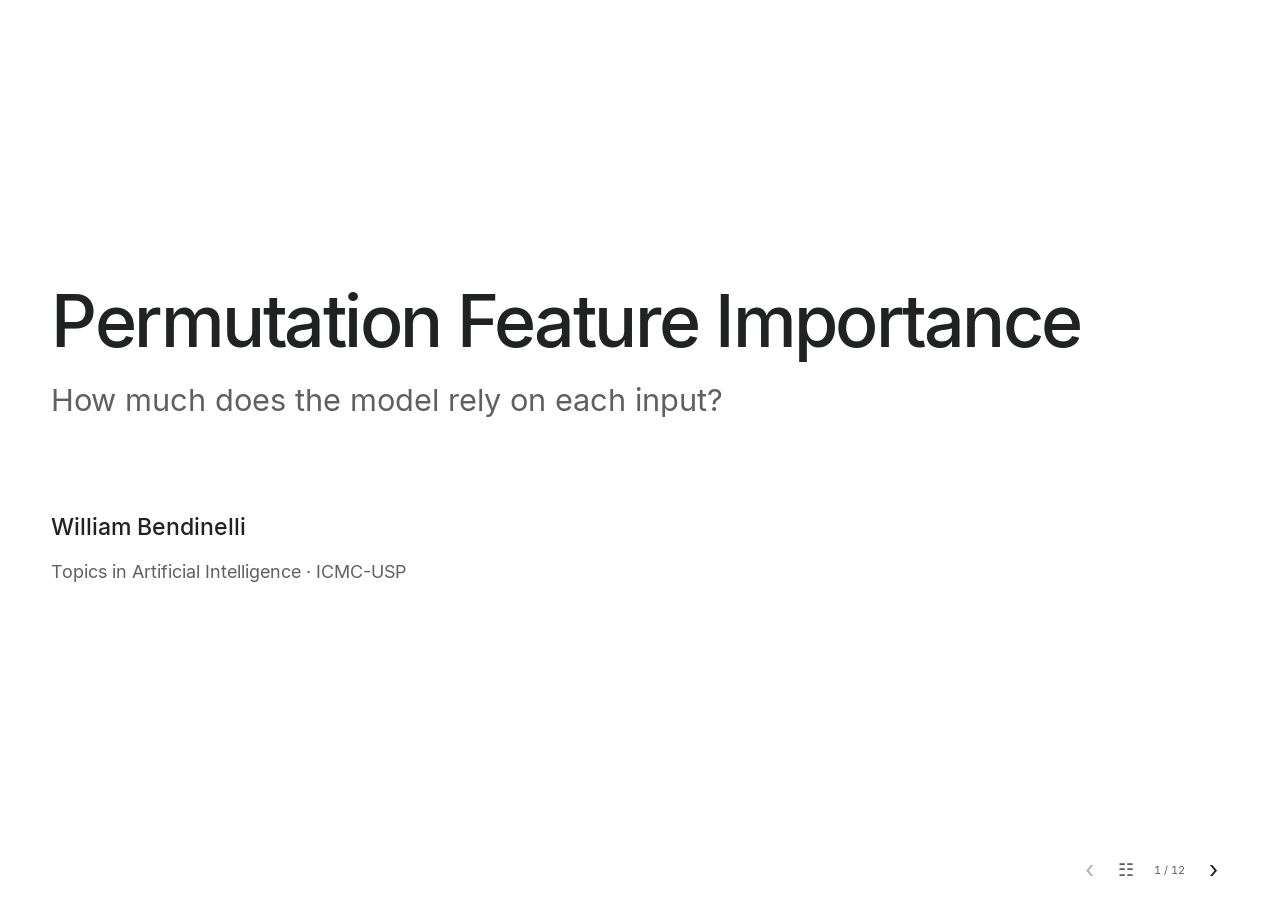
<file: modules/00-dataset/lecture/pfi-interactive/index.html>
<!doctype html>
<html lang="en"><head><meta charset="utf-8"><meta name="viewport" content="width=device-width,initial-scale=1"><title>PFI lesson has moved</title></head><body><p>The lesson now belongs to <a id="lesson" href="../../../10-pfi/lecture/pfi-interactive/index.html">module 10 · Permutation Feature Importance</a>.</p><script>const destination=new URL('../../../10-pfi/lecture/pfi-interactive/index.html',location.href);destination.hash=location.hash;document.getElementById('lesson').href=destination.href;location.replace(destination.href);</script></body></html>
</file>
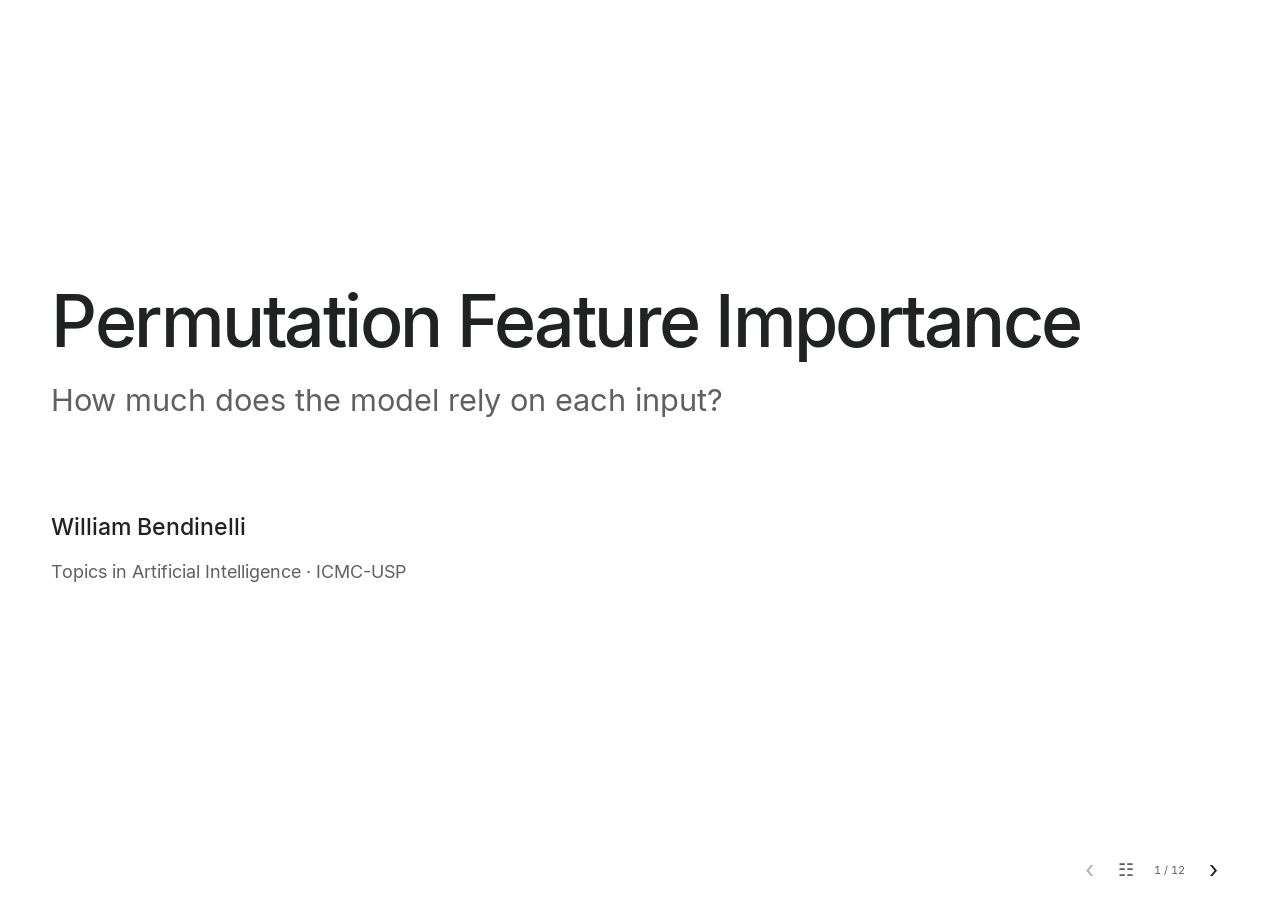
<file: modules/06-pfi/lecture/pfi-interactive/index.html>
<!doctype html>
<html lang="en">
<head><meta charset="utf-8"><meta name="viewport" content="width=device-width,initial-scale=1"><title>Permutation Feature Importance · A guided lecture</title><link rel="stylesheet" href="lecture.css?v=20261017-age-subgroups-v1"><link rel="stylesheet" href="pfi-example.css?v=20261017-final-review-v2"><script src="pfi-example.js?v=20261017-final-review-v2" defer></script><link rel="stylesheet" href="sequence.css?v=20261017-age-subgroups-v1"><script src="sequence.js?v=20261017-code-condensed-v1" defer></script><link rel="stylesheet" href="study.css?v=20261017-aligned-grid-v1"><script src="visual-aids.js?v=20261017-age-subgroups-v1" defer></script><script src="srag-compact.js?v=20261017-final-review-v2" defer></script><script src="theory-compact.js?v=20261017-final-review-v2" defer></script><script src="subgroup-pfi.js?v=20261017-age-subgroups-v1" defer></script><script src="age-subgroup-pfi.js?v=20261017-clean-closing-v1" defer></script><script src="study.js?v=20261017-readable-links-v1" defer></script><script src="lecture.js?v=20261017-readable-links-v1" defer></script><link rel="stylesheet" href="presentation-grid.css?v=20261017-footer-flow-v1"><link rel="stylesheet" href="visual-aids.css?v=20261017-age-subgroups-v1"><link rel="stylesheet" href="real-records.css?v=20261017-age-subgroups-v1"><link rel="stylesheet" href="navigation.css?v=20261017-stable-frame-v2"><link rel="stylesheet" href="subgroup-pfi.css?v=20261017-aligned-grid-v1"><link rel="stylesheet" href="age-subgroup-pfi.css?v=20261017-aligned-grid-v1"></head>
<body>
<main id="lecture">
<article id="context-slide" class="context-slide" aria-labelledby="lecture-title">
<div class="title-group"><h1 id="lecture-title">Permutation Feature Importance</h1><h2>Where does PFI fit?</h2></div>
<div id="map" class="molnar-map" role="group" aria-label="A route through Molnar’s classification of interpretation methods, not the steps of the PFI algorithm.">
<section class="molnar-taxonomy" aria-label="Interpretability categories">
<p class="molnar-eyebrow">Interpretability · our route</p>
<div class="molnar-route">
<button id="node-posthoc" class="molnar-node" data-concept="posthoc" type="button" aria-pressed="false"><span class="molnar-dot" aria-hidden="true"></span><span><strong>Post-hoc</strong><span class="molnar-description">After model training</span></span></button>
<button id="node-agnostic" class="molnar-node" data-concept="agnostic" type="button" aria-pressed="false"><span class="molnar-dot" aria-hidden="true"></span><span><strong>Model-agnostic</strong><span class="molnar-description">No model internals required</span></span></button>
<button id="node-global" class="molnar-node" data-concept="global" type="button" aria-pressed="false"><span class="molnar-dot" aria-hidden="true"></span><span><strong>Global</strong><span class="molnar-description">Across evaluation data</span></span></button>
<button id="node-importance" class="molnar-node" data-concept="importance" type="button" aria-pressed="false"><span class="molnar-dot" aria-hidden="true"></span><span><strong>Feature importance</strong><span class="molnar-description">Rank features by a stated definition</span></span></button>
</div>
</section>
<button id="node-pfi" class="molnar-node molnar-destination" data-concept="pfi" type="button" aria-pressed="false"><span class="molnar-eyebrow">Our focus</span><strong>Permutation<br>Feature Importance</strong><span class="molnar-description">Change in prediction error<br>after a shuffle.</span></button>
</div>
<div class="map-bottom"><p id="concept-caption" aria-live="polite">Molnar’s taxonomy locates the method; this is not the PFI algorithm.</p></div>
</article>
<article id="mechanism-slide" class="context-slide experiment-slide" hidden aria-labelledby="mechanism-title">
<div class="title-group"><h1 id="mechanism-title">The permutation experiment</h1><h2>Shuffle one input. Evaluate the same model.</h2></div>
<div class="experiment-layout">
<section class="column-scene" aria-labelledby="column-title">
<div class="scene-heading"><h3 id="column-title">Eight displayed SRAG rows</h3><div class="scene-motion"><p id="shuffle-state" class="sr-only" aria-live="polite">Original age column</p><label><span class="sr-only">Variable to shuffle</span><select id="mechanism-feature"><option value="0">Age</option><option value="1">Low oxygen</option></select></label><button id="motion-pause" aria-pressed="false">Pause</button><button id="motion-step">Next step ›</button></div></div>
<div class="patient-table-wrap"><div id="age-layer" class="age-layer" aria-hidden="true"></div><table class="patient-table"><caption class="sr-only">Eight receiver records from the first recorded full-test shuffle. Values can arrive from other test rows. Restore original inputs before each variable.</caption><thead><tr><th scope="col">Row</th><th scope="col" class="age-heading" title="Elapsed days from birth to symptom onset, converted to years">Age<br><small>years</small></th><th scope="col">Low oxygen</th><th scope="col">Observed<br>outcome</th><th scope="col">Original<br><small>p(death)</small></th><th scope="col">After shuffle<br><small>p(death)</small></th></tr></thead><tbody id="patient-rows"></tbody></table></div>
<p class="scene-note">Real receiver records; shuffled input combinations are artificial. ✓ / × at cutoff 0.50.</p>
</section>
<section class="experiment-reading" aria-labelledby="experiment-phase">
<p class="small-label">One column at a time</p><h3 id="experiment-phase" aria-live="polite">Evaluate the original inputs</h3>
<div class="model-flow"><span class="flow-label" id="model-input">Original inputs</span><span class="flow-line" aria-hidden="true"></span><div class="fixed-model"><strong>Same trained model</strong><span>XGBoost · parameters fixed</span></div><span class="flow-line" aria-hidden="true"></span><span class="flow-label">Compare predictions with the same outcomes</span></div>
<div class="error-comparison" id="error-comparison"><p class="small-label">Full temporal test · mean of 50 shuffles</p><div id="error-bars"></div><p id="error-impact" class="error-impact"></p><p class="error-caption">The original error is the reference. The second error follows the age permutation.</p></div>
<p id="demo-global-reading" class="demo-global-reading">The next slide uses the full temporal test.</p><button class="text-button" id="logloss-open" aria-haspopup="dialog">What is log loss? ↗</button>
</section>
</div>
<details class="experiment-details"><summary>Teaching subset and measured results</summary><div id="mechanism-scope-values"></div></details>
<div class="map-bottom"><p id="experiment-caption" aria-live="polite">The model, records and outcomes stay fixed. Only the age values move between rows.</p></div>
</article>
<article id="results-slide" class="context-slide results-slide" hidden aria-labelledby="results-title">
<div class="title-group"><h1 id="results-title">From error to importance</h1><h2>Permutation Feature Importance in our SRAG model</h2></div>
<div class="results-layout">
<section class="ranking-panel" aria-labelledby="ranking-title"><div class="ranking-heading"><div><h3 id="ranking-title">Most important inputs</h3></div><label class="scale-choice">Scale<select id="error-scale"><option value="difference">Difference</option><option value="ratio">Ratio</option></select></label></div>
<figure class="ranking-figure"><div class="chart-container"><div id="ranking-chart" aria-label="SRAG permutation importance chart"></div><div id="chart-tooltip" role="tooltip" hidden></div></div><p class="chart-motion-note"><span id="chart-state" aria-live="polite">Building the ranking…</span><button id="ranking-pause" class="text-button" aria-pressed="false">Pause</button><button id="ranking-replay" class="text-button">Replay ↻</button></p><figcaption id="ranking-caption">Same model and records in every permutation.</figcaption></figure>
</section>
<section class="theory-panel" aria-labelledby="theory-title"><p class="small-label">Molnar · the same experiment</p><h3 id="theory-title">How much did the error change?</h3>
<div class="formula-reading" data-scale="difference"><h4>Difference</h4><div class="formula" aria-label="Permutation importance equals permuted error minus original error"><img src="figures/equation-difference.svg" alt="FI sub j equals permuted error minus original error"></div><p>Extra error in the metric’s own units.<br><strong>0 means no change.</strong></p></div>
<div class="formula-reading" data-scale="ratio"><h4>Ratio</h4><div class="formula" aria-label="Permutation importance equals permuted error divided by original error"><img src="figures/equation-ratio.svg" alt="FI sub j equals permuted error divided by original error"></div><p>Error as a multiple of the original.<br><strong>1 means no change.</strong><br>Above 1: more error. Below 1: less error.</p></div>
<div class="age-result"><h4 id="feature-result-title">Age in the SRAG experiment</h4><dl class="error-values"><dt>Original log loss</dt><dd id="age-before"></dd><dt>After permutation, mean</dt><dd id="age-after"></dd></dl><p id="age-importance" class="age-importance"></p><p class="age-interpretation" id="age-interpretation"></p></div>
</section>
</div>
<div class="map-bottom"><p><span id="scale-explanation">Difference: the extra log loss error. Zero means no change.</span> The ranking stays the same because every feature shares the same original error.</p></div>
<details class="experiment-details"><summary>Study details and numerical evidence</summary><p id="study-details"></p><p>The whiskers show variation across column shuffles, conditional on this fitted model and evaluation set. They are not population confidence intervals. Log loss averages the negative natural logarithm of the probability assigned to the observed outcome.</p><p><a href="method.html#evidence" target="_blank" rel="noreferrer">Cross-slide aggregate evidence ↗</a></p><p>This is permutation importance for predictive performance. It does not establish a causal effect of a variable on death. Ratios below 1 are possible when shuffling reduces the error; 1 is a reference, not a lower bound. The top-ranked features shown here all increase mean error.</p><p><a href="method.html#protocol" target="_blank" rel="noreferrer">Technical sheet ↗</a> · <a href="method.html#evidence" target="_blank" rel="noreferrer">Aggregate evidence · PFI trace ↗</a> · <a href="https://christophm.github.io/interpretable-ml-book/feature-importance.html" target="_blank" rel="noreferrer">Molnar: difference and ratio ↗</a></p></details>
</article>
<article id="bridge-slide" class="context-slide sequence-slide" hidden aria-labelledby="bridge-title">
<div class="title-group"><h1 id="bridge-title"></h1><h2 id="bridge-subtitle"></h2></div>
<div id="bridge-content" class="bridge-content"></div>
<p id="bridge-takeaway" class="sequence-takeaway"></p>
<p class="molnar-note"><a href="https://christophm.github.io/interpretable-ml-book/feature-importance.html" target="_blank" rel="noreferrer">Molnar’s interpretation ↗</a><span id="bridge-molnar"></span></p>
<details class="sequence-notes"><summary>Why this slide is here</summary><div id="bridge-notes"></div></details>
</article>
<article id="walkthrough-slide" class="context-slide sequence-slide" hidden aria-labelledby="walkthrough-title">
<div class="title-group"><h1 id="walkthrough-title"></h1><h2 id="walkthrough-subtitle"></h2></div>
<div class="walkthrough-layout"><section class="code-panel" aria-label="Python walkthrough"><header><span>Python excerpt</span><span id="code-step-label"></span></header><div id="walkthrough-code"></div><a href="method.html#algorithm" target="_blank" rel="noreferrer">Algorithm and reproduction guide ↗</a></section><section id="code-reading" class="code-reading" aria-label="Recorded SRAG execution"></section></div>
<p id="walkthrough-caption" class="sequence-takeaway"></p>
<p class="molnar-note"><a href="https://christophm.github.io/interpretable-ml-book/feature-importance.html" target="_blank" rel="noreferrer">Molnar’s interpretation ↗</a><span id="code-molnar"></span></p>
<details class="sequence-notes"><summary>Connection to Raschka and numerical evidence</summary><p id="code-source-note"></p><p>The motion replays the recorded Python results. Each full-test shuffle uses the same fitted model, outcomes and evaluation rows. The table displays eight receiver rows from recorded full-test shuffle 1; the charts summarize all repeated full-test evaluations.</p><p><a href="method.html#evidence" target="_blank" rel="noreferrer">Aggregate evidence · PFI trace ↗</a> · <a href="method.html#protocol" target="_blank" rel="noreferrer">Technical sheet ↗</a></p></details>
</article>
<article id="study-slide" class="context-slide study-slide" hidden aria-labelledby="study-title">
<div class="title-group"><p id="study-kicker" class="study-kicker"></p><h1 id="study-title"></h1><h2 id="study-subtitle"></h2></div>
<div id="study-content" class="study-content"></div>
<p id="study-takeaway" class="sequence-takeaway"></p>
<details class="sequence-notes"><summary>Method, sources and teaching notes</summary><div id="study-notes"></div></details>
</article>
<footer class="lecture-footer"><nav class="slide-controls" aria-label="Slide navigation"><button id="previous" aria-label="Previous slide" disabled>‹</button><label><span class="sr-only">Choose slide</span><select id="select"></select></label><span id="position" aria-live="polite">1 / 12</span><button id="next" aria-label="Next slide">›</button></nav></footer>
</main>
<dialog id="logloss-dialog" aria-labelledby="logloss-title"><div class="dialog-heading"><p class="small-label">Reading the error</p><button id="logloss-close" aria-label="Close log loss explanation">Close ×</button></div><h2 id="logloss-title">A probability can be more or less wrong.</h2><p>Read the outcome: <strong>0 = survived; 1 = died.</strong> If the person died, use p(death). If the person survived, use 1 − p(death). This is the probability assigned to what happened. Its negative natural logarithm is the penalty; average the penalties across records.</p><img class="logloss-equation" src="figures/equation-logloss.svg" alt="Log loss equals minus the mean of y times the natural logarithm of p plus one minus y times the natural logarithm of one minus p"><div id="logloss-example"></div><p class="dialog-note">The example uses one displayed row from shuffle 1. The chart and ranking summarize the full temporal test across repeated shuffles. Log loss evaluates probability predictions; lower is better. ln denotes the natural logarithm. It is not a pure calibration statistic. Displayed values are rounded; calculations retain full precision.</p></dialog>
<span id="status" class="sr-only" role="status" aria-live="polite"></span>
</body>
</html>
</file>
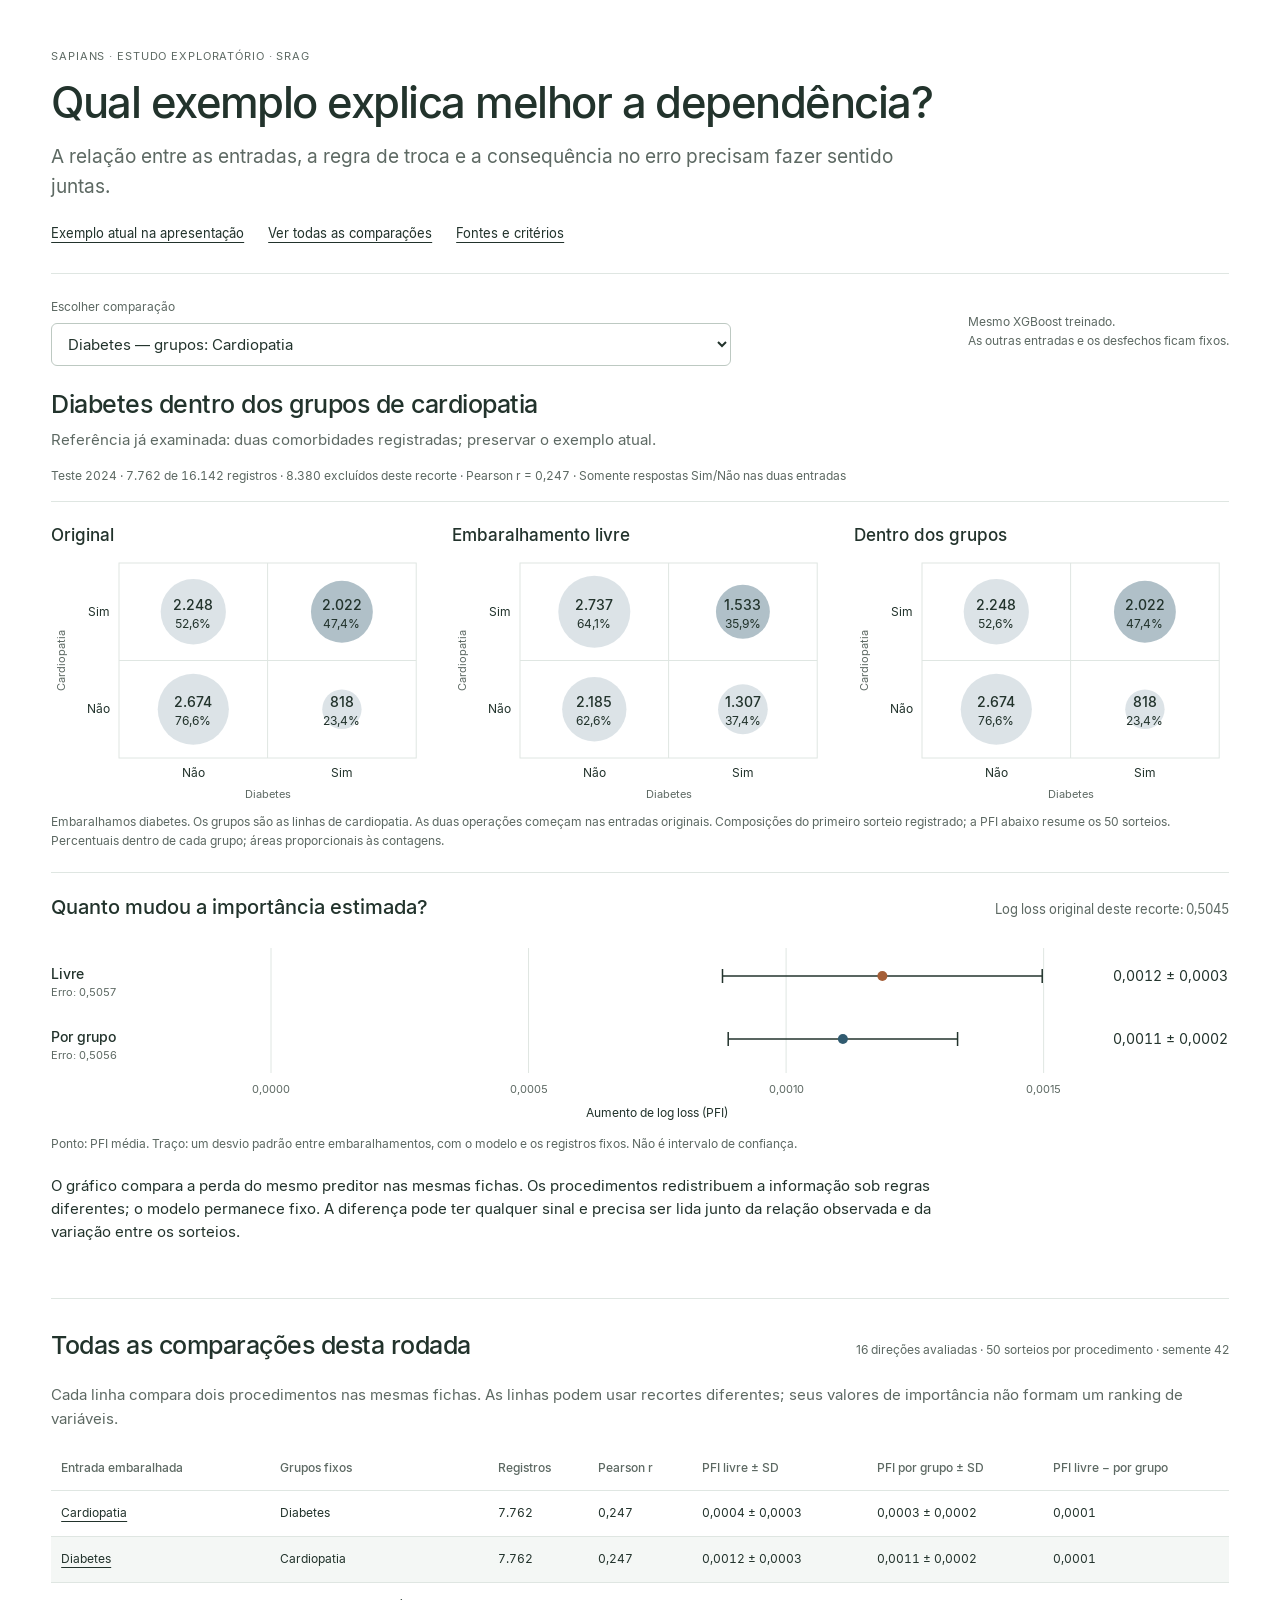
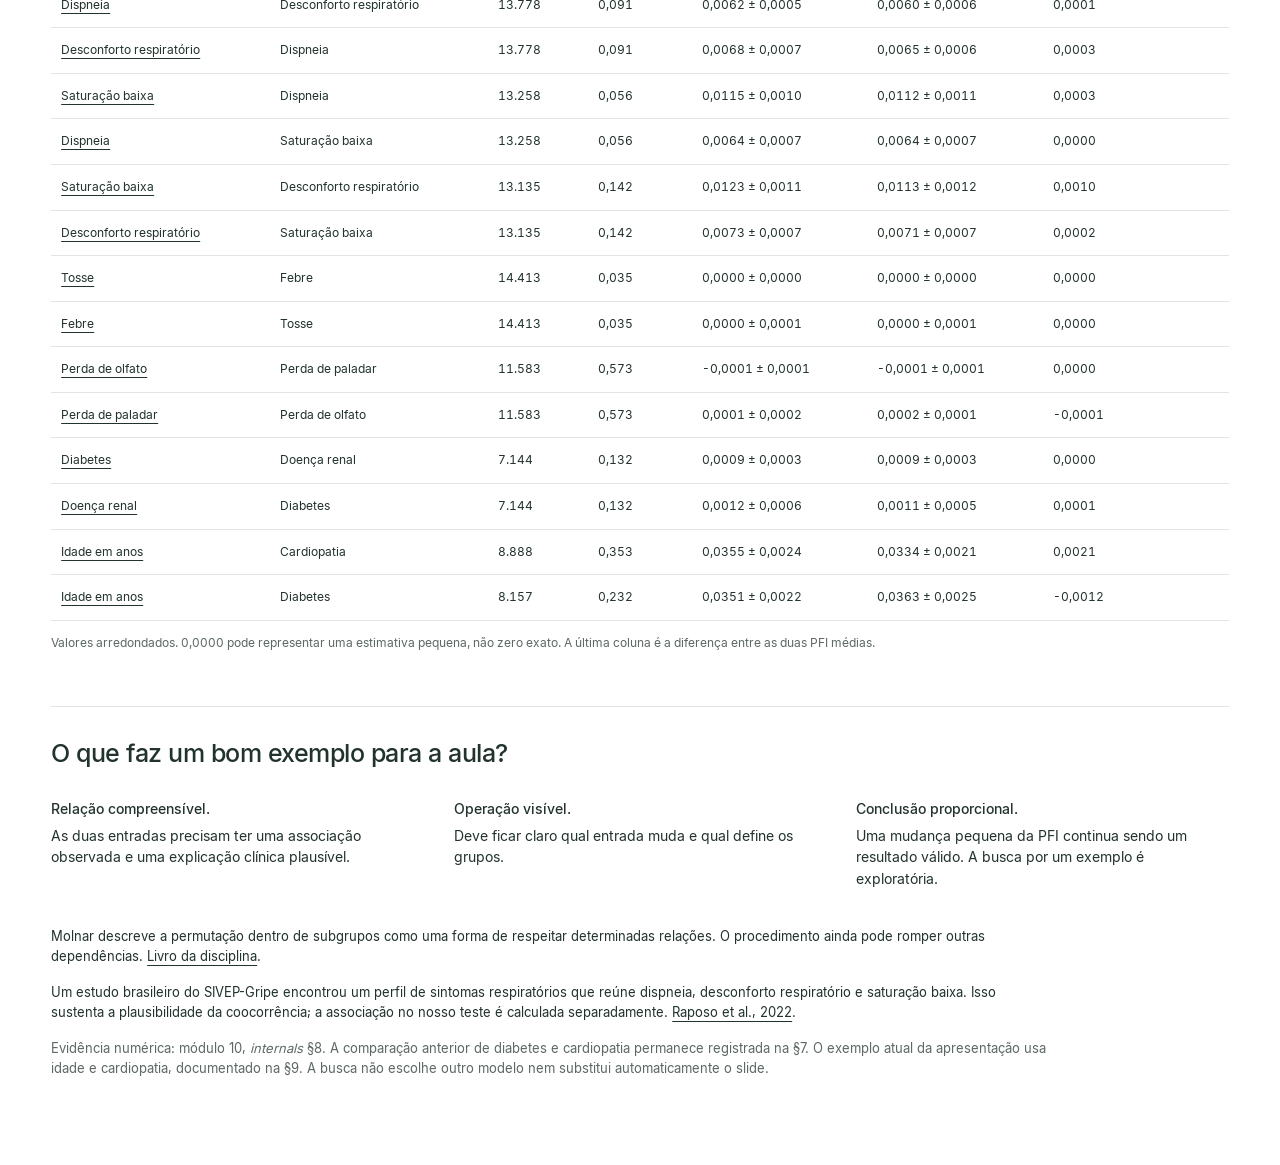
<file: modules/10-pfi/lecture/pair-comparison/index.html>
<!doctype html>
<html lang="pt-BR">
<head>
<meta charset="utf-8">
<meta name="viewport" content="width=device-width,initial-scale=1">
<title>Comparar exemplos de dependência · PFI e SRAG</title>
<link rel="stylesheet" href="comparison.css">
<script src="comparison.js" defer></script>
</head>
<body data-evidence="../../evidence/pfi_subgroup_candidates.json">
<main>
  <header class="page-header">
    <p class="eyebrow">SAPIANS · ESTUDO EXPLORATÓRIO · SRAG</p>
    <h1>Qual exemplo explica melhor a dependência?</h1>
    <p class="intro">A relação entre as entradas, a regra de troca e a consequência no erro precisam fazer sentido juntas.</p>
    <p class="page-links"><a href="../pfi-interactive/index.html#slide-dependence-results">Exemplo atual na apresentação</a><a href="#all-results">Ver todas as comparações</a><a href="#sources">Fontes e critérios</a></p>
  </header>
  <p id="load-status" role="status" aria-live="polite">Carregando a evidência registrada…</p>
  <section id="comparison" hidden aria-labelledby="comparison-title">
    <div class="selection-heading">
      <div><label for="candidate">Escolher comparação</label><select id="candidate"></select></div>
      <p class="fixed-model">Mesmo XGBoost treinado.<br>As outras entradas e os desfechos ficam fixos.</p>
    </div>
    <h2 id="comparison-title"></h2>
    <p id="candidate-purpose" class="secondary"></p>
    <p class="scope" id="scope"></p>
    <div class="chart-grid" id="compositions"></div>
    <p class="chart-note" id="composition-note"></p>
    <div class="error-heading"><h3>Quanto mudou a importância estimada?</h3><p id="baseline"></p></div>
    <div id="loss-chart"></div>
    <p class="chart-note">Ponto: PFI média. Traço: um desvio padrão entre embaralhamentos, com o modelo e os registros fixos. Não é intervalo de confiança.</p>
    <p id="reading" class="reading"></p>
  </section>
  <section id="all-results" hidden aria-labelledby="results-title">
    <div class="section-heading"><h2 id="results-title">Todas as comparações desta rodada</h2><p id="protocol-summary" class="secondary"></p></div>
    <p class="secondary">Cada linha compara dois procedimentos nas mesmas fichas. As linhas podem usar recortes diferentes; seus valores de importância não formam um ranking de variáveis.</p>
    <div class="table-scroll"><table><thead><tr><th>Entrada embaralhada</th><th>Grupos fixos</th><th>Registros</th><th>Pearson r</th><th>PFI livre ± SD</th><th>PFI por grupo ± SD</th><th>PFI livre − por grupo</th></tr></thead><tbody id="results-body"></tbody></table></div><p class="chart-note">Valores arredondados. 0,0000 pode representar uma estimativa pequena, não zero exato. A última coluna é a diferença entre as duas PFI médias.</p>
  </section>
  <section id="sources" aria-labelledby="sources-title">
    <h2 id="sources-title">O que faz um bom exemplo para a aula?</h2>
    <div class="criteria"><p><strong>Relação compreensível.</strong> As duas entradas precisam ter uma associação observada e uma explicação clínica plausível.</p><p><strong>Operação visível.</strong> Deve ficar claro qual entrada muda e qual define os grupos.</p><p><strong>Conclusão proporcional.</strong> Uma mudança pequena da PFI continua sendo um resultado válido. A busca por um exemplo é exploratória.</p></div>
    <p>Molnar descreve a permutação dentro de subgrupos como uma forma de respeitar determinadas relações. O procedimento ainda pode romper outras dependências. <a href="https://christophm.github.io/interpretable-ml-book/feature-importance.html#group-wise-pfi-example" target="_blank" rel="noopener">Livro da disciplina</a>.</p>
    <p>Um estudo brasileiro do SIVEP-Gripe encontrou um perfil de sintomas respiratórios que reúne dispneia, desconforto respiratório e saturação baixa. Isso sustenta a plausibilidade da coocorrência; a associação no nosso teste é calculada separadamente. <a href="https://pubmed.ncbi.nlm.nih.gov/35569253/" target="_blank" rel="noopener">Raposo et al., 2022</a>.</p>
    <p class="secondary">Evidência numérica: módulo 10, <em>internals</em> §8. A comparação anterior de diabetes e cardiopatia permanece registrada na §7. O exemplo atual da apresentação usa idade e cardiopatia, documentado na §9. A busca não escolhe outro modelo nem substitui automaticamente o slide.</p>
  </section>
</main>
</body>
</html>
</file>
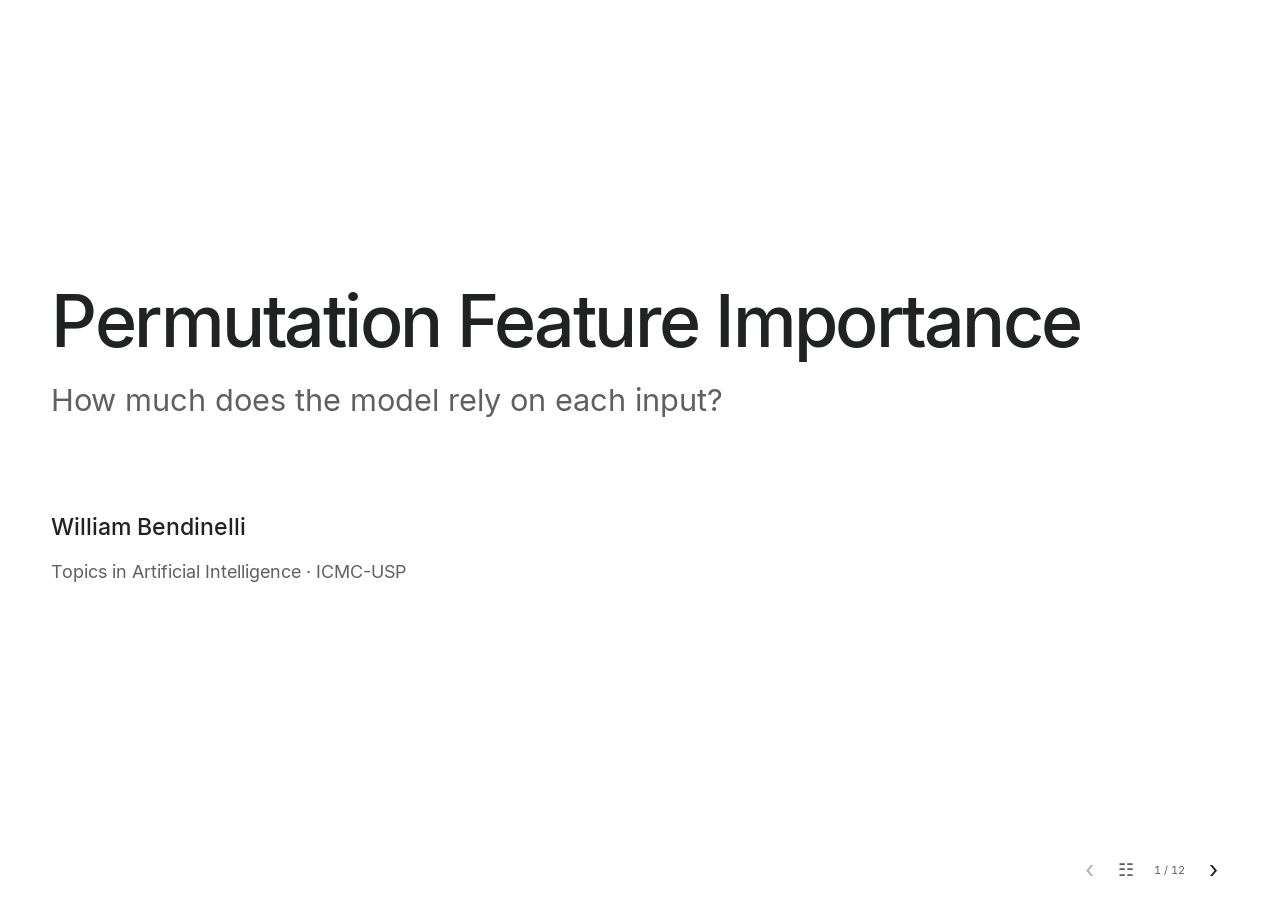
<file: modules/10-pfi/lecture/pfi-interactive/index.html>
<!doctype html>
<html lang="en">
<head><meta charset="utf-8"><meta name="viewport" content="width=device-width,initial-scale=1"><title>Permutation Feature Importance · A guided lecture</title><link rel="stylesheet" href="lecture.css?v=20261017-age-subgroups-v1"><link rel="stylesheet" href="pfi-example.css?v=20261017-final-review-v2"><script src="pfi-example.js?v=20261017-final-review-v2" defer></script><link rel="stylesheet" href="sequence.css?v=20261017-age-subgroups-v1"><script src="sequence.js?v=20261017-code-condensed-v1" defer></script><link rel="stylesheet" href="study.css?v=20261017-aligned-grid-v1"><script src="visual-aids.js?v=20261017-age-subgroups-v1" defer></script><script src="srag-compact.js?v=20261017-final-review-v2" defer></script><script src="theory-compact.js?v=20261017-final-review-v2" defer></script><script src="age-subgroup-pfi.js?v=20261017-clean-closing-v1" defer></script><script src="study.js?v=20261017-readable-links-v1" defer></script><script src="lecture.js?v=20261017-readable-links-v1" defer></script><link rel="stylesheet" href="presentation-grid.css?v=20261017-footer-flow-v1"><link rel="stylesheet" href="visual-aids.css?v=20261017-age-subgroups-v1"><link rel="stylesheet" href="real-records.css?v=20261017-age-subgroups-v1"><link rel="stylesheet" href="navigation.css?v=20261017-stable-frame-v2"><link rel="stylesheet" href="subgroup-pfi.css?v=20261017-aligned-grid-v1"><link rel="stylesheet" href="age-subgroup-pfi.css?v=20261017-aligned-grid-v1"></head>
<body>
<main id="lecture">
<article id="context-slide" class="context-slide" aria-labelledby="lecture-title">
<div class="title-group"><h1 id="lecture-title">Permutation Feature Importance</h1><h2>Where does PFI fit?</h2></div>
<div id="map" class="molnar-map" role="group" aria-label="A route through Molnar’s classification of interpretation methods, not the steps of the PFI algorithm.">
<section class="molnar-taxonomy" aria-label="Interpretability categories">
<p class="molnar-eyebrow">Interpretability · our route</p>
<div class="molnar-route">
<button id="node-posthoc" class="molnar-node" data-concept="posthoc" type="button" aria-pressed="false"><span class="molnar-dot" aria-hidden="true"></span><span><strong>Post-hoc</strong><span class="molnar-description">After model training</span></span></button>
<button id="node-agnostic" class="molnar-node" data-concept="agnostic" type="button" aria-pressed="false"><span class="molnar-dot" aria-hidden="true"></span><span><strong>Model-agnostic</strong><span class="molnar-description">No model internals required</span></span></button>
<button id="node-global" class="molnar-node" data-concept="global" type="button" aria-pressed="false"><span class="molnar-dot" aria-hidden="true"></span><span><strong>Global</strong><span class="molnar-description">Across evaluation data</span></span></button>
<button id="node-importance" class="molnar-node" data-concept="importance" type="button" aria-pressed="false"><span class="molnar-dot" aria-hidden="true"></span><span><strong>Feature importance</strong><span class="molnar-description">Rank features by a stated definition</span></span></button>
</div>
</section>
<button id="node-pfi" class="molnar-node molnar-destination" data-concept="pfi" type="button" aria-pressed="false"><span class="molnar-eyebrow">Our focus</span><strong>Permutation<br>Feature Importance</strong><span class="molnar-description">Change in prediction error<br>after a shuffle.</span></button>
</div>
<div class="map-bottom"><p id="concept-caption" aria-live="polite">Molnar’s taxonomy locates the method; this is not the PFI algorithm.</p></div>
</article>
<article id="mechanism-slide" class="context-slide experiment-slide" hidden aria-labelledby="mechanism-title">
<div class="title-group"><h1 id="mechanism-title">The permutation experiment</h1><h2>Shuffle one input. Evaluate the same model.</h2></div>
<div class="experiment-layout">
<section class="column-scene" aria-labelledby="column-title">
<div class="scene-heading"><h3 id="column-title">Eight displayed SRAG rows</h3><div class="scene-motion"><p id="shuffle-state" class="sr-only" aria-live="polite">Original age column</p><label><span class="sr-only">Variable to shuffle</span><select id="mechanism-feature"><option value="0">Age</option><option value="1">Low oxygen</option></select></label><button id="motion-pause" aria-pressed="false">Pause</button><button id="motion-step">Next step ›</button></div></div>
<div class="patient-table-wrap"><div id="age-layer" class="age-layer" aria-hidden="true"></div><table class="patient-table"><caption class="sr-only">Eight receiver records from the first recorded full-test shuffle. Values can arrive from other test rows. Restore original inputs before each variable.</caption><thead><tr><th scope="col">Row</th><th scope="col" class="age-heading" title="Elapsed days from birth to symptom onset, converted to years">Age<br><small>years</small></th><th scope="col">Low oxygen</th><th scope="col">Observed<br>outcome</th><th scope="col">Original<br><small>p(death)</small></th><th scope="col">After shuffle<br><small>p(death)</small></th></tr></thead><tbody id="patient-rows"></tbody></table></div>
<p class="scene-note">Real receiver records; shuffled input combinations are artificial. ✓ / × at cutoff 0.50.</p>
</section>
<section class="experiment-reading" aria-labelledby="experiment-phase">
<p class="small-label">One column at a time</p><h3 id="experiment-phase" aria-live="polite">Evaluate the original inputs</h3>
<div class="model-flow"><span class="flow-label" id="model-input">Original inputs</span><span class="flow-line" aria-hidden="true"></span><div class="fixed-model"><strong>Same trained model</strong><span>XGBoost · parameters fixed</span></div><span class="flow-line" aria-hidden="true"></span><span class="flow-label">Compare predictions with the same outcomes</span></div>
<div class="error-comparison" id="error-comparison"><p class="small-label">Full temporal test · mean of 50 shuffles</p><div id="error-bars"></div><p id="error-impact" class="error-impact"></p><p class="error-caption">The original error is the reference. The second error follows the age permutation.</p></div>
<p id="demo-global-reading" class="demo-global-reading">The next slide uses the full temporal test.</p><button class="text-button" id="logloss-open" aria-haspopup="dialog">What is log loss? ↗</button>
</section>
</div>
<details class="experiment-details"><summary>Teaching subset and measured results</summary><div id="mechanism-scope-values"></div></details>
<div class="map-bottom"><p id="experiment-caption" aria-live="polite">The model, records and outcomes stay fixed. Only the age values move between rows.</p></div>
</article>
<article id="results-slide" class="context-slide results-slide" hidden aria-labelledby="results-title">
<div class="title-group"><h1 id="results-title">From error to importance</h1><h2>Permutation Feature Importance in our SRAG model</h2></div>
<div class="results-layout">
<section class="ranking-panel" aria-labelledby="ranking-title"><div class="ranking-heading"><div><h3 id="ranking-title">Most important inputs</h3></div><label class="scale-choice">Scale<select id="error-scale"><option value="difference">Difference</option><option value="ratio">Ratio</option></select></label></div>
<figure class="ranking-figure"><div class="chart-container"><div id="ranking-chart" aria-label="SRAG permutation importance chart"></div><div id="chart-tooltip" role="tooltip" hidden></div></div><p class="chart-motion-note"><span id="chart-state" aria-live="polite">Building the ranking…</span><button id="ranking-pause" class="text-button" aria-pressed="false">Pause</button><button id="ranking-replay" class="text-button">Replay ↻</button></p><figcaption id="ranking-caption">Same model and records in every permutation.</figcaption></figure>
</section>
<section class="theory-panel" aria-labelledby="theory-title"><p class="small-label">Molnar · the same experiment</p><h3 id="theory-title">How much did the error change?</h3>
<div class="formula-reading" data-scale="difference"><h4>Difference</h4><div class="formula" aria-label="Permutation importance equals permuted error minus original error"><img src="figures/equation-difference.svg" alt="FI sub j equals permuted error minus original error"></div><p>Extra error in the metric’s own units.<br><strong>0 means no change.</strong></p></div>
<div class="formula-reading" data-scale="ratio"><h4>Ratio</h4><div class="formula" aria-label="Permutation importance equals permuted error divided by original error"><img src="figures/equation-ratio.svg" alt="FI sub j equals permuted error divided by original error"></div><p>Error as a multiple of the original.<br><strong>1 means no change.</strong><br>Above 1: more error. Below 1: less error.</p></div>
<div class="age-result"><h4 id="feature-result-title">Age in the SRAG experiment</h4><dl class="error-values"><dt>Original log loss</dt><dd id="age-before"></dd><dt>After permutation, mean</dt><dd id="age-after"></dd></dl><p id="age-importance" class="age-importance"></p><p class="age-interpretation" id="age-interpretation"></p></div>
</section>
</div>
<div class="map-bottom"><p><span id="scale-explanation">Difference: the extra log loss error. Zero means no change.</span> The ranking stays the same because every feature shares the same original error.</p></div>
<details class="experiment-details"><summary>Study details and numerical evidence</summary><p id="study-details"></p><p>The whiskers show variation across column shuffles, conditional on this fitted model and evaluation set. They are not population confidence intervals. Log loss averages the negative natural logarithm of the probability assigned to the observed outcome.</p><p><a href="method.html#evidence" target="_blank" rel="noreferrer">Cross-slide aggregate evidence ↗</a></p><p>This is permutation importance for predictive performance. It does not establish a causal effect of a variable on death. Ratios below 1 are possible when shuffling reduces the error; 1 is a reference, not a lower bound. The top-ranked features shown here all increase mean error.</p><p><a href="method.html#protocol" target="_blank" rel="noreferrer">Technical sheet ↗</a> · <a href="method.html#evidence" target="_blank" rel="noreferrer">Aggregate evidence · PFI trace ↗</a> · <a href="https://christophm.github.io/interpretable-ml-book/feature-importance.html" target="_blank" rel="noreferrer">Molnar: difference and ratio ↗</a></p></details>
</article>
<article id="bridge-slide" class="context-slide sequence-slide" hidden aria-labelledby="bridge-title">
<div class="title-group"><h1 id="bridge-title"></h1><h2 id="bridge-subtitle"></h2></div>
<div id="bridge-content" class="bridge-content"></div>
<p id="bridge-takeaway" class="sequence-takeaway"></p>
<p class="molnar-note"><a href="https://christophm.github.io/interpretable-ml-book/feature-importance.html" target="_blank" rel="noreferrer">Molnar’s interpretation ↗</a><span id="bridge-molnar"></span></p>
<details class="sequence-notes"><summary>Why this slide is here</summary><div id="bridge-notes"></div></details>
</article>
<article id="walkthrough-slide" class="context-slide sequence-slide" hidden aria-labelledby="walkthrough-title">
<div class="title-group"><h1 id="walkthrough-title"></h1><h2 id="walkthrough-subtitle"></h2></div>
<div class="walkthrough-layout"><section class="code-panel" aria-label="Python walkthrough"><header><span>Python excerpt</span><span id="code-step-label"></span></header><div id="walkthrough-code"></div><a href="method.html#algorithm" target="_blank" rel="noreferrer">Algorithm and reproduction guide ↗</a></section><section id="code-reading" class="code-reading" aria-label="Recorded SRAG execution"></section></div>
<p id="walkthrough-caption" class="sequence-takeaway"></p>
<p class="molnar-note"><a href="https://christophm.github.io/interpretable-ml-book/feature-importance.html" target="_blank" rel="noreferrer">Molnar’s interpretation ↗</a><span id="code-molnar"></span></p>
<details class="sequence-notes"><summary>Connection to Raschka and numerical evidence</summary><p id="code-source-note"></p><p>The motion replays the recorded Python results. Each full-test shuffle uses the same fitted model, outcomes and evaluation rows. The table displays eight receiver rows from recorded full-test shuffle 1; the charts summarize all repeated full-test evaluations.</p><p><a href="method.html#evidence" target="_blank" rel="noreferrer">Aggregate evidence · PFI trace ↗</a> · <a href="method.html#protocol" target="_blank" rel="noreferrer">Technical sheet ↗</a></p></details>
</article>
<article id="study-slide" class="context-slide study-slide" hidden aria-labelledby="study-title">
<div class="title-group"><p id="study-kicker" class="study-kicker"></p><h1 id="study-title"></h1><h2 id="study-subtitle"></h2></div>
<div id="study-content" class="study-content"></div>
<p id="study-takeaway" class="sequence-takeaway"></p>
<details class="sequence-notes"><summary>Method, sources and teaching notes</summary><div id="study-notes"></div></details>
</article>
<footer class="lecture-footer"><nav class="slide-controls" aria-label="Slide navigation"><button id="previous" aria-label="Previous slide" disabled>‹</button><label><span class="sr-only">Choose slide</span><select id="select"></select></label><span id="position" aria-live="polite">1 / 12</span><button id="next" aria-label="Next slide">›</button></nav></footer>
</main>
<dialog id="logloss-dialog" aria-labelledby="logloss-title"><div class="dialog-heading"><p class="small-label">Reading the error</p><button id="logloss-close" aria-label="Close log loss explanation">Close ×</button></div><h2 id="logloss-title">A probability can be more or less wrong.</h2><p>Read the outcome: <strong>0 = survived; 1 = died.</strong> If the person died, use p(death). If the person survived, use 1 − p(death). This is the probability assigned to what happened. Its negative natural logarithm is the penalty; average the penalties across records.</p><img class="logloss-equation" src="figures/equation-logloss.svg" alt="Log loss equals minus the mean of y times the natural logarithm of p plus one minus y times the natural logarithm of one minus p"><div id="logloss-example"></div><p class="dialog-note">The example uses one displayed row from shuffle 1. The chart and ranking summarize the full temporal test across repeated shuffles. Log loss evaluates probability predictions; lower is better. ln denotes the natural logarithm. It is not a pure calibration statistic. Displayed values are rounded; calculations retain full precision.</p></dialog>
<span id="status" class="sr-only" role="status" aria-live="polite"></span>
</body>
</html>
</file>
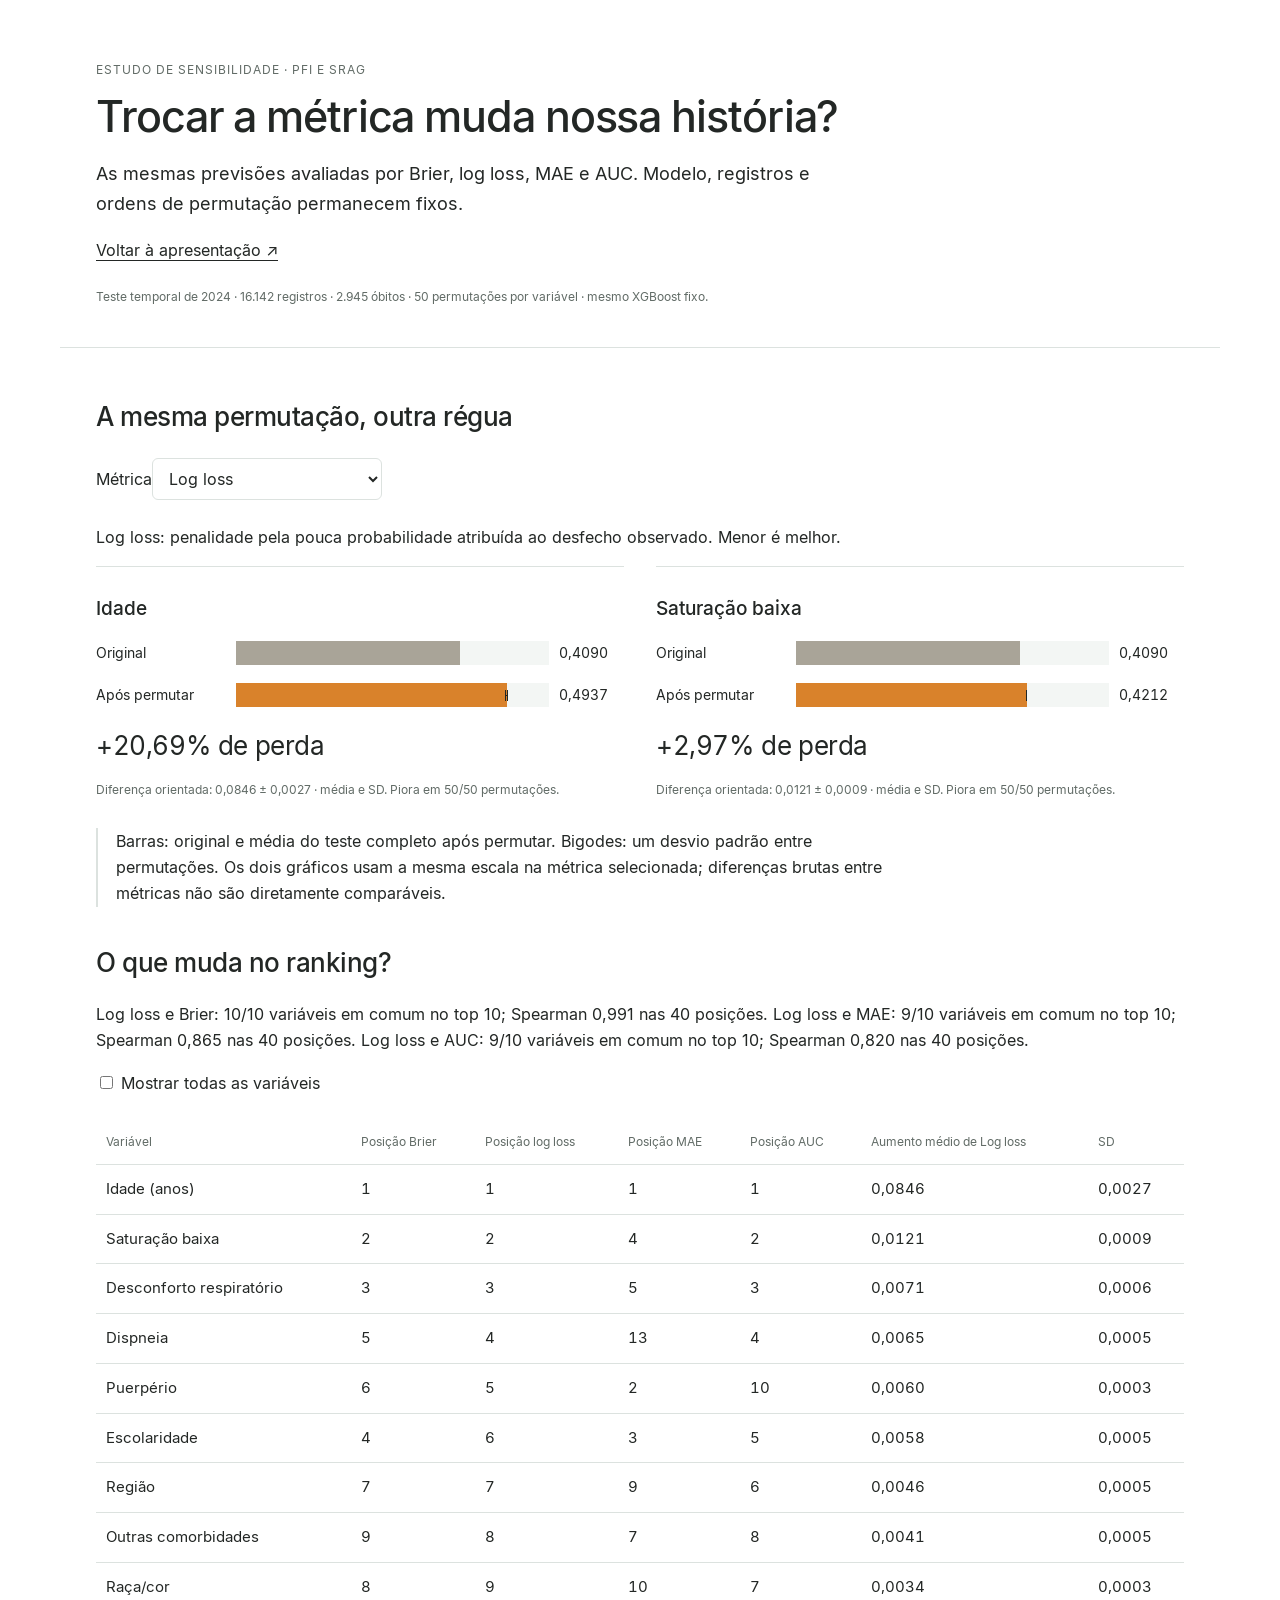
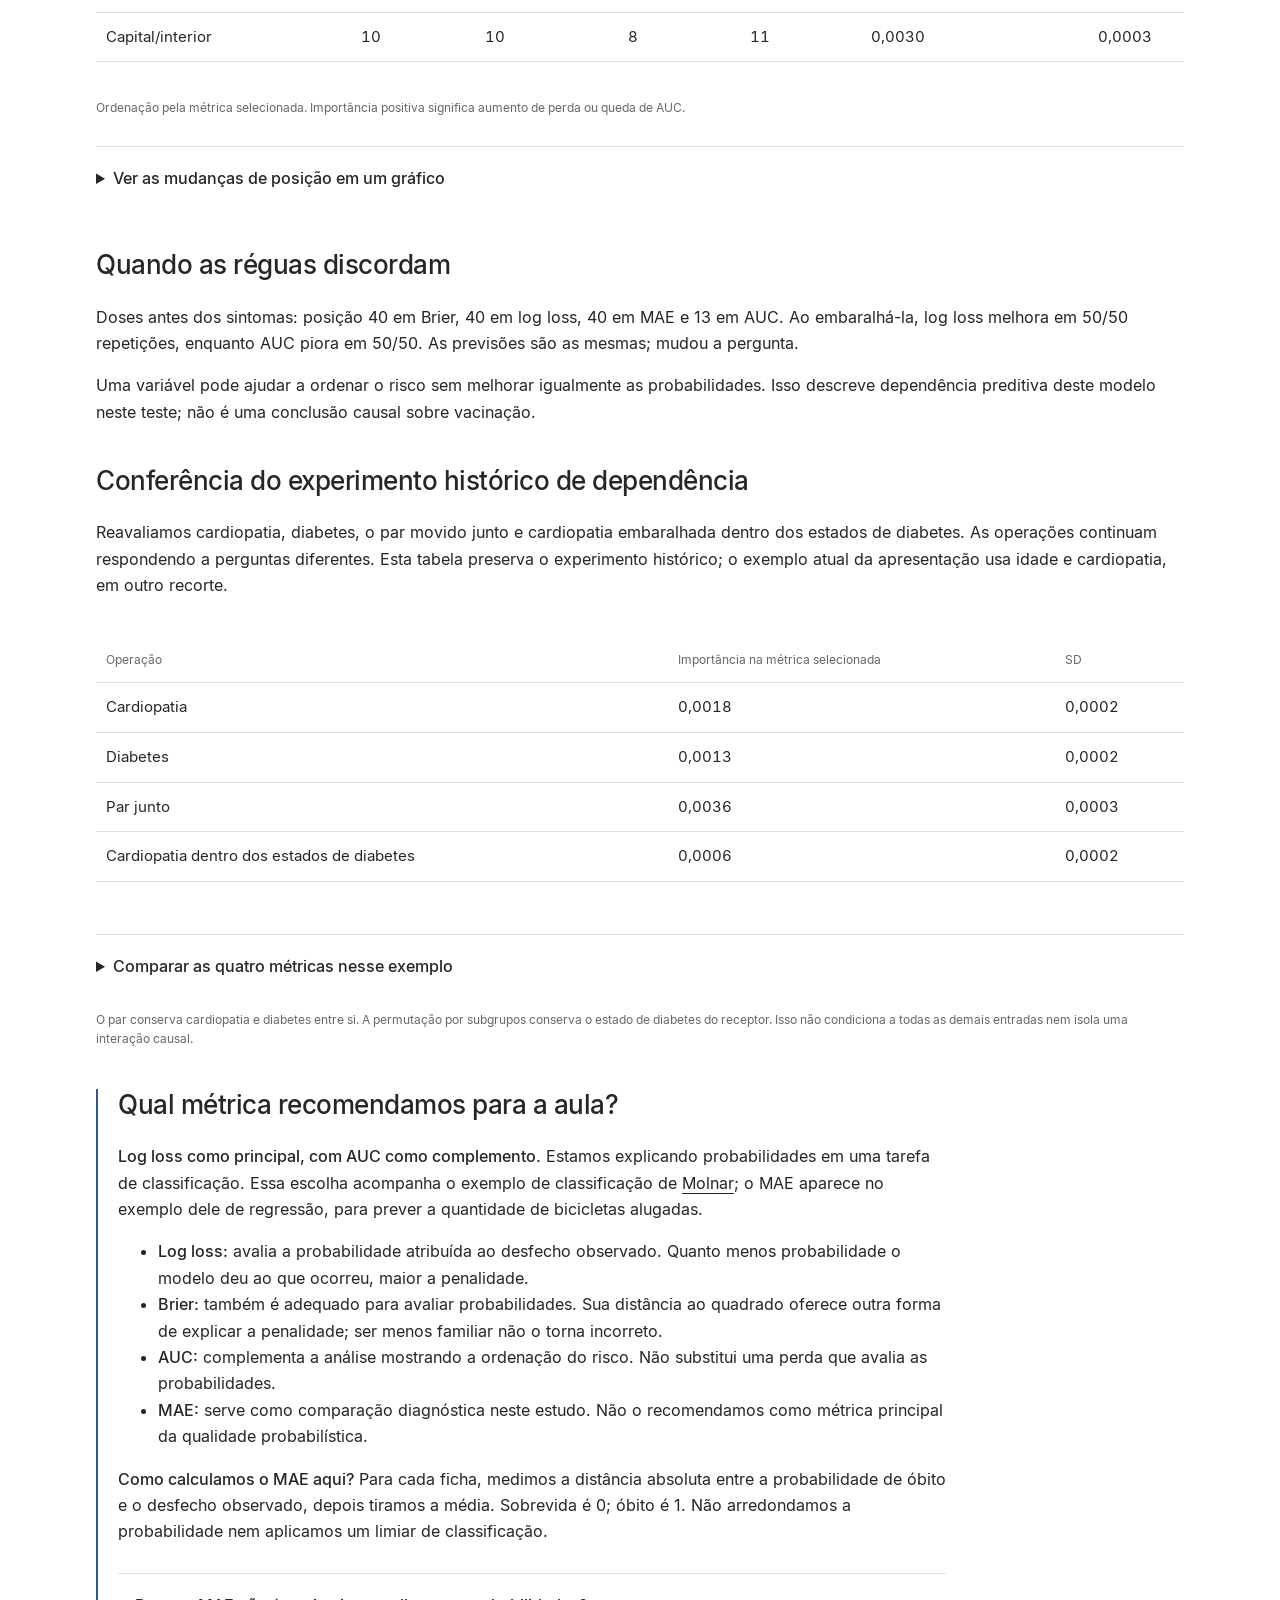
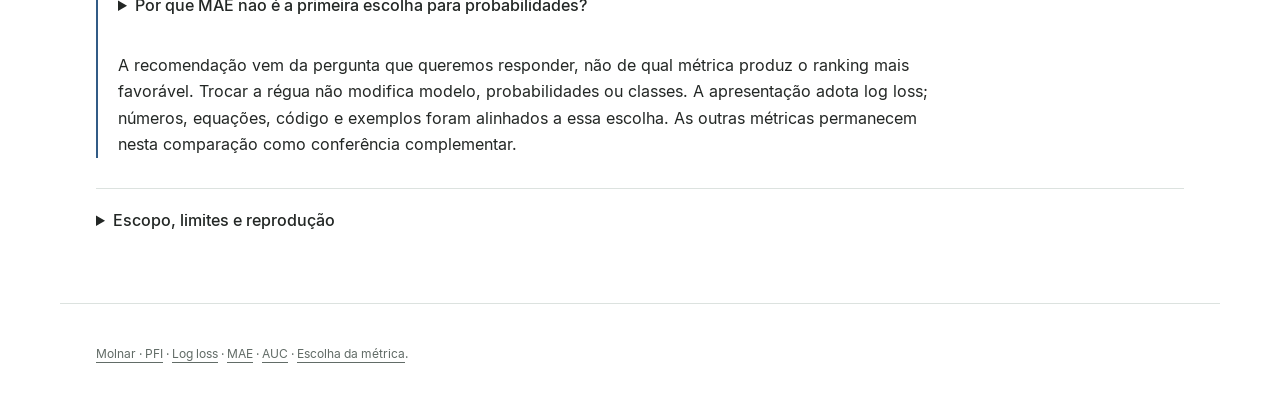
<file: modules/06-pfi/lecture/metric-comparison.html>
<!doctype html>
<html lang="pt-BR">
<head>
<meta charset="utf-8"><meta name="viewport" content="width=device-width,initial-scale=1">
<title>PFI · Brier, log loss, MAE ou AUC?</title>
<link rel="stylesheet" href="pfi-interactive/teacher-guide.css">
<style>
.controls{display:flex;gap:24px;align-items:end;flex-wrap:wrap;margin:24px 0}.charts{display:grid;grid-template-columns:1fr 1fr;gap:32px}.chart{border-top:1px solid var(--line);padding-top:10px}.bar-row{display:grid;grid-template-columns:130px minmax(80px,1fr) 65px;gap:10px;align-items:center;margin:18px 0;font-size:14px;font-variant-numeric:tabular-nums}.track{height:24px;position:relative;background:var(--soft)}.bar{height:100%;background:#d9822b}.bar.original{background:#a9a498}.whisker{position:absolute;top:12px;height:1px;background:var(--ink)}.whisker::before,.whisker::after{content:'';position:absolute;top:-5px;width:1px;height:11px;background:var(--ink)}.whisker::before{left:0}.whisker::after{right:0}.change{font-size:26px;letter-spacing:-.4px;font-variant-numeric:tabular-nums}.charts h3{margin-bottom:10px}.chart p{margin:12px 0}.recommended{border-left:2px solid #315b86;padding-left:20px;margin:30px 0;max-width:850px}main>section{margin-bottom:40px}img{width:100%;height:auto;display:block}figure{margin:24px 0}figcaption{font-size:13px;color:var(--muted)}#protocol{margin-top:24px}#error{color:var(--bad)}
.mae-diagnostic{border-left:2px solid #d9822b;background:var(--soft);padding:16px 20px;margin:24px 0}.mae-diagnostic h3{margin:0 0 10px}.mae-scores{display:flex;gap:28px;flex-wrap:wrap}.mae-scores p{margin:0 0 12px}.mae-scores strong{display:block;font-size:24px;font-variant-numeric:tabular-nums}.mae-diagnostic>p{margin:8px 0 0}
@media(max-width:760px){.charts{grid-template-columns:1fr}.bar-row{grid-template-columns:105px minmax(65px,1fr) 60px;gap:8px}}
</style>
</head>
<body>
<header><p class="eyebrow">Estudo de sensibilidade · PFI e SRAG</p><h1>Trocar a métrica muda nossa história?</h1><p class="lead">As mesmas previsões avaliadas por Brier, log loss, MAE e AUC. Modelo, registros e ordens de permutação permanecem fixos.</p><p><a href="pfi-interactive/index.html#slide-62">Voltar à apresentação ↗</a></p><p id="protocol" class="source-note">Carregando o protocolo registrado…</p></header>
<main>
<p id="error" hidden>Não foi possível carregar a evidência. Abra pelo servidor HTTP da aula.</p>
<section><h2>A mesma permutação, outra régua</h2><div class="controls"><label for="metric">Métrica<select id="metric"><option value="logloss">Log loss</option><option value="brier">Brier</option><option value="mae">MAE nas probabilidades</option><option value="auc">AUC</option></select></label></div><p id="metric-note"></p><aside id="mae-diagnostic" class="mae-diagnostic" hidden aria-live="polite"><h3>MAE menor significa melhores probabilidades?</h3><div class="mae-scores"><p>Probabilidades do XGBoost<strong id="mae-model-value"></strong></p><p>Probabilidade de óbito sempre zero<strong id="mae-zero-value"></strong></p></div><p id="mae-comparator-note"></p><p class="source-note">Se calculássemos MAE nas classes previstas, ele seria a taxa de erro de classificação. Aqui avaliamos as probabilidades contínuas.</p></aside><div class="charts" aria-live="polite"><article class="chart"><h3>Idade</h3><div id="age-chart"></div><p id="age-change" class="change"></p><p id="age-sd" class="source-note"></p></article><article class="chart"><h3>Saturação baixa</h3><div id="oxygen-chart"></div><p id="oxygen-change" class="change"></p><p id="oxygen-sd" class="source-note"></p></article></div><p class="scope">Barras: original e média do teste completo após permutar. Bigodes: um desvio padrão entre permutações. Os dois gráficos usam a mesma escala na métrica selecionada; diferenças brutas entre métricas não são diretamente comparáveis.</p></section>
<section><h2>O que muda no ranking?</h2><p id="agreement"></p><label><input id="all-features" type="checkbox"> Mostrar todas as variáveis</label><div class="table-wrap"><table><thead><tr><th>Variável</th><th>Posição Brier</th><th>Posição log loss</th><th>Posição MAE</th><th>Posição AUC</th><th id="importance-heading">Importância média</th><th>SD</th></tr></thead><tbody id="rank-rows"></tbody></table></div><p class="source-note">Ordenação pela métrica selecionada. Importância positiva significa aumento de perda ou queda de AUC.</p><details><summary>Ver as mudanças de posição em um gráfico</summary><figure><img src="../figures/metricas-ranking.png" alt="Matriz de posições: cada linha representa a mesma variável; as colunas mostram sua posição em Brier, log loss, MAE e AUC."><figcaption>Cada linha representa a mesma variável; as colunas mostram sua posição nas quatro métricas.</figcaption></figure></details></section>
<section><h2>Quando as réguas discordam</h2><p id="different"></p><p>Uma variável pode ajudar a ordenar o risco sem melhorar igualmente as probabilidades. Isso descreve dependência preditiva deste modelo neste teste; não é uma conclusão causal sobre vacinação.</p></section>
<section><h2>Conferência do experimento histórico de dependência</h2><p>Reavaliamos cardiopatia, diabetes, o par movido junto e cardiopatia embaralhada dentro dos estados de diabetes. As operações continuam respondendo a perguntas diferentes. Esta tabela preserva o experimento histórico; o exemplo atual da apresentação usa idade e cardiopatia, em outro recorte.</p><div class="table-wrap"><table><thead><tr><th>Operação</th><th>Importância na métrica selecionada</th><th>SD</th></tr></thead><tbody id="dependence-rows"></tbody></table></div><details><summary>Comparar as quatro métricas nesse exemplo</summary><figure><img src="../figures/metricas-dependencia.png" alt="Aumento de Brier, log loss e MAE e queda de AUC nas quatro operações de dependência, com desvio padrão."></figure></details><p class="source-note">O par conserva cardiopatia e diabetes entre si. A permutação por subgrupos conserva o estado de diabetes do receptor. Isso não condiciona a todas as demais entradas nem isola uma interação causal.</p></section>
<section class="recommended"><h2>Qual métrica recomendamos para a aula?</h2><p><strong>Log loss como principal, com AUC como complemento.</strong> Estamos explicando probabilidades em uma tarefa de classificação. Essa escolha acompanha o exemplo de classificação de <a href="https://christophm.github.io/interpretable-ml-book/feature-importance.html">Molnar</a>; o MAE aparece no exemplo dele de regressão, para prever a quantidade de bicicletas alugadas.</p><ul><li><strong>Log loss:</strong> avalia a probabilidade atribuída ao desfecho observado. Quanto menos probabilidade o modelo deu ao que ocorreu, maior a penalidade.</li><li><strong>Brier:</strong> também é adequado para avaliar probabilidades. Sua distância ao quadrado oferece outra forma de explicar a penalidade; ser menos familiar não o torna incorreto.</li><li><strong>AUC:</strong> complementa a análise mostrando a ordenação do risco. Não substitui uma perda que avalia as probabilidades.</li><li><strong>MAE:</strong> serve como comparação diagnóstica neste estudo. Não o recomendamos como métrica principal da qualidade probabilística.</li></ul><p><strong>Como calculamos o MAE aqui?</strong> Para cada ficha, medimos a distância absoluta entre a probabilidade de óbito e o desfecho observado, depois tiramos a média. Sobrevida é 0; óbito é 1. Não arredondamos a probabilidade nem aplicamos um limiar de classificação.</p><details><summary>Por que MAE não é a primeira escolha para probabilidades?</summary><p>Ele não é uma regra de pontuação própria para probabilidades: pode favorecer uma previsão extrema em vez da chance real. Brier e log loss incentivam a probabilidade correta em média. Essa distinção decorre da <a href="https://scikit-learn.org/stable/modules/model_evaluation.html#which-scoring-function-should-i-use">propriedade que cada perda procura estimar</a>.</p></details><p>A recomendação vem da pergunta que queremos responder, não de qual métrica produz o ranking mais favorável. Trocar a régua não modifica modelo, probabilidades ou classes. A apresentação adota log loss; números, equações, código e exemplos foram alinhados a essa escolha. As outras métricas permanecem nesta comparação como conferência complementar.</p></section>
<details><summary>Escopo, limites e reprodução</summary><p>Teste temporal já observado: análise exploratória. A escolha didática da métrica deve vir da pergunta, não da busca de um ranking mais favorável. Não selecionamos outro modelo com esta comparação.</p><p>A janela de fichas não estima PFI global. As três perdas podem melhorar em fichas isoladas; mudar de perda não garante que cada ficha piore. AUC não fornece uma perda por ficha.</p><p>SD varia as ordens com modelo e teste fixos. Não é um intervalo de confiança entre pacientes, entre modelos ou de transporte para outra população. As posições próximas ao limite do top dez podem variar entre sorteios.</p><p>Evidência: <a href="../notebooks/pfi_walkthrough.ipynb">walkthrough §8</a> e <a href="../evidence/pfi_metric_comparison.json">resultados completos</a>.</p></details>
</main>
<footer><p><a href="https://christophm.github.io/interpretable-ml-book/feature-importance.html">Molnar · PFI</a> · <a href="https://scikit-learn.org/stable/modules/generated/sklearn.metrics.log_loss.html">Log loss</a> · <a href="https://scikit-learn.org/stable/modules/generated/sklearn.metrics.mean_absolute_error.html">MAE</a> · <a href="https://scikit-learn.org/stable/modules/generated/sklearn.metrics.roc_auc_score.html">AUC</a> · <a href="https://scikit-learn.org/stable/modules/model_evaluation.html#which-scoring-function-should-i-use">Escolha da métrica</a>.</p></footer>
<script>
(() => {
 const el=id=>document.getElementById(id),labels={brier:'Brier',logloss:'Log loss',mae:'MAE',auc:'AUC'};
 const f=(x,n=4)=>Number(x).toLocaleString('pt-BR',{minimumFractionDigits:n,maximumFractionDigits:n});
 const descriptions={brier:'Brier: distância ao quadrado entre probabilidade e desfecho, seguida da média. Menor é melhor.',logloss:'Log loss: penalidade pela pouca probabilidade atribuída ao desfecho observado. Menor é melhor.',mae:'MAE: distância absoluta entre a probabilidade de óbito e o desfecho observado (0 ou 1), seguida da média. Usamos a probabilidade contínua, sem limiar. Menor é melhor.',auc:'AUC: ordenação de risco entre registros com óbito e sobrevida. Maior é melhor.'};
 let evidence;
 function bars(id,row,metric,limit){
  const r=row.metrics[metric];
  const mark=(label,value,sd,original)=>`<div class="bar-row"><span>${label}</span><div class="track"><div class="bar ${original?'original':''}" style="width:${value/limit*100}%"></div>${sd?`<span class="whisker" aria-hidden="true" style="left:${(value-sd)/limit*100}%;width:${2*sd/limit*100}%"></span>`:''}</div><span>${f(value)}</span></div>`;
  el(id+'-chart').innerHTML=mark('Original',r.before,0,true)+mark('Após permutar',r.after_mean,r.after_sd,false);
  el(id+'-change').textContent=metric==='auc'?`Queda de ${f(r.importance_mean)} AUC`:`${r.relative_increase_percent>=0?'+':''}${f(r.relative_increase_percent,2)}% de perda`;
  el(id+'-sd').textContent=`Diferença orientada: ${f(r.importance_mean)} ± ${f(r.importance_sd)} · média e SD. Piora em ${r.worse_repeats}/${evidence.protocol.repeats} permutações.`;
 }
 function render(){
  if(!evidence)return;
  const metric=el('metric').value,byFeature=Object.fromEntries(evidence.features.map(r=>[r.feature,r]));
  el('metric-note').textContent=descriptions[metric];
  el('mae-diagnostic').hidden=metric!=='mae';
  if(metric==='mae'){
   const c=evidence.mae_comparators;
   el('mae-model-value').textContent=f(c.model_probabilities);
   el('mae-zero-value').textContent=f(c.always_zero);
   el('mae-comparator-note').textContent=c.always_zero<c.model_probabilities?'Prever sempre sobrevivência vence nesta régua. A regra aproveita a maioria de sobreviventes e ignora o risco individual; isso não comprova melhores probabilidades nem um modelo clínico melhor.':'A comparação com uma previsão constante ajuda a interpretar o MAE. Sozinho, ele não comprova melhores probabilidades nem um modelo clínico melhor.';
  }
  const focus=[byFeature.idade_anos,byFeature.saturacao].map(row=>row.metrics[metric]);
  const limit=Math.max(...focus.flatMap(r=>[r.before,r.after_mean+r.after_sd]))*1.15;
  bars('age',byFeature.idade_anos,metric,limit);bars('oxygen',byFeature.saturacao,metric,limit);
  const selected=evidence.features.slice().sort((a,b)=>a.metrics[metric].rank-b.metrics[metric].rank).slice(0,el('all-features').checked?evidence.features.length:10);
  el('rank-rows').innerHTML=selected.map(r=>`<tr><td>${r.label}</td><td>${r.metrics.brier.rank}</td><td>${r.metrics.logloss.rank}</td><td>${r.metrics.mae.rank}</td><td>${r.metrics.auc.rank}</td><td>${f(r.metrics[metric].importance_mean)}</td><td>${f(r.metrics[metric].importance_sd)}</td></tr>`).join('');
  el('importance-heading').textContent=metric==='auc'?'Queda média de AUC':`Aumento médio de ${labels[metric]}`;
  el('dependence-rows').innerHTML=evidence.dependence.map(r=>`<tr><td>${({cardiopati:'Cardiopatia',diabetes:'Diabetes',joint:'Par junto',within:'Cardiopatia dentro dos estados de diabetes'})[r.key]}</td><td>${f(r.metrics[metric].importance_mean)}</td><td>${f(r.metrics[metric].importance_sd)}</td></tr>`).join('');
  const comparisons=evidence.agreement.filter(r=>r.left===metric||r.right===metric);
  el('agreement').textContent=comparisons.map(r=>{const other=r.left===metric?r.right:r.left;return `${labels[metric]} e ${labels[other]}: ${r.top10_common}/10 variáveis em comum no top 10; Spearman ${f(r.spearman,3)} nas ${evidence.features.length} posições.`;}).join(' ');
  const p=byFeature.n_doses_antes_do_sintoma.metrics;
  el('different').textContent=`Doses antes dos sintomas: posição ${p.brier.rank} em Brier, ${p.logloss.rank} em log loss, ${p.mae.rank} em MAE e ${p.auc.rank} em AUC. Ao embaralhá-la, log loss melhora em ${p.logloss.better_repeats}/${evidence.protocol.repeats} repetições, enquanto AUC piora em ${p.auc.worse_repeats}/${evidence.protocol.repeats}. As previsões são as mesmas; mudou a pergunta.`;
 }
 el('metric').addEventListener('change',render);el('all-features').addEventListener('change',render);
 fetch('../evidence/pfi_metric_comparison.json').then(r=>{if(!r.ok)throw Error('Unavailable evidence');return r.json();}).then(data=>{
  evidence=data;const p=data.protocol;
  el('protocol').textContent=`Teste temporal de ${p.period} · ${p.n_evaluation.toLocaleString('pt-BR')} registros · ${p.events.toLocaleString('pt-BR')} óbitos · ${p.repeats} permutações por variável · mesmo XGBoost fixo.`;
  render();
 }).catch(()=>{el('error').hidden=false;});
})();
</script>
</body>
</html>
</file>
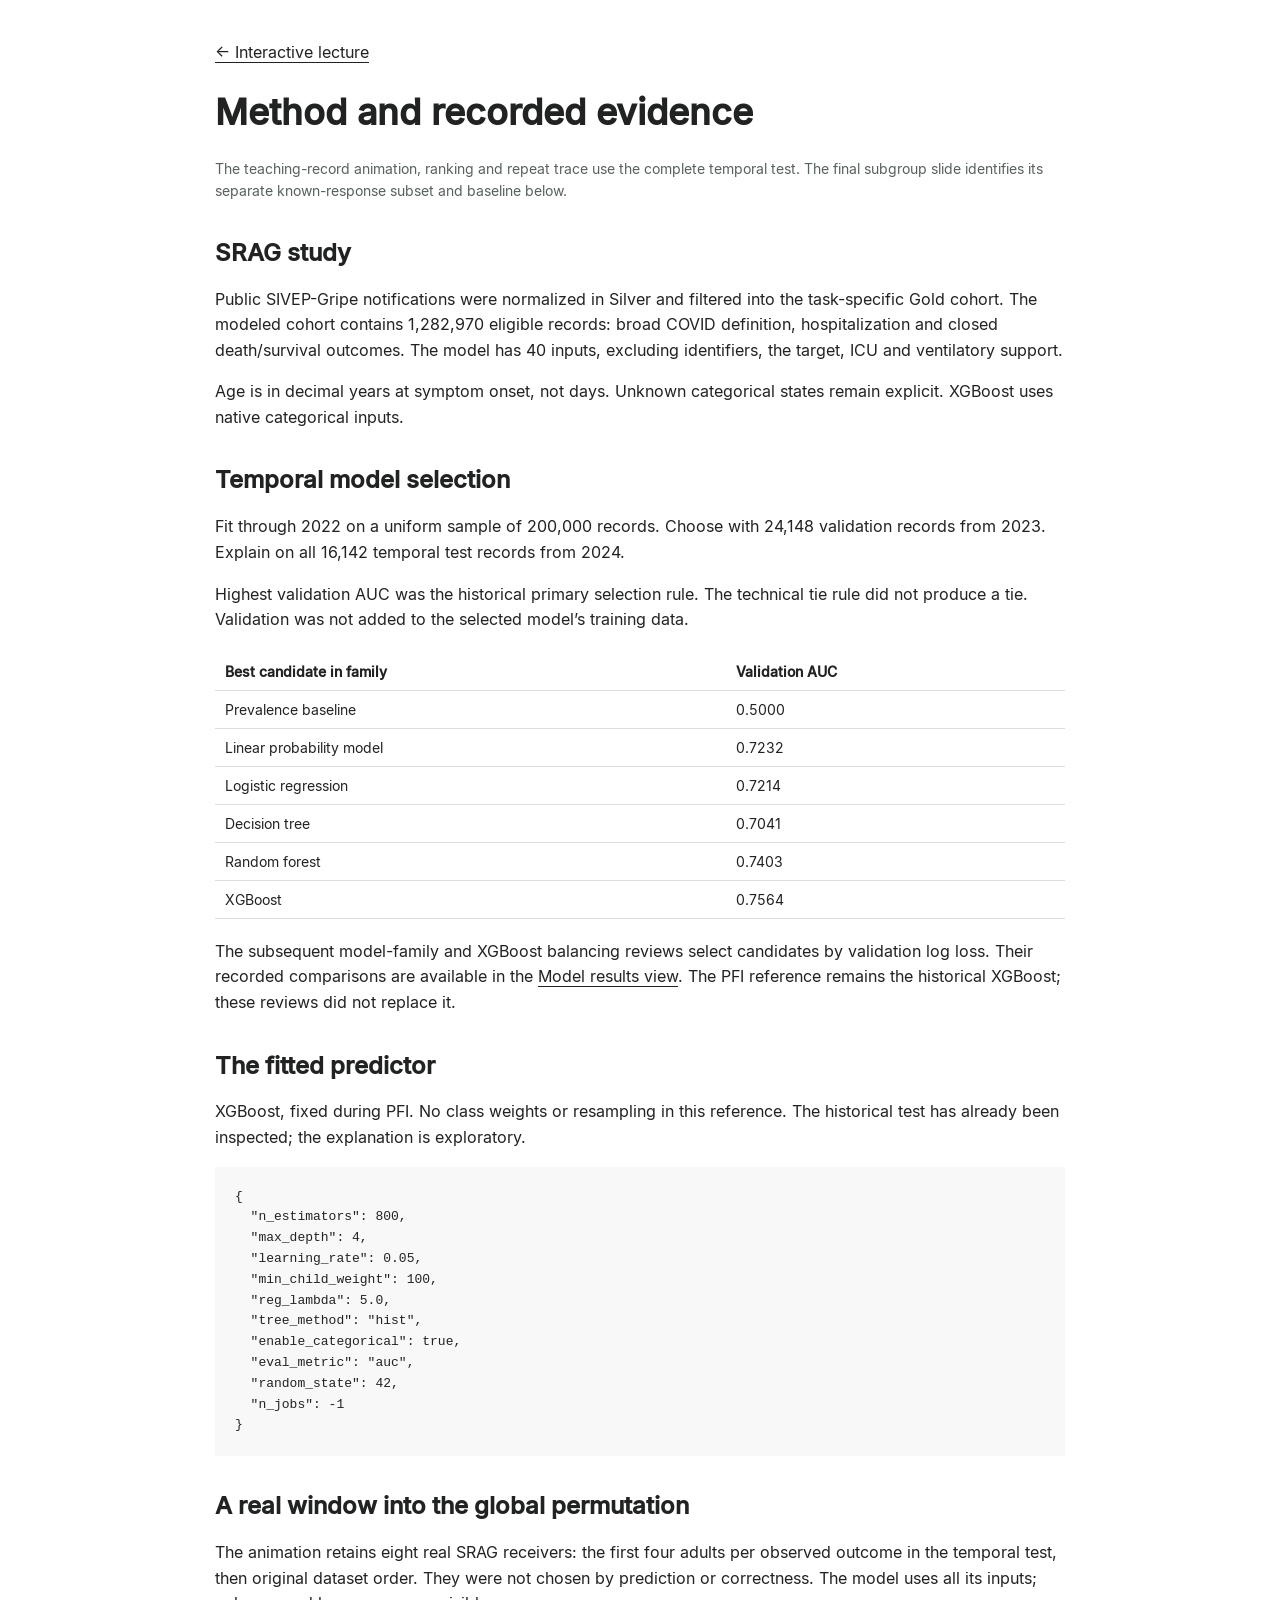
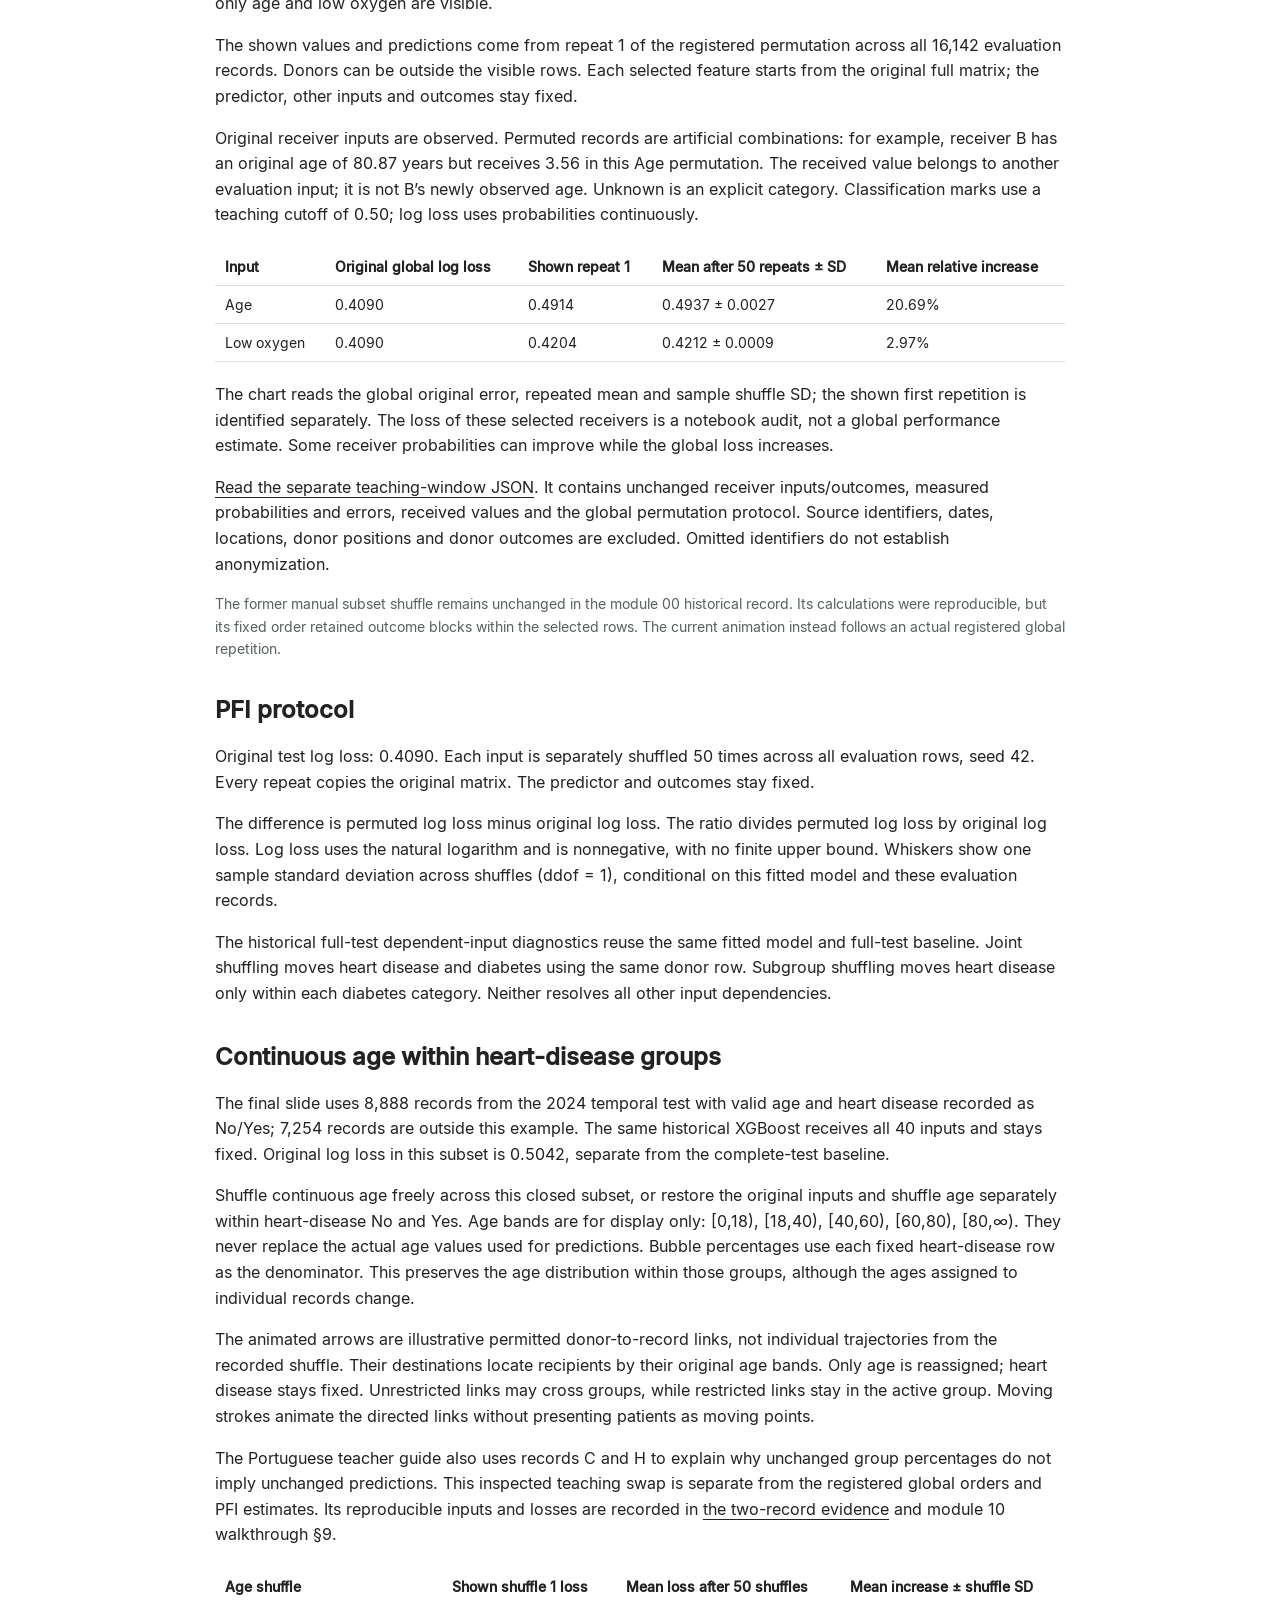
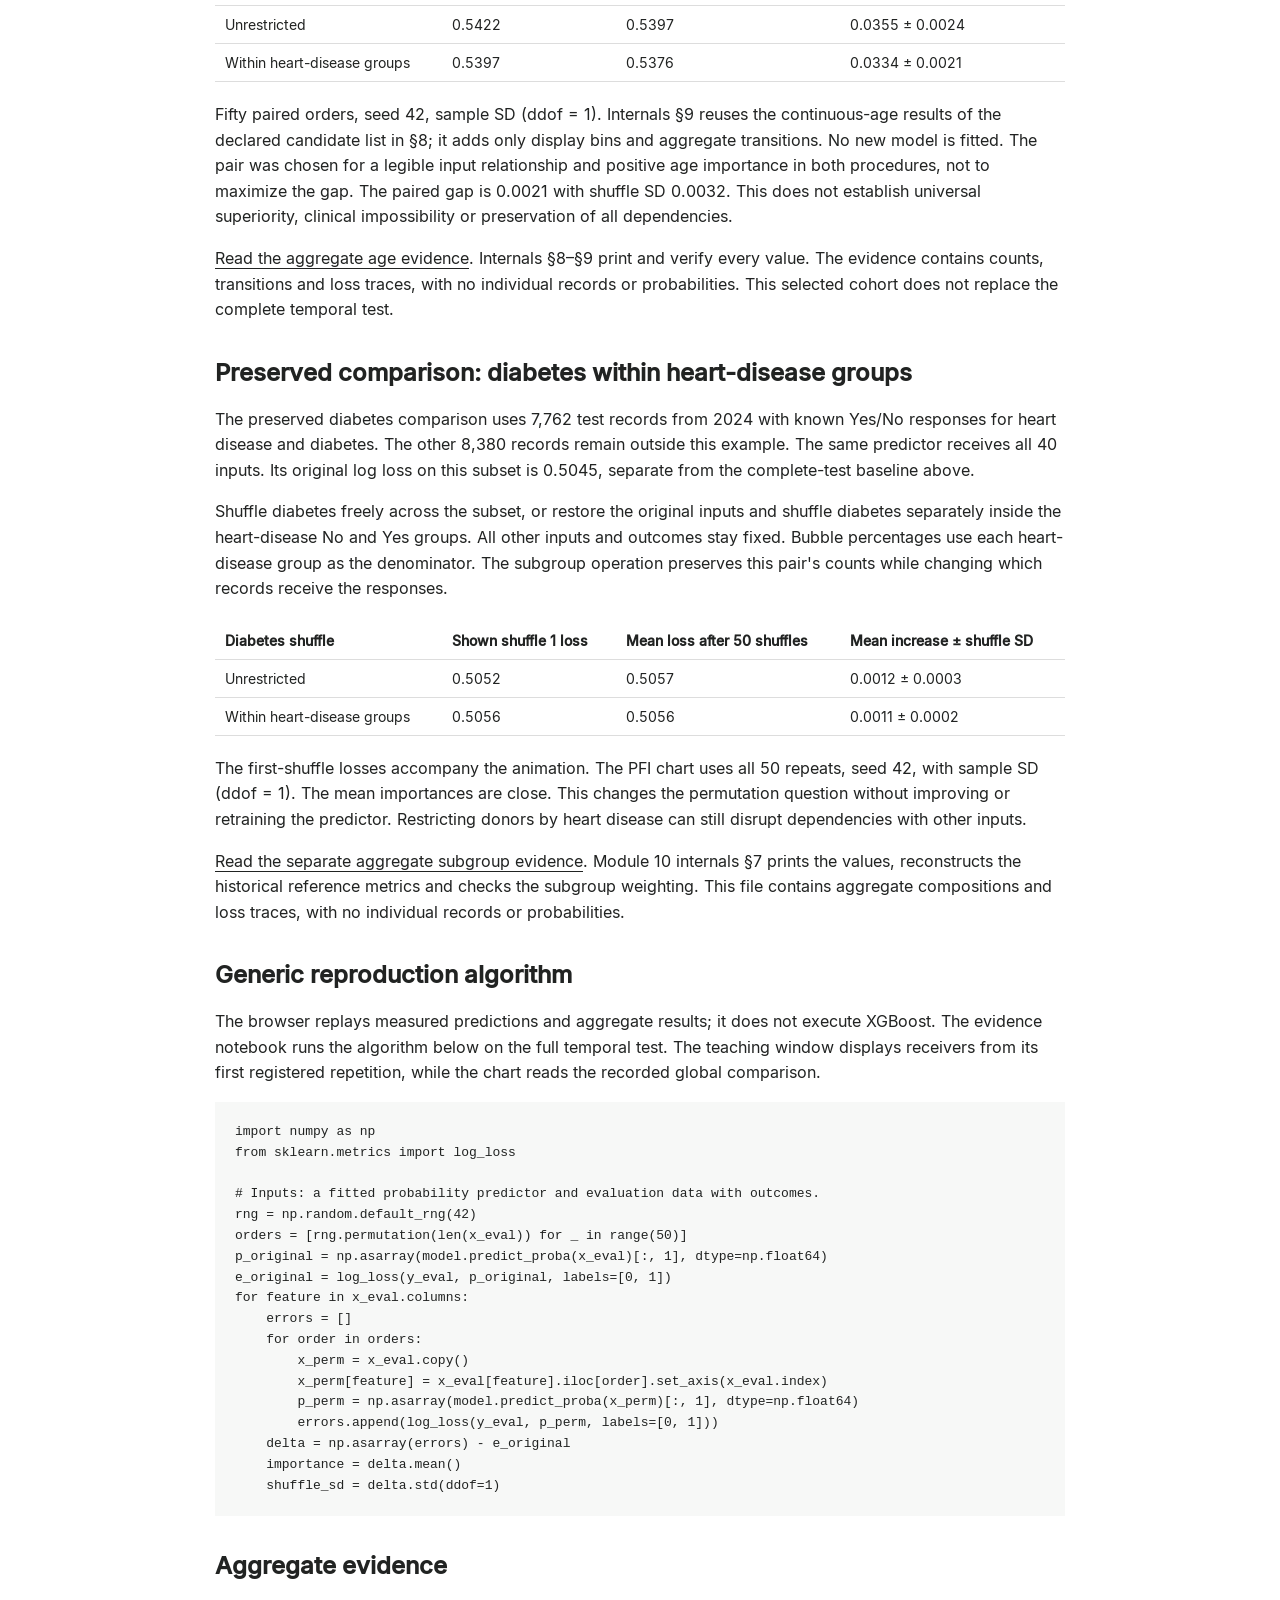
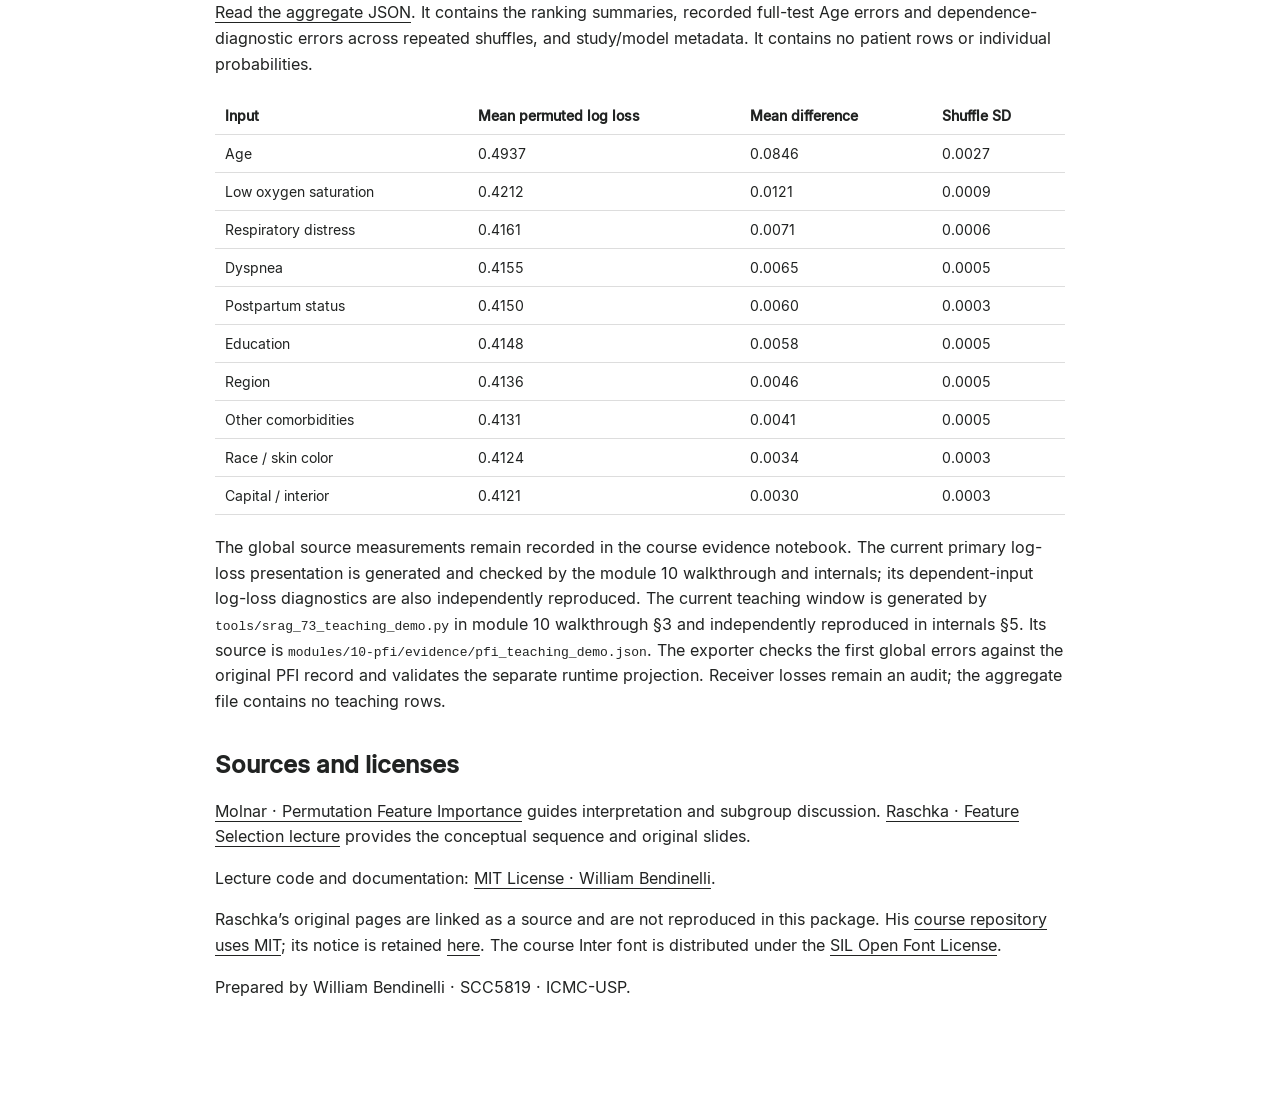
<file: modules/10-pfi/lecture/pfi-interactive/method.html>
<!doctype html><html lang="en"><head><meta charset="utf-8"><meta name="viewport" content="width=device-width,initial-scale=1"><title>PFI · method and recorded evidence</title><link rel="stylesheet" href="lecture.css"><style>body{background:#fff}main{max-width:900px;margin:40px auto;padding:0 25px 60px}h1{font-size:36px}h2{font-size:24px;margin-top:35px}p,li{line-height:1.6}table{width:100%;border-collapse:collapse;margin:20px 0}td,th{padding:10px;text-align:left;border-bottom:1px solid #ddd;font-size:14px}pre{padding:20px;background:#f7f8f7;overflow:auto;line-height:1.6;font-size:13px}.note{color:#58615d;font-size:14px}</style></head><body><main><p><a href="index.html#slide-cover">← Interactive lecture</a></p><h1>Method and recorded evidence</h1><p class="note">The teaching-record animation, ranking and repeat trace use the complete temporal test. The final subgroup slide identifies its separate known-response subset and baseline below.</p>
<section id="study"><h2>SRAG study</h2><p>Public SIVEP-Gripe notifications were normalized in Silver and filtered into the task-specific Gold cohort. The modeled cohort contains 1,282,970 eligible records: broad COVID definition, hospitalization and closed death/survival outcomes. The model has 40 inputs, excluding identifiers, the target, ICU and ventilatory support.</p><p>Age is in decimal years at symptom onset, not days. Unknown categorical states remain explicit. XGBoost uses native categorical inputs.</p></section>
<section id="selection"><h2>Temporal model selection</h2><p>Fit through 2022 on a uniform sample of 200,000 records. Choose with 24,148 validation records from 2023. Explain on all 16,142 temporal test records from 2024.</p><p>Highest validation AUC was the historical primary selection rule. The technical tie rule did not produce a tie. Validation was not added to the selected model’s training data.</p><table><thead><tr><th>Best candidate in family</th><th>Validation AUC</th></tr></thead><tbody><tr><td>Prevalence baseline</td><td>0.5000</td></tr><tr><td>Linear probability model</td><td>0.7232</td></tr><tr><td>Logistic regression</td><td>0.7214</td></tr><tr><td>Decision tree</td><td>0.7041</td></tr><tr><td>Random forest</td><td>0.7403</td></tr><tr><td>XGBoost</td><td>0.7564</td></tr></tbody></table><p>The subsequent model-family and XGBoost balancing reviews select candidates by validation log loss. Their recorded comparisons are available in the <a href="index.html?model-results=1#slide-66-selection">Model results view</a>. The PFI reference remains the historical XGBoost; these reviews did not replace it.</p></section>
<section id="model"><h2>The fitted predictor</h2><p>XGBoost, fixed during PFI. No class weights or resampling in this reference. The historical test has already been inspected; the explanation is exploratory.</p><pre>{
  &quot;n_estimators&quot;: 800,
  &quot;max_depth&quot;: 4,
  &quot;learning_rate&quot;: 0.05,
  &quot;min_child_weight&quot;: 100,
  &quot;reg_lambda&quot;: 5.0,
  &quot;tree_method&quot;: &quot;hist&quot;,
  &quot;enable_categorical&quot;: true,
  &quot;eval_metric&quot;: &quot;auc&quot;,
  &quot;random_state&quot;: 42,
  &quot;n_jobs&quot;: -1
}</pre></section>
<section id="teaching"><h2>A real window into the global permutation</h2><p>The animation retains eight real SRAG receivers: the first four adults per observed outcome in the temporal test, then original dataset order. They were not chosen by prediction or correctness. The model uses all its inputs; only age and low oxygen are visible.</p><p>The shown values and predictions come from repeat 1 of the registered permutation across all 16,142 evaluation records. Donors can be outside the visible rows. Each selected feature starts from the original full matrix; the predictor, other inputs and outcomes stay fixed.</p><p>Original receiver inputs are observed. Permuted records are artificial combinations: for example, receiver B has an original age of 80.87 years but receives 3.56 in this Age permutation. The received value belongs to another evaluation input; it is not B’s newly observed age. Unknown is an explicit category. Classification marks use a teaching cutoff of 0.50; log loss uses probabilities continuously.</p><table><thead><tr><th>Input</th><th>Original global log loss</th><th>Shown repeat 1</th><th>Mean after 50 repeats ± SD</th><th>Mean relative increase</th></tr></thead><tbody><tr><td>Age</td><td>0.4090</td><td>0.4914</td><td>0.4937 ± 0.0027</td><td>20.69%</td></tr><tr><td>Low oxygen</td><td>0.4090</td><td>0.4204</td><td>0.4212 ± 0.0009</td><td>2.97%</td></tr></tbody></table><p>The chart reads the global original error, repeated mean and sample shuffle SD; the shown first repetition is identified separately. The loss of these selected receivers is a notebook audit, not a global performance estimate. Some receiver probabilities can improve while the global loss increases.</p><p><a href="data/pfi-teaching-records.json">Read the separate teaching-window JSON</a>. It contains unchanged receiver inputs/outcomes, measured probabilities and errors, received values and the global permutation protocol. Source identifiers, dates, locations, donor positions and donor outcomes are excluded. Omitted identifiers do not establish anonymization.</p><p class="note">The former manual subset shuffle remains unchanged in the module 00 historical record. Its calculations were reproducible, but its fixed order retained outcome blocks within the selected rows. The current animation instead follows an actual registered global repetition.</p></section>
<section id="protocol"><h2>PFI protocol</h2><p>Original test log loss: 0.4090. Each input is separately shuffled 50 times across all evaluation rows, seed 42. Every repeat copies the original matrix. The predictor and outcomes stay fixed.</p><p>The difference is permuted log loss minus original log loss. The ratio divides permuted log loss by original log loss. Log loss uses the natural logarithm and is nonnegative, with no finite upper bound. Whiskers show one sample standard deviation across shuffles (ddof = 1), conditional on this fitted model and these evaluation records.</p><p>The historical full-test dependent-input diagnostics reuse the same fitted model and full-test baseline. Joint shuffling moves heart disease and diabetes using the same donor row. Subgroup shuffling moves heart disease only within each diabetes category. Neither resolves all other input dependencies.</p></section>
<section id="subgroups"><h2>Continuous age within heart-disease groups</h2><p>The final slide uses 8,888 records from the 2024 temporal test with valid age and heart disease recorded as No/Yes; 7,254 records are outside this example. The same historical XGBoost receives all 40 inputs and stays fixed. Original log loss in this subset is 0.5042, separate from the complete-test baseline.</p><p>Shuffle continuous age freely across this closed subset, or restore the original inputs and shuffle age separately within heart-disease No and Yes. Age bands are for display only: [0,18), [18,40), [40,60), [60,80), [80,∞). They never replace the actual age values used for predictions. Bubble percentages use each fixed heart-disease row as the denominator. This preserves the age distribution within those groups, although the ages assigned to individual records change.</p><p>The animated arrows are illustrative permitted donor-to-record links, not individual trajectories from the recorded shuffle. Their destinations locate recipients by their original age bands. Only age is reassigned; heart disease stays fixed. Unrestricted links may cross groups, while restricted links stay in the active group. Moving strokes animate the directed links without presenting patients as moving points.</p><p>The Portuguese teacher guide also uses records C and H to explain why unchanged group percentages do not imply unchanged predictions. This inspected teaching swap is separate from the registered global orders and PFI estimates. Its reproducible inputs and losses are recorded in <a href="https://github.com/wbendinelli/interpretable-ml-lectures/blob/main/modules/10-pfi/evidence/pfi_two_record_age_swap.json">the two-record evidence</a> and module 10 walkthrough §9.</p><table><thead><tr><th>Age shuffle</th><th>Shown shuffle 1 loss</th><th>Mean loss after 50 shuffles</th><th>Mean increase ± shuffle SD</th></tr></thead><tbody><tr><td>Unrestricted</td><td>0.5422</td><td>0.5397</td><td>0.0355 ± 0.0024</td></tr><tr><td>Within heart-disease groups</td><td>0.5397</td><td>0.5376</td><td>0.0334 ± 0.0021</td></tr></tbody></table><p>Fifty paired orders, seed 42, sample SD (ddof = 1). Internals §9 reuses the continuous-age results of the declared candidate list in §8; it adds only display bins and aggregate transitions. No new model is fitted. The pair was chosen for a legible input relationship and positive age importance in both procedures, not to maximize the gap. The paired gap is 0.0021 with shuffle SD 0.0032. This does not establish universal superiority, clinical impossibility or preservation of all dependencies.</p><p><a href="data/pfi-age-cardiopathy.json">Read the aggregate age evidence</a>. Internals §8–§9 print and verify every value. The evidence contains counts, transitions and loss traces, with no individual records or probabilities. This selected cohort does not replace the complete temporal test.</p></section><section id="diabetes-subgroups"><h2>Preserved comparison: diabetes within heart-disease groups</h2><p>The preserved diabetes comparison uses 7,762 test records from 2024 with known Yes/No responses for heart disease and diabetes. The other 8,380 records remain outside this example. The same predictor receives all 40 inputs. Its original log loss on this subset is 0.5045, separate from the complete-test baseline above.</p><p>Shuffle diabetes freely across the subset, or restore the original inputs and shuffle diabetes separately inside the heart-disease No and Yes groups. All other inputs and outcomes stay fixed. Bubble percentages use each heart-disease group as the denominator. The subgroup operation preserves this pair's counts while changing which records receive the responses.</p><table><thead><tr><th>Diabetes shuffle</th><th>Shown shuffle 1 loss</th><th>Mean loss after 50 shuffles</th><th>Mean increase ± shuffle SD</th></tr></thead><tbody><tr><td>Unrestricted</td><td>0.5052</td><td>0.5057</td><td>0.0012 ± 0.0003</td></tr><tr><td>Within heart-disease groups</td><td>0.5056</td><td>0.5056</td><td>0.0011 ± 0.0002</td></tr></tbody></table><p>The first-shuffle losses accompany the animation. The PFI chart uses all 50 repeats, seed 42, with sample SD (ddof = 1). The mean importances are close. This changes the permutation question without improving or retraining the predictor. Restricting donors by heart disease can still disrupt dependencies with other inputs.</p><p><a href="data/pfi-diabetes-subgroups.json">Read the separate aggregate subgroup evidence</a>. Module 10 internals §7 prints the values, reconstructs the historical reference metrics and checks the subgroup weighting. This file contains aggregate compositions and loss traces, with no individual records or probabilities.</p></section>
<section id="algorithm"><h2>Generic reproduction algorithm</h2><p>The browser replays measured predictions and aggregate results; it does not execute XGBoost. The evidence notebook runs the algorithm below on the full temporal test. The teaching window displays receivers from its first registered repetition, while the chart reads the recorded global comparison.</p><pre>import numpy as np
from sklearn.metrics import log_loss

# Inputs: a fitted probability predictor and evaluation data with outcomes.
rng = np.random.default_rng(42)
orders = [rng.permutation(len(x_eval)) for _ in range(50)]
p_original = np.asarray(model.predict_proba(x_eval)[:, 1], dtype=np.float64)
e_original = log_loss(y_eval, p_original, labels=[0, 1])
for feature in x_eval.columns:
    errors = []
    for order in orders:
        x_perm = x_eval.copy()
        x_perm[feature] = x_eval[feature].iloc[order].set_axis(x_eval.index)
        p_perm = np.asarray(model.predict_proba(x_perm)[:, 1], dtype=np.float64)
        errors.append(log_loss(y_eval, p_perm, labels=[0, 1]))
    delta = np.asarray(errors) - e_original
    importance = delta.mean()
    shuffle_sd = delta.std(ddof=1)
</pre></section>
<section id="evidence"><h2>Aggregate evidence</h2><p><a href="data/pfi-aggregates.json">Read the aggregate JSON</a>. It contains the ranking summaries, recorded full-test Age errors and dependence-diagnostic errors across repeated shuffles, and study/model metadata. It contains no patient rows or individual probabilities.</p><table><thead><tr><th>Input</th><th>Mean permuted log loss</th><th>Mean difference</th><th>Shuffle SD</th></tr></thead><tbody><tr><td>Age</td><td>0.4937</td><td>0.0846</td><td>0.0027</td></tr><tr><td>Low oxygen saturation</td><td>0.4212</td><td>0.0121</td><td>0.0009</td></tr><tr><td>Respiratory distress</td><td>0.4161</td><td>0.0071</td><td>0.0006</td></tr><tr><td>Dyspnea</td><td>0.4155</td><td>0.0065</td><td>0.0005</td></tr><tr><td>Postpartum status</td><td>0.4150</td><td>0.0060</td><td>0.0003</td></tr><tr><td>Education</td><td>0.4148</td><td>0.0058</td><td>0.0005</td></tr><tr><td>Region</td><td>0.4136</td><td>0.0046</td><td>0.0005</td></tr><tr><td>Other comorbidities</td><td>0.4131</td><td>0.0041</td><td>0.0005</td></tr><tr><td>Race / skin color</td><td>0.4124</td><td>0.0034</td><td>0.0003</td></tr><tr><td>Capital / interior</td><td>0.4121</td><td>0.0030</td><td>0.0003</td></tr></tbody></table><p>The global source measurements remain recorded in the course evidence notebook. The current primary log-loss presentation is generated and checked by the module 10 walkthrough and internals; its dependent-input log-loss diagnostics are also independently reproduced. The current teaching window is generated by <code>tools/srag_73_teaching_demo.py</code> in module 10 walkthrough §3 and independently reproduced in internals §5. Its source is <code>modules/10-pfi/evidence/pfi_teaching_demo.json</code>. The exporter checks the first global errors against the original PFI record and validates the separate runtime projection. Receiver losses remain an audit; the aggregate file contains no teaching rows.</p></section>
<section id="credits"><h2>Sources and licenses</h2><p><a href="https://christophm.github.io/interpretable-ml-book/feature-importance.html">Molnar · Permutation Feature Importance</a> guides interpretation and subgroup discussion. <a href="https://sebastianraschka.com/pdf/lecture-notes/stat451fs21/13_feat-sele__slides.pdf">Raschka · Feature Selection lecture</a> provides the conceptual sequence and original slides.</p><p>Lecture code and documentation: <a href="fontes/LICENSE-Lecture.txt">MIT License · William Bendinelli</a>.</p><p>Raschka’s original pages are linked as a source and are not reproduced in this package. His <a href="https://github.com/rasbt/stat451-machine-learning-fs21/blob/main/LICENSE">course repository uses MIT</a>; its notice is retained <a href="fontes/LICENSE-Raschka.txt">here</a>. The course Inter font is distributed under the <a href="../../../../tools/fonts/OFL-Inter.txt">SIL Open Font License</a>.</p><p>Prepared by William Bendinelli · SCC5819 · ICMC-USP.</p></section></main></body></html>
</file>
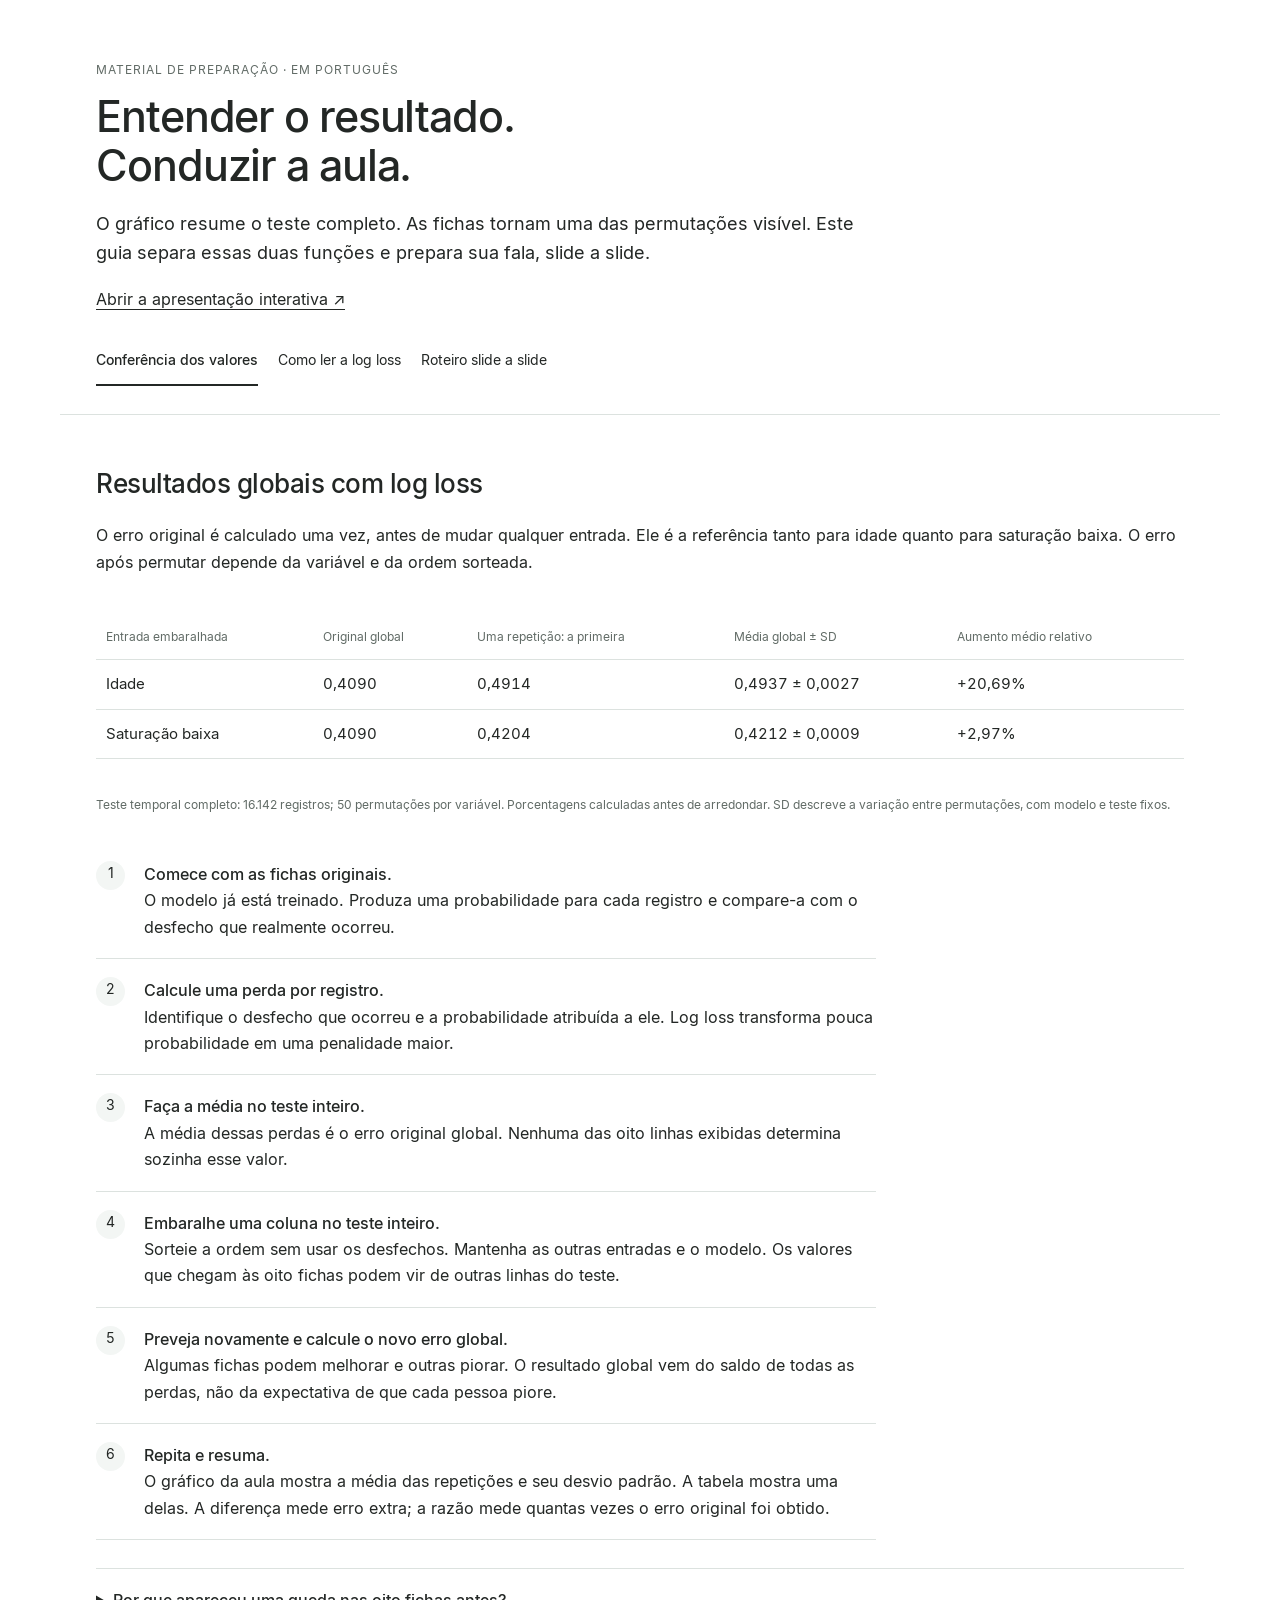
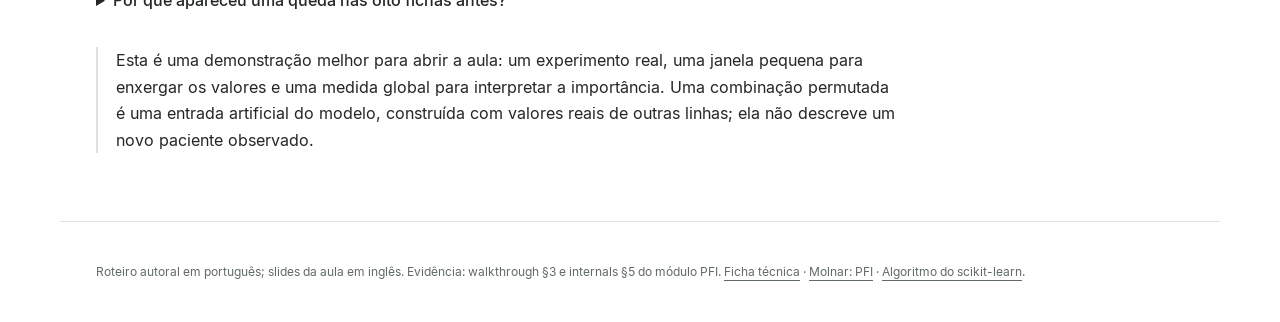
<file: modules/10-pfi/lecture/pfi-interactive/teacher-guide.html>
<!doctype html>
<html lang="pt-BR"><head><meta charset="utf-8"><meta name="viewport" content="width=device-width,initial-scale=1"><title>Guia do professor · PFI e SRAG</title><link rel="stylesheet" href="teacher-guide.css?v=20261014-logloss-v1"><script src="teacher-guide.js?v=20261017-direct-dependence-v1" defer></script></head>
<body><header><p class="eyebrow">Material de preparação · em português</p><h1>Entender o resultado.<br>Conduzir a aula.</h1><p class="lead">O gráfico resume o teste completo. As fichas tornam uma das permutações visível. Este guia separa essas duas funções e prepara sua fala, slide a slide.</p><p><a href="index.html#permutation">Abrir a apresentação interativa ↗</a></p><nav class="tabs" aria-label="Partes do guia"><button data-guide-tab="audit" aria-pressed="true">Conferência dos valores</button><button data-guide-tab="reading" aria-pressed="false">Como ler a log loss</button><button data-guide-tab="notes" aria-pressed="false">Roteiro slide a slide</button></nav></header>
<main><p id="guide-error" hidden>Os resultados não carregaram. Abra este guia pelo servidor da apresentação e recarregue.</p>
<section data-guide-panel="audit"><h2>Resultados globais com log loss</h2><p>O erro original é calculado uma vez, antes de mudar qualquer entrada. Ele é a referência tanto para idade quanto para saturação baixa. O erro após permutar depende da variável e da ordem sorteada.</p><div class="table-wrap"><table><thead><tr><th>Entrada embaralhada</th><th>Original global</th><th>Uma repetição: a primeira</th><th>Média global ± SD</th><th>Aumento médio relativo</th></tr></thead><tbody id="global-values"></tbody></table></div><p id="global-scope" class="source-note"></p>
<ol class="steps"><li><strong>Comece com as fichas originais.</strong>O modelo já está treinado. Produza uma probabilidade para cada registro e compare-a com o desfecho que realmente ocorreu.</li><li><strong>Calcule uma perda por registro.</strong>Identifique o desfecho que ocorreu e a probabilidade atribuída a ele. Log loss transforma pouca probabilidade em uma penalidade maior.</li><li><strong>Faça a média no teste inteiro.</strong>A média dessas perdas é o erro original global. Nenhuma das oito linhas exibidas determina sozinha esse valor.</li><li><strong>Embaralhe uma coluna no teste inteiro.</strong>Sorteie a ordem sem usar os desfechos. Mantenha as outras entradas e o modelo. Os valores que chegam às oito fichas podem vir de outras linhas do teste.</li><li><strong>Preveja novamente e calcule o novo erro global.</strong>Algumas fichas podem melhorar e outras piorar. O resultado global vem do saldo de todas as perdas, não da expectativa de que cada pessoa piore.</li><li><strong>Repita e resuma.</strong>O gráfico da aula mostra a média das repetições e seu desvio padrão. A tabela mostra uma delas. A diferença mede erro extra; a razão mede quantas vezes o erro original foi obtido.</li></ol>
<details><summary>Por que apareceu uma queda nas oito fichas antes?</summary><p>A conta daquele pequeno recorte era correta, mas foi colocada no centro de uma explicação sobre importância global. Essas fichas foram selecionadas por desfecho e não representam a composição do teste. Além disso, a ordem manual antiga só trocava valores entre fichas do mesmo desfecho, preservando informação que a permutação marginal busca desfazer.</p><p>Uma perda menor em poucas fichas não implica perda menor no teste inteiro. Mesmo na primeira permutação global correta, a média das oito receptoras pode cair. Por isso não escolhemos outras fichas ou outra semente para forçar uma piora: mantemos o experimento registrado e mostramos o erro global no gráfico.</p><p>O registro anterior foi preservado nos cadernos como histórico; a apresentação atual mostra as receptoras da primeira permutação real do teste completo. As previsões originais e o modelo continuam iguais. O gráfico atual usa log loss; as medições anteriores permanecem no estudo de sensibilidade.</p></details>
<p class="scope">Esta é uma demonstração melhor para abrir a aula: um experimento real, uma janela pequena para enxergar os valores e uma medida global para interpretar a importância. Uma combinação permutada é uma entrada artificial do modelo, construída com valores reais de outras linhas; ela não descreve um novo paciente observado.</p></section>
<section data-guide-panel="reading" hidden><h2>Uma ficha: previsão, desfecho e log loss</h2><p>O modelo prevê a probabilidade de óbito. Se houve óbito, usamos essa probabilidade; se houve sobrevida, usamos a probabilidade complementar. Quanto menos probabilidade o modelo deu ao resultado que aconteceu, maior a perda.</p><div class="reading-controls"><label>Ficha<select id="case-select"><option value="7">Ficha H</option></select></label><label>Coluna embaralhada<select id="reading-feature"><option value="0">Idade</option><option value="1">Saturação baixa</option></select></label></div><p id="case-input" class="case-input"></p><div class="reading-grid" aria-live="polite"><div><span>O que ocorreu</span><strong id="read-y">—</strong></div><div><span>Probabilidade de óbito</span><strong id="read-p">—</strong></div><div><span>Probabilidade do resultado ocorrido</span><strong id="read-observed">—</strong></div><div><span>Log loss desta ficha</span><strong id="read-loss">—</strong></div></div><svg id="probability-diagram" class="probability-diagram" viewBox="0 0 710 250" role="img" aria-label="Curva de log loss em função da probabilidade atribuída ao desfecho observado"></svg><p id="original-reading"></p><p id="case-reading"></p><p class="scope">A curva transforma a probabilidade do resultado ocorrido em uma penalidade: menos probabilidade, mais perda. A log loss global é a média das perdas de todos os registros do teste. A classe prevista pode ficar igual enquanto a perda muda.</p><details><summary>Ver a equação depois da intuição</summary><img src="figures/equation-logloss.svg" alt="Log loss é a média do negativo do logaritmo natural da probabilidade atribuída ao desfecho observado" style="width:100%;max-width:750px"><p>O logaritmo é natural. Uma probabilidade alta para o desfecho ocorrido recebe pouca penalidade. Uma previsão muito confiante no resultado errado recebe uma penalidade maior.</p></details><h3>Por que usamos log loss?</h3><p>Queremos medir quanto cada variável ajuda o modelo a prever probabilidades de óbito. Log loss é adequada à tarefa de classificação e acompanha a escolha do exemplo de classificação de <a href="https://christophm.github.io/interpretable-ml-book/feature-importance.html">Molnar</a>. Ele usa MAE no exemplo de regressão de bicicletas e log loss no exemplo de pinguins.</p><p>Log loss não mede apenas calibração nem garante detecção de óbitos. A curva de calibração e a sensibilidade continuam necessárias para essas perguntas. Um desfecho isolado não revela a probabilidade verdadeira daquele paciente; avaliamos a qualidade probabilística no conjunto de previsões.</p><p><a href="https://scikit-learn.org/stable/modules/generated/sklearn.metrics.log_loss.html">Definição de log loss</a> · <a href="https://scikit-learn.org/stable/modules/calibration.html">Calibração e perdas probabilísticas</a>.</p></section>
<section data-guide-panel="notes" hidden><div class="note-layout"><aside><label for="teacher-slide">Escolher a tela da aula</label><select id="teacher-slide"><option value="cover">1. Capa — Permutation Feature Importance</option><option value="61">2. O mapa — Where does PFI fit?</option><option value="62">3. A experiência — The permutation experiment</option><option value="63">4. O resultado global — From error to importance</option><option value="65">5. Conclusões do ranking — What can we conclude from the ranking?</option><option value="66">6. Nossa coorte — Our study cohort</option><option value="66-selection">7. Treinamento, seleção e avaliação — Training, selection and evaluation</option><option value="67">8. A entrada do algoritmo — A model fitted before PFI</option><option value="68">9. A referência — The original error</option><option value="71">10. As repetições — Repeat the same experiment</option><option value="dependence-results">11. Entradas dependentes — Idade e cardiopatia</option><option value="thanks">12. Encerramento — Thank you!</option></select><ol class="note-menu"><li><a href="#note-cover" data-note-link="cover">1. Capa — Permutation Feature Importance</a></li><li><a href="#note-61" data-note-link="61">2. O mapa — Where does PFI fit?</a></li><li><a href="#note-62" data-note-link="62">3. A experiência — The permutation experiment</a></li><li><a href="#note-63" data-note-link="63">4. O resultado global — From error to importance</a></li><li><a href="#note-65" data-note-link="65">5. Conclusões do ranking — What can we conclude from the ranking?</a></li><li><a href="#note-66" data-note-link="66">6. Nossa coorte — Our study cohort</a></li><li><a href="#note-66-selection" data-note-link="66-selection">7. Treinamento, seleção e avaliação — Training, selection and evaluation</a></li><li><a href="#note-67" data-note-link="67">8. A entrada do algoritmo — A model fitted before PFI</a></li><li><a href="#note-68" data-note-link="68">9. A referência — The original error</a></li><li><a href="#note-71" data-note-link="71">10. As repetições — Repeat the same experiment</a></li><li><a href="#note-dependence-results" data-note-link="dependence-results">11. Entradas dependentes — Idade e cardiopatia</a></li><li><a href="#note-thanks" data-note-link="thanks">12. Encerramento — Thank you!</a></li></ol></aside><div><article class="note-article" data-note="cover" hidden><a class="open-slide" href="index.html#introduction" target="_blank" rel="noopener">Abrir este slide em inglês ↗</a><h2>1. Capa — Permutation Feature Importance</h2><p><strong>Tela <code>cover</code>. Objetivo:</strong> apresentar o tema e a pergunta que conduz a aula,
com título, subtítulo, nome e disciplina, seguindo a hierarquia da capa do LIME.</p>
<p><strong>Fala sugerida:</strong> “Já temos um modelo treinado. Agora queremos entender
de quais informações seu desempenho depende. Para isso, vamos embaralhar
uma variável por vez, manter o modelo fixo e observar quanto muda seu erro
nos dados de teste.”</p>
<p><strong>O que apontar:</strong> o título. Pronunciar <em>Permutation Feature Importance</em>
e traduzir como importância de uma variável por permutação. Usar <strong>PFI</strong>
a partir daqui. Não começar pelo ranking ou pela lista de parâmetros.</p>
<p><strong>Conclusão e ponte:</strong> “A ideia é simples; precisamos entender bem o que
mudamos e o que mantemos fixo. Primeiro, onde esse método se encaixa?”</p>
</article><article class="note-article" data-note="61" hidden><a class="open-slide" href="index.html#where-pfi-fits" target="_blank" rel="noopener">Abrir este slide em inglês ↗</a><h2>2. O mapa — Where does PFI fit?</h2><p><strong>Tela <code>61</code>. Objetivo:</strong> localizar a PFI pelas categorias de interpretação
apresentadas por Molnar, antes de mostrar o experimento.</p>
<p><strong>Por que este mapa?</strong> Uma medida de importância pode apoiar a seleção de variáveis, que pode reduzir o número de entradas do modelo. Nesta aula, porém, queremos interpretar um modelo já treinado. Por isso usamos o mapa de interpretação do Molnar para situar a PFI. Essa ligação basta como contexto; a comparação com seleção será discutida no slide 5.</p>
<p><strong>Fala sugerida:</strong> “Já temos um modelo e queremos entender como ele usa
as informações. No livro de Molnar, podemos localizar a PFI por estas
categorias. Ela é post-hoc: a explicação acontece depois do treinamento.
É model-agnostic: não precisamos examinar a estrutura interna do modelo;
usamos suas previsões. É global: avaliamos o comportamento no conjunto
de dados, em vez de explicar uma única previsão. E mede feature
importance: a importância de uma variável segundo uma definição explícita.
Na PFI, essa definição é a mudança no erro de previsão quando embaralhamos
a variável, mantendo o modelo fixo.”</p>
<h3>O que cada bloco representa</h3>
<p>Leia cada bloco como resposta a uma pergunta.</p>
<ol>
<li>
<p><strong>Post-hoc — Quando fazemos a explicação?</strong></p>
<p><strong>Depois do treinamento.</strong> Primeiro construímos o modelo; depois investigamos seu comportamento.</p>
<p>No nosso caso, o XGBoost já está treinado. Durante a PFI, ele permanece fixo: não aprende novamente quando embaralhamos uma variável. <a href="https://christophm.github.io/interpretable-ml-book/feature-importance.html#theory">Molnar — teoria da PFI</a></p>
</li>
<li>
<p><strong>Model-agnostic — Precisamos examinar o interior do modelo?</strong></p>
<p><strong>Não precisamos conhecer suas árvores, coeficientes ou pesos internos.</strong> Podemos fornecer entradas e observar suas previsões.</p>
<p>Isso permite aplicar a PFI a diferentes tipos de modelo. Mas atenção: <em>agnostic</em> descreve como acessamos o modelo. <strong>A importância obtida continua sendo específica daquele modelo, dos dados e da métrica escolhida.</strong> Outro modelo pode produzir outro ranking. <a href="https://scikit-learn.org/stable/modules/permutation_importance.html">Documentação do scikit-learn</a></p>
</li>
<li>
<p><strong>Global — Estamos explicando uma pessoa ou o conjunto?</strong></p>
<p><strong>O resultado resume o comportamento no conjunto avaliado.</strong></p>
<p>A pergunta é: “Quanto o desempenho muda quando alteramos essa informação nas fichas avaliadas?”. Isso ajuda a fazer a ponte com o LIME: lá, o foco era explicar uma previsão individual; aqui, é avaliar a importância das variáveis no conjunto. <a href="https://christophm.github.io/interpretable-ml-book/overview.html">Molnar — métodos locais e globais</a></p>
</li>
<li>
<p><strong>Feature importance — Que aspecto queremos entender?</strong></p>
<p>Queremos avaliar <strong>quais variáveis são importantes segundo um critério definido</strong>. Diferentes métodos podem definir importância de maneiras diferentes.</p>
<p>Isso também é diferente de perguntar se aumentar a idade aumenta a previsão de óbito. Uma pergunta trata de <strong>importância</strong>; a outra, do <strong>efeito da variável sobre a previsão</strong>. <a href="https://christophm.github.io/interpretable-ml-book/overview.html">Molnar — importância e efeitos</a></p>
</li>
<li>
<p><strong>Permutation Feature Importance — Qual é o nosso critério?</strong></p>
<p>Comparamos o erro antes e depois de embaralhar uma variável.</p>
<p>Por exemplo: redistribuímos as idades entre as fichas, mantemos as demais informações e os desfechos, fazemos novas previsões com o mesmo modelo e recalculamos o erro. <strong>O aumento do erro mede a importância por permutação.</strong> Molnar recomenda avaliar isso em dados que não participaram do treinamento; na nossa apresentação, usamos o teste. <a href="https://christophm.github.io/interpretable-ml-book/feature-importance.html#theory">Molnar — procedimento da PFI</a></p>
</li>
</ol>
<p><strong>O que fica para o slide 5:</strong> No slide 2, explicar o significado dos blocos e o propósito do percurso. Reservar para o slide 5 a diferença entre interpretar o modelo e selecionar suas entradas. Não abrir aqui uma revisão dos métodos de redução de dimensionalidade nem de LOFO.</p>
<p><strong>O que apontar:</strong> acompanhar o percurso <strong>Interpretability → Post-hoc →
Model-agnostic → Global → Feature importance → PFI</strong>. Traduzir os termos
conforme eles aparecem: interpretação; depois do treinamento; independente
da estrutura interna do modelo; visão do conjunto; importância das
variáveis; importância por permutação. O percurso é uma seleção didática
das categorias do livro, não a reprodução de todo o seu mapa de métodos.</p>
<p><strong>Cuidado de leitura:</strong> estes blocos situam o método; não são as etapas
do algoritmo. Global significa resumir o modelo nos dados avaliados, não
uma conclusão universal sobre pacientes ou sobre o mundo. Model-agnostic
não significa que a importância seja igual para qualquer modelo. A PFI
explica um modelo já treinado e não seleciona nem remove colunas
automaticamente. Não estamos apresentando redução de dimensionalidade
como objetivo desta análise.</p>
<p><strong>Referência para preparar a fala:</strong> <a href="https://christophm.github.io/interpretable-ml-book/overview.html">visão geral dos métodos de Molnar</a>
e seu <a href="https://github.com/christophM/interpretable-ml-book/blob/master/manuscript/overview.qmd">manuscrito no GitHub</a>
para as categorias; <a href="https://christophm.github.io/interpretable-ml-book/feature-importance.html">capítulo de PFI</a>
para a operação e o significado da importância. Raschka continua como
inspiração para os exemplos seguintes; este enquadramento segue Molnar.</p>
<p><strong>Conclusão e ponte:</strong> “Agora sabemos onde a PFI se encaixa. Vamos ver
como esse embaralhamento funciona, mantendo o mesmo modelo e os mesmos
desfechos.”</p>
</article><article class="note-article" data-note="62" hidden><a class="open-slide" href="index.html#permutation" target="_blank" rel="noopener">Abrir este slide em inglês ↗</a><h2>3. A experiência — The permutation experiment</h2><p><strong>Tela <code>62</code>. Objetivo:</strong> acompanhar uma ficha, uma previsão e seu erro;
depois distinguir a janela de fichas do resultado global da operação.</p>
<p><strong>Fala sugerida:</strong> “Esta linha representa uma ficha real. Temos a idade
em anos, o estado registrado de saturação baixa e o desfecho observado.
O modelo recebeu essas informações e as demais entradas do estudo, e
produziu uma probabilidade de óbito. O desfecho é o que aconteceu; a
probabilidade é o que o modelo estimou.”</p>
<p><strong>O que apontar e acionar:</strong> pausar a animação e ler uma linha inteira.
A coluna <em>Original</em> conserva a previsão inicial. Avançar com <em>Next step</em>:
os novos valores de idade chegam de linhas do teste completo; o desfecho
e as outras entradas permanecem. A permutação ocorre no teste inteiro,
não somente entre as fichas visíveis. Só depois surgem as novas previsões
dessas fichas. O modelo não foi treinado novamente. Restaurar a tabela e
escolher <em>Low oxygen</em>; idade deve voltar ao original antes da nova
experiência.</p>
<p>Apontar o gráfico e dizer: “As barras resumem o teste completo: erro
original e média após permutação, com SD entre as <strong>50</strong> repetições.
A tabela permite acompanhar algumas fichas na primeira dessas
repetições; não é dela que calculamos a barra” (walkthrough §3–§5).
Conferir idade, <strong>0,4090 → 0,4937</strong>, e depois saturação baixa,
<strong>0,4090 → 0,4212</strong> (walkthrough §2, §4). Esses resultados globais são
os mesmos usados no próximo slide.</p>
<p>Abrir <em>What is log loss?</em> e dizer: “O modelo fornece uma probabilidade de
óbito. Olhamos qual desfecho aconteceu. Se houve óbito, usamos a
probabilidade de óbito; se houve sobrevida, usamos a probabilidade de
sobrevida. Quanto menos probabilidade o modelo deu ao que ocorreu,
maior a penalidade.” O logaritmo natural transforma essa probabilidade
em uma perda; a média das perdas no teste é o erro global.</p>
<p><strong>Por que escolhemos log loss?</strong> Nossa pergunta é quanto cada variável
ajuda este modelo a prever probabilidades de óbito. A log loss usa a
probabilidade inteira e dispensa um corte de classificação. Previsões
erradas muito confiantes recebem perdas maiores. A perda individual pode
mudar mesmo que a classe prevista permaneça igual.</p>
<p>Molnar não determina uma perda única. Nos exemplos do
<a href="https://christophm.github.io/interpretable-ml-book/feature-importance.html">capítulo de PFI</a>,
ele usa erro absoluto médio (MAE) para a quantidade de bicicletas alugadas
e log loss para a classificação do sexo dos pinguins. Nossa escolha
acompanha esse exemplo de classificação. O estudo de sensibilidade
conserva as outras métricas como diagnósticos complementares
(walkthrough §8).</p>
<p>Se a pergunta fosse ordenar pacientes por risco, poderíamos usar AUC; se
fosse acertar classes após um corte, acurácia. A métrica define a pergunta
e pode mudar o ranking de PFI. Dizer “importância para a log loss deste
modelo neste teste”.</p>
<p>Log loss não mede exclusivamente calibração. Para discutir calibração,
olhar também a curva de probabilidades previstas versus frequências
observadas, como explica a
<a href="https://scikit-learn.org/stable/modules/calibration.html">documentação de calibração</a>.
Essa média também não corrige o desbalanceamento: cada registro tem o
mesmo peso, e a classe mais frequente contribui com mais registros.
Um desfecho isolado não revela a probabilidade verdadeira daquele paciente.
A perda individual ajuda a entender a conta; a qualidade probabilística
é avaliada no conjunto de previsões e desfechos.</p>
<p>Os sinais ✓ e × usam o corte <strong>0,50</strong>; o log loss usa toda a probabilidade
(walkthrough §3). Portanto, a contagem de erros de classe pode permanecer
igual enquanto o log loss muda. Em saturação baixa, a troca pode trazer o
mesmo estado que uma ficha já tinha. Se nenhuma entrada daquela ficha
mudou, sua previsão também não precisa mudar.</p>
<p><strong>Cuidado de leitura:</strong> estas <strong>oito fichas</strong> foram escolhidas por
desfecho para tornar a tabela legível, não para representar a frequência
de óbitos do teste (walkthrough §3). São uma janela da primeira permutação
real do teste completo. Seus doadores podem estar fora da janela; por
isso, não precisamos encontrar na tela a origem de todo valor que chega.
Uma ficha pode receber uma idade muito diferente da sua. A idade original
é um dado real; a combinação após a troca é uma entrada artificial criada
para o diagnóstico, não uma correção da ficha clínica.</p>
<p><strong>Conclusão e ponte:</strong> “A tabela mostrou o mecanismo e o gráfico mostrou
seu saldo global em várias repetições. Agora vamos transformar esse saldo
em importância e comparar as variáveis.”</p>
</article><article class="note-article" data-note="63" hidden><a class="open-slide" href="index.html#feature-importance" target="_blank" rel="noopener">Abrir este slide em inglês ↗</a><h2>4. O resultado global — From error to importance</h2><p><strong>Tela <code>63</code>. Objetivo:</strong> ler o ranking como mudança de desempenho, com
referência, unidade e variação explícitas.</p>
<p><strong>Fala sugerida:</strong> “O gráfico anterior já usou o teste temporal completo.
Agora comparamos as variáveis nesse mesmo teste. Seu log loss original é
<strong>0,4090</strong>. Depois de embaralhar idade, a média das repetições é
<strong>0,4937</strong>. O aumento absoluto é
<strong>0,0846</strong>; em relação ao erro inicial, o aumento é aproximadamente
<strong>20,7%</strong>” (walkthrough §2, §4–§5).</p>
<p><strong>O que apontar e acionar:</strong> começar em <em>Difference</em>. Ler original →
média após permutação → diferença. Mudar para <em>Ratio</em>: a divisão produz
aproximadamente <strong>1,2069</strong> vezes o erro inicial. A referência é <strong>1</strong>, que
significa nenhum aumento; abaixo dela houve redução, acima houve aumento
(walkthrough §5). Não há um mínimo matemático de um para a razão. Ela
exige um erro original positivo.</p>
<p>Selecionar saturação baixa e conferir o contraste: erro médio após
permutação <strong>0,4212</strong>, diferença <strong>0,0121</strong>, aumento relativo de
aproximadamente <strong>3,0%</strong> (walkthrough §4–§5). Esses resultados pertencem ao
mesmo teste e ao mesmo modelo. Não são os erros da pequena tabela anterior.</p>
<p>Apontar a haste: a idade tem SD <strong>0,0027</strong> e saturação baixa, <strong>0,0009</strong>
(walkthrough §4). Explicar: “Embaralhamentos diferentes dão resultados
um pouco diferentes. O SD resume essa dispersão.” Não chamá-lo de intervalo
de confiança para futuros pacientes. O treino e o conjunto avaliado
continuaram os mesmos.</p>
<p><strong>Conclusão e ponte:</strong> “As escalas mostram a mesma mudança de formas
diferentes. Como todas as variáveis compartilham o mesmo erro original,
a ordem do ranking se conserva. Um aumento no erro não é um aumento
na mortalidade; agora vamos separar o que podemos e o que não podemos concluir do ranking.”</p>
</article><article class="note-article" data-note="65" hidden><a class="open-slide" href="index.html#interpreting-the-ranking" target="_blank" rel="noopener">Abrir este slide em inglês ↗</a><h2>5. Conclusões do ranking — What can we conclude from the ranking?</h2>
<p><strong>Tela <code>65</code>. Objetivo:</strong> distinguir o que aprendemos com o ranking e o
que ele não permite concluir sozinho. O slide apresenta as conclusões
em pares; as explicações abaixo servem de apoio para a fala.</p>
<p><strong>Como apresentar o quadro:</strong> “Vamos ler por temas. À esquerda, o que o
experimento sustenta. À direita, exemplos de afirmações que essa medida,
sozinha, não autoriza.” As frases entre aspas na coluna da direita são
exemplos de conclusões indevidas, não citações de Molnar. Usar o ícone e
o título de cada grupo como ponto de apoio; não ler uma coluna inteira
antes de passar à outra.</p>
<p><strong>Fala para impacto preditivo e causalidade:</strong> “Mais acima neste ranking
significa que o erro piorou mais quando embaralhamos aquela variável.
Isso descreve o desempenho deste modelo. Não demonstra uma causa do
óbito.”</p>
<p><strong>Fala para perda e risco:</strong> “O valor da importância mede uma mudança na
perda de previsão. Ele não mede uma mudança no risco de morrer e não
mostra se aumentar a variável faz a previsão subir ou descer.”</p>
<p><strong>Fala para pouca mudança no erro:</strong> “Quando a diferença de perdas é
próxima de zero, o erro médio quase não mudou após o embaralhamento.
Isso, sozinho, não torna a variável cientificamente irrelevante nem
decide sua retirada.” Neste grupo, próximo de zero se refere à
<strong>diferença</strong> entre perdas; na <strong>razão</strong>, a referência de nenhuma mudança
é um. O significado é o mesmo: comparar a perda após a permutação com
a perda original.</p>
<p><strong>Posição no ranking e causalidade.</strong> Podemos comparar o aumento de erro
produzido pelas permutações, neste modelo, nos dados avaliados e com a
perda escolhida. Essa é uma conclusão sobre desempenho preditivo. A
permutação altera a informação fornecida ao modelo; não é um experimento
que muda a idade real de pacientes e observa o que acontece com sua
saúde. Esse procedimento, sozinho, não identifica um efeito causal da
variável sobre o desfecho. Uma variável no topo não é, por isso, a
principal causa do óbito nem a mais importante em qualquer contexto.</p>
<p><strong>Magnitude da perda e direção do efeito.</strong> A PFI informa quanto a perda
de previsão mudou após o embaralhamento. Ela não informa se valores
maiores da variável aumentam ou diminuem a previsão de óbito. Um aumento
percentual da perda também não representa um aumento percentual do risco
de morrer. Na nossa aula, a interpretação é sempre sobre log loss.
O método pode incluir efeitos e interações diferentes em um único
resumo; não descrevemos essas relações apenas pelo ranking.</p>
<p><strong>Pouca mudança no erro e relevância da variável.</strong> O embaralhamento pouco
mudou o erro médio neste experimento. Isso não prova ausência de
informação útil, irrelevância científica ou clínica, nem ausência de
efeitos em todas as fichas. Também não mede com que frequência o modelo
usa internamente a variável: ele pode usá-la sem melhorar suas previsões.
Conhecimento científico deve ser considerado conforme o objetivo do
estudo. O ranking, sozinho, não impõe a inclusão nem a exclusão da
variável no preditor.</p>
<p>Se quisermos estudar remoção, precisamos avaliar os conjuntos candidatos
e o desempenho dos modelos resultantes sob um protocolo de seleção.
Esse é um estudo adicional; o ranking não valida automaticamente um
modelo reduzido. Como já inspecionamos o teste temporal, reutilizá-lo
para escolher entradas o tornaria parte da seleção, não uma nova
confirmação independente.</p>
<p><strong>O que apontar:</strong> ler os pares de conclusões, uma linha por vez.
Primeiro, desempenho e causalidade; depois, magnitude e direção; por
fim, importância próxima de zero e relevância ou remoção. Evitar traduzir
PFI baixa como “o modelo quase não usa essa variável”.</p>
<p><strong>O que fica para o exemplo de dependência:</strong> como a relação entre entradas muda a interpretação da permutação. As fortalezas e os cuidados gerais do método ficam no apoio para a fala, sem uma tela de revisão. Aqui delimitamos a leitura do ranking.</p>
<p><strong>Referências:</strong> <a href="https://christophm.github.io/interpretable-ml-book/feature-importance.html#strengths">Molnar, interpretação e vantagens da PFI</a>
e <a href="https://christophm.github.io/interpretable-ml-book/feature-importance.html#limitations">limitações de interpretação</a>
fundamentam a leitura do ranking. A distinção com seleção é explicitada
em <a href="https://christophm.github.io/interpretable-ml-book/lofo.html#strengths">Molnar, LOFO: relação com seleção</a>.</p>
<p><strong>Conclusão e ponte:</strong> “Essas conclusões se referem ao modelo e aos dados
que avaliamos. Vamos conhecer agora de onde vieram esses dados e como
chegamos ao modelo explicado.”</p>
</article><article class="note-article" data-note="66" hidden><a class="open-slide" href="index.html#study-cohort" target="_blank" rel="noopener">Abrir este slide em inglês ↗</a><h2>6. Nossa coorte — Our study cohort</h2>
<p><strong>Tela <code>66</code>. Objetivo:</strong> explicar o que estamos prevendo e para qual população, acompanhando o subtítulo <em>What are we predicting, and for whom?</em>.</p>
<p><strong>Fala sugerida:</strong> “Antes de explicar o modelo, precisamos conhecer a população em que ele foi estudado. Bronze preserva as fontes brutas da extração. Silver padroniza campos, interpreta datas e calcula a idade. Gold aplica as regras da coorte, define o desfecho e prepara as entradas do modelo. Chegamos a <strong>1.282.970 registros de hospitalização</strong> e <strong>40 entradas</strong>; esse total da coorte ainda não é o tamanho usado no treinamento” (módulo 00, walkthrough do modelo §1 e walkthrough de balanceamento §1).</p>
<p><strong>Pergunta do modelo:</strong> “Nos registros dessa coorte, quão bem estimamos a probabilidade do óbito registrado usando as informações da ficha, em períodos posteriores?” O alvo compara <strong>óbito registrado, <code>EVOLUCAO = 2</code>, com cura registrada, <code>EVOLUCAO = 1</code></strong>. Não estamos medindo a qualidade da assistência.</p>
<p><strong>O que apontar:</strong> percorrer a faixa <strong>Bronze → Silver → Gold</strong> e parar na coorte. Depois, ler os dois rótulos: <em>Predictors: 40 recorded features</em> identifica as informações fornecidas ao modelo; <em>Target: recorded death vs recovery</em> identifica o desfecho registrado. O modelo estima uma probabilidade; ele não produz o desfecho que aconteceu. São funções diferentes, apresentadas sem seta entre elas. O percurso de preparação também não garante que todos os problemas clínicos dos registros tenham sido corrigidos.</p>
<details><summary>Quem entrou na coorte? Apoio para responder a perguntas</summary>
<ul>
<li><strong>Hospitalização e sintomas:</strong> <code>HOSPITAL = 1</code>, com tosse ou dor de garganta, e também dispneia, saturação baixa ou desconforto respiratório. Na regra: <code>(TOSSE = 1 OU GARGANTA = 1) E (DISPNEIA = 1 OU SATURACAO = 1 OU DESC_RESP = 1)</code>.</li>
<li><strong>COVID pela definição ampla:</strong> <code>PCR_SARS2_marcado</code> ou <code>AN_SARS2_marcado</code> ou <code>CLASSI_FIN = 5</code>. Não é um recorte composto apenas por confirmação de PCR.</li>
<li><strong>Evolução admitida e data:</strong> somente cura ou óbito nos códigos incluídos; <code>EVOLUCAO = 3</code>, óbito por outras causas, é excluído, assim como ignorados e vazios. O início dos sintomas deve ser em <strong>26/02/2020 ou depois</strong>.</li>
<li><strong>Idade calculada das datas:</strong> <code>(DT_SIN_PRI − DT_NASC) / 365,25</code>, presente e entre <strong>0 e 120 anos</strong>. Diferenças negativas viram idade ausente na Silver. A idade decimal está em anos; vacinação não é requisito de inclusão.</li>
</ul>
<p>Esses critérios estão impressos no módulo 00, walkthrough de balanceamento §1; o funil e seu total estão no walkthrough do modelo §1.</p>
</details>
<details><summary>Apoio: o que foi mantido sobre as entradas?</summary><p>Identificadores e desfecho não entram como preditores. UTI e ventilação foram excluídas conforme o protocolo da referência. Nas variáveis categóricas, <em>Unknown</em> permanece separado de <em>No</em>: desconhecido não significa ausência da condição. A idade está em anos, calculada das datas. Esses detalhes de preparação ficam disponíveis no guia sem competir com a pergunta principal do slide (módulo 00, contrato de entradas e walkthrough do modelo §1).</p></details>
<p><strong>Limite da população:</strong> contamos registros, não pessoas comprovadamente distintas. A avaliação deste recorte não sustenta uma generalização automática a não hospitalizados ou a todos os casos de COVID. Ela também não é uma comparação causal da qualidade de serviços de saúde.</p>
<p><strong>Conclusão e ponte:</strong> “Definimos quem entra e qual desfecho vamos prever. Agora vamos separar os períodos e entender por que o treinamento usa uma amostra da coorte.”</p>
</article><article class="note-article" data-note="66-selection" hidden><a class="open-slide" href="index.html#model-evaluation" target="_blank" rel="noopener">Abrir este slide em inglês ↗</a><h2>7. Treinamento, seleção e avaliação — Training, selection and evaluation</h2>
<p><strong>Objetivo:</strong> mostrar a origem do treino, o critério que escolheu os parâmetros e as perdas dos modelos. <em>Model results</em> abre com as comparações; <em>Data split</em> retoma a amostra e os períodos, no mesmo slide.</p>
<p><strong>Fala sugerida — dados:</strong> “Primeiro separamos por ano de início dos sintomas. O treino elegível de <strong>2020–2022</strong> tem <strong>1.242.680 registros</strong>; dele, sorteamos <strong>200.000</strong> para ajustar os modelos. Usamos todos os <strong>24.148 registros elegíveis de 2023</strong> na validação e os <strong>16.142 de 2024</strong> no teste. A amostragem reduz somente o treino” (walkthrough §1; módulo 00, walkthrough de famílias §1).</p>
<p><strong>Primeira tabela — escolha por log loss:</strong> “Aqui as famílias receberam a mesma amostra, os mesmos períodos de avaliação e o mesmo critério: menor log loss de validação. Os parâmetros foram ajustados dentro das grades declaradas. A preparação dos dados aprendeu somente no treino. Depois de congelar os finalistas, calculamos o erro no teste. Não usamos o teste para escolher.”</p>
<table aria-label="Famílias selecionadas por log loss"><thead><tr><th scope="col">Modelo / estratégia</th><th scope="col">Log loss — validação</th><th scope="col">Log loss — teste</th></tr></thead><tbody><tr><th scope="row">XGBoost</th><td>0,4209</td><td>0,4090</td></tr><tr><th scope="row">Floresta aleatória</th><td>0,4366</td><td>0,4256</td></tr><tr><th scope="row">Árvore de decisão</th><td>0,4459</td><td>0,4332</td></tr><tr><th scope="row">Regressão logística</th><td>0,4644</td><td>0,4420</td></tr><tr><th scope="row">Modelo linear de probabilidade (OLS)</th><td>0,5091</td><td>0,4978</td></tr><tr><th scope="row">Referência constante</th><td>0,5246</td><td>0,5192</td></tr></tbody></table>
<p><strong>Quanto foi buscado:</strong> 73 configurações registradas, sendo 43 ajustes novos e 30 resultados de XGBoost reaproveitados após auditoria de dados, fontes, parâmetros e previsões. O reuso não é chamado de novo treinamento. Orçamentos: Referência constante: 1; Modelo linear de probabilidade (OLS): 1; Regressão logística: 7; Árvore de decisão: 24; Floresta aleatória: 10; XGBoost: 30 (walkthrough §1; módulo 00, walkthrough de famílias §2–§3).</p>
<p><strong>Por que o orçamento varia?</strong> As famílias têm espaços de parâmetros diferentes, declarados antes da execução. Constante e OLS são referências sem tuning. A floresta usa <strong>300 árvores</strong> como orçamento fixo; não otimizamos esse número. A busca compara os candidatos registrados; não iguala a capacidade de otimização de cada algoritmo nem demonstra o melhor modelo possível (módulo 00, walkthrough de famílias §2).</p>
<p><strong>Parâmetros do vencedor:</strong> <code>learning_rate=0.05</code>; <code>max_depth=4</code>; <code>min_child_weight=100</code>; <code>n_estimators=800</code>; <code>reg_lambda=5.0</code>. A escolha foi feita com os valores completos, antes do arredondamento mostrado na tela.</p>
<p><strong>Conclusão para falar:</strong> “Mantivemos o XGBoost: ele voltou a apresentar o menor log loss de validação entre os candidatos declarados. Esta conclusão depende da amostra, dos períodos e das configurações avaliadas.” O teste já foi observado e continua exploratório (walkthrough §1).</p>
<p><strong>O cuidado com OLS:</strong> ele pode produzir valores fora do intervalo de probabilidades. Seus resultados foram limitados ao intervalo declarado antes de calcular log loss. O modelo continua sendo uma regressão ajustada por mínimos quadrados, não um modelo treinado minimizando log loss. Essa linha é uma referência didática; os diagnósticos estão no módulo 00, walkthrough de famílias §7 e internals §6.</p>
<p><strong>Segunda tabela — uma pergunta separada:</strong> “Dentro do XGBoost, também comparamos original, pesos, redução e SMOTENC restrito. Cada estratégia recebeu <strong>30 configurações</strong>, com escolha pelo menor log loss de validação. A configuração original sem balanceamento foi retida.” Esta tabela não significa que essas estratégias foram comparadas dentro de todas as famílias.</p>
<table aria-label="Revisão de balanceamento do XGBoost"><thead><tr><th scope="col">Modelo / estratégia</th><th scope="col">Log loss — validação</th><th scope="col">Log loss — teste</th></tr></thead><tbody><tr><th scope="row">Original, sem balanceamento</th><td>0,4209</td><td>0,4090</td></tr><tr><th scope="row">Pesos de classe</th><td>0,4813</td><td>0,4668</td></tr><tr><th scope="row">Redução da classe majoritária</th><td>0,4989</td><td>0,4841</td></tr><tr><th scope="row">SMOTENC restrito</th><td>0,4675</td><td>0,4498</td></tr></tbody></table>
<p>As alterações de pesos e amostragem ficam no treino; validação e teste mantêm os registros reais e a distribuição observada. Não houve recalibração posterior. Ganhar detecção de óbitos em um limiar não implica melhorar log loss ou calibração (walkthrough §1; módulo 00, walkthrough de balanceamento §3–§6).</p>
<details><summary>Apoio: o que mudou frente à seleção histórica por AUC?</summary>
<p>A seleção histórica escolhia os parâmetros pelo maior ROC-AUC de validação. Os valores abaixo continuam preservados como resultados daqueles finalistas, sem substituir seus números pelos da nova rodada.</p>
<table aria-label="Finalistas históricos selecionados por AUC"><thead><tr><th scope="col">Modelo / estratégia</th><th scope="col">Log loss — validação</th><th scope="col">Log loss — teste</th></tr></thead><tbody><tr><th scope="row">Referência constante</th><td>0,5246</td><td>0,5192</td></tr><tr><th scope="row">Modelo linear de probabilidade (OLS)</th><td>0,5091</td><td>0,4978</td></tr><tr><th scope="row">Regressão logística</th><td>0,4646</td><td>0,4422</td></tr><tr><th scope="row">Árvore de decisão</th><td>0,4481</td><td>0,4476</td></tr><tr><th scope="row">Floresta aleatória</th><td>0,4563</td><td>0,4464</td></tr><tr><th scope="row">XGBoost</th><td>0,4209</td><td>0,4090</td></tr></tbody></table>
<p>A nova rodada mudou o critério de seleção e usa preparação aprendida somente no treino. A construção histórica de vocabulário era diferente. Portanto, toda diferença entre as tabelas não pode ser atribuída apenas à troca de AUC por log loss. Os parâmetros antigos e novos são impressos no walkthrough §1 e no módulo 00, walkthrough de famílias §5.</p>
</details>
<p><strong>Como explicar o sorteio em Data split:</strong> uniforme e sem reposição, somente entre os registros do treino, com <strong>semente 42</strong>. Cada registro elegível tinha a mesma chance de entrar e não podia ser sorteado novamente. Não houve cotas iguais por ano ou por classe. O restante do treino não virou validação ou teste.</p>
<p><strong>Por que esses tamanhos?</strong> A amostra de treino é uma decisão computacional para a execução e reprodução das aulas; não foi apresentada como tamanho estatisticamente ótimo. Validação e teste resultam dos registros que passaram pelos filtros da coorte em cada ano. Não fixamos uma proporção entre as partições.</p>
<p><strong>O que apontar:</strong> em <em>Model results</em>, mostrar primeiro a coluna de validação, que escolheu os finalistas, e depois a de teste, que os avaliou. Ler as comparações entre famílias e entre estratégias do XGBoost separadamente. Em <em>Data split</em>, seguir os períodos e a passagem do treino elegível para a amostra; destacar <em>all eligible records</em> na avaliação e <em>PFI reference</em> no preditor que continua fixo.</p>
<p><strong>Limite:</strong> separação temporal não transforma um teste já observado em confirmação independente nem demonstra que todos os campos estariam disponíveis numa decisão clínica prospectiva. O objeto explicado pela PFI permanece identificado com a sua versão.</p>
<p><strong>Conclusão e ponte:</strong> “Agora sabemos quais modelos foram comparados e como a referência foi escolhida. A PFI começa depois: recebe o preditor pronto, mantém esse objeto fixo e mede a mudança do erro quando embaralhamos as entradas do teste.”</p>
</article><article class="note-article" data-note="67" hidden><a class="open-slide" href="index.html#code-model" target="_blank" rel="noopener">Abrir este slide em inglês ↗</a><h2>8. A entrada do algoritmo — A model fitted before PFI</h2><p><strong>Tela <code>67</code>. Objetivo:</strong> reconhecer que o treinamento terminou antes do
experimento.</p>
<p><strong>Fala sugerida:</strong> “Esta linha entrega ao algoritmo um modelo já
ajustado. Esta outra escolhe a variável que vamos testar. Nada aqui
manda aprender novos parâmetros. Vamos usar a mesma regra de previsão
antes e depois da mudança.”</p>
<p><strong>O que apontar:</strong> <code>fitted_reference</code>, a escolha <code>idade_anos</code> e o cadeado.
Explicar <em>fixed predictor</em> como modelo mantido fixo. Raschka ilustra com
outro tipo de modelo; nossa aplicação usa XGBoost. O mecanismo da PFI
não depende de serem os mesmos algoritmos.</p>
<p><strong>Pré-requisitos do exemplo:</strong> o modelo treinado, <code>x_eval</code> com todas as entradas do teste e <code>y_eval</code> com os desfechos na mesma ordem vêm do estudo registrado. <code>feature</code> é o nome da coluna que será embaralhada, não uma idade, peso ou hiperparâmetro. O modelo continua recebendo todas as entradas. Os imports aparecem primeiro; o exemplo completo confere a ordem das classes, os tamanhos e os índices, quando disponíveis. Garantir a correspondência de cada registro com seu desfecho faz parte da preparação. O código mostra a PFI de uma entrada escolhida; para montar o ranking, aplicamos o procedimento separadamente às demais entradas, sempre a partir do teste original.</p>
<p><strong>Conclusão e ponte:</strong> “Antes de mudar uma entrada, precisamos medir
como o modelo já estava errando.”</p>
</article><article class="note-article" data-note="68" hidden><a class="open-slide" href="index.html#code-baseline" target="_blank" rel="noopener">Abrir este slide em inglês ↗</a><h2>9. A referência — The original error</h2><p><strong>Tela <code>68</code>. Objetivo:</strong> ligar a previsão probabilística ao erro original
que acompanha toda a análise.</p>
<p><strong>Fala sugerida:</strong> “Pedimos a probabilidade de óbito para cada registro
original do teste. Depois comparamos essas probabilidades aos desfechos
observados e calculamos o log loss. Guardamos esse resultado como
referência. Não recalculamos uma referência diferente para favorecer
cada variável.”</p>
<p><strong>O que apontar:</strong> <code>predict_proba</code>, a coluna da classe óbito e
<code>log_loss</code>. Mostrar que o valor do teste é <strong>0,4090</strong>, o mesmo do
ranking (walkthrough §2). Não confundir <code>.score()</code> de um classificador,
que costuma devolver acurácia, com o log loss usado aqui.</p>
<p><code>[:, 1]</code> seleciona a probabilidade da classe na segunda posição; o exemplo confere que <code>model.classes_</code> é <code>[0, 1]</code> e a definição do alvo estabelece que a classe positiva representa óbito registrado. A conversão para <code>float64</code> mantém a precisão usada no cálculo da perda do estudo.</p>
<p><strong>Conclusão e ponte:</strong> “Conhecemos o erro com as informações originais.
Agora vamos romper a correspondência de uma coluna com as fichas.”</p>
</article><article class="note-article" data-note="71" hidden><a class="open-slide" href="index.html#code-repetitions" target="_blank" rel="noopener">Abrir este slide em inglês ↗</a><h2>10. As repetições — Repeat the same experiment</h2><p><strong>Tela <code>71</code>. Objetivo:</strong> ver de onde vêm a média e o SD do gráfico.</p>
<p><strong>Ponte a partir da referência:</strong> “Uma repetição copia o teste original, embaralha a idade, pede novas previsões e guarda o log loss usando os mesmos desfechos. O laço reúne essas etapas; vamos acompanhá-lo repetidamente.”</p>
<p><strong>Fala sugerida:</strong> “A cada passagem pelo laço fazemos uma nova ordem,
partimos das entradas originais, prevemos e guardamos o erro. Cada ponto
representa um embaralhamento de toda a avaliação, não um paciente.”</p>
<p><strong>O que apontar e acionar:</strong> pausar e usar <em>Next repeat</em>. Acompanhar a
linha ativa: copiar e embaralhar → prever → guardar log loss. Depois mover
o controle de repetições para ver a média acumulada. No fim, as <strong>50</strong>
ordens com semente <strong>42</strong> produzem a mesma média e o mesmo SD do ranking
de idade (walkthrough §1, §3–§5). A semente permite reproduzir a sequência;
não torna uma ordem específica clinicamente especial.</p>
<p>Explicar: “O SD amostral usa a dispersão entre as repetições. Não mede o
quanto o modelo mudaria se treinássemos outra vez, nem o quanto o resultado
mudaria numa população futura.” A animação reproduz resultados
registrados pelo Python; o navegador não treina um modelo novo.</p>
<p>No trecho ampliado desta tela, <code>enumerate(orders, 1)</code> acrescenta o número da repetição para acompanhar a execução; o experimento continua o mesmo. <code>shuffled</code> guarda temporariamente os valores reordenados que serão atribuídos à coluna da cópia. <code>errors</code> guarda uma perda global por ordem. Só depois do laço calculamos as diferenças, a média e o SD amostral (<code>ddof=1</code>). O exemplo completo reúne os trechos e declara os dados de entrada necessários; não é um programa autônomo de aquisição de dados ou de treinamento.</p>
<p><strong>Conclusão e ponte:</strong> “Já sabemos como o ranking foi calculado. Agora vamos investigar o que acontece quando as entradas estão relacionadas.”</p>
</article><article class="note-article" data-note="dependence-results" hidden><a class="open-slide" href="index.html#dependent-features" target="_blank" rel="noopener">Abrir este slide em inglês ↗</a><h2>11. Entradas dependentes — Idade e cardiopatia</h2>
<p><strong>Objetivo:</strong> mostrar como embaralhar uma entrada pode romper sua relação com outra e como restringir os doadores a subgrupos preserva essa relação específica. Escolhemos idade e cardiopatia pela clareza da estrutura observada e pela importância positiva da idade nos dois procedimentos; não para demonstrar uma grande redução da PFI.</p>
<p><strong>Escopo:</strong> são <strong>8.888 registros</strong> do teste de <strong>2024</strong> com idade válida e cardiopatia em Sim/Não; <strong>7.254 dos 16.142</strong> registros ficam fora deste recorte. Não fizemos nova amostragem nem retreinamento. O mesmo XGBoost recebe as <strong>40 entradas</strong>. O log loss original deste recorte é <strong>0,5042</strong>; o <strong>0,4090</strong> anterior pertence ao teste completo. Mudou a população avaliada, não o modelo (internals §8–§9).</p>
<p><strong>Na tela:</strong> mostramos o ano e o critério do recorte, sem repetir totais de inclusão e exclusão. Esses números ficam neste guia e na ficha técnica. As contagens e os percentuais das bolhas, o erro e a PFI permanecem visíveis, pois são necessários para ler a comparação.</p>
<ol>
<li><strong>Identificar o que muda e o que fica.</strong> “Vamos embaralhar a idade. Cardiopatia define quem pode fornecer a nova idade.” As duas linhas são Cardiopatia = Não e Cardiopatia = Sim. As colunas são faixas etárias apenas para enxergarmos as distribuições. O modelo continua recebendo a idade real, inclusive fracionária, em anos.</li>
<li><strong>Ler o original.</strong> “A distribuição das idades é diferente entre as duas linhas.” A área de cada bolha conta fichas; o percentual divide pelo total daquela linha: <strong>3.502</strong> sem cardiopatia e <strong>5.386</strong> com cardiopatia. Não é probabilidade de óbito. Existe associação moderada neste recorte: Pearson entre idade contínua e cardiopatia binária é <strong>0,353</strong>. Isso não significa que cardiopatia seja impossível em jovens (internals §8–§9).</li>
<li><strong>Embaralhar livremente.</strong> “Agora cada ficha pode receber uma idade de qualquer ficha deste recorte, inclusive do outro grupo de cardiopatia.” Todas as faixas se movimentam nas duas linhas ao mesmo tempo. As proporções das duas linhas se aproximam. Os sintomas, demais entradas e desfechos continuam nas fichas originais. As contagens finais vêm do primeiro sorteio registrado. As setas mostram doadores permitidos, inclusive entre os grupos; não reproduzem trajetórias individuais desse sorteio.</li>
<li><strong>Restaurar e restringir.</strong> “Voltamos às idades originais. Agora, fichas sem cardiopatia só recebem idades de fichas sem cardiopatia; fichas com cardiopatia só recebem idades de fichas com cardiopatia.” Acompanhar primeiro Não e depois Sim, com apenas a linha ativa destacada. As contagens por faixa ficam iguais às originais, embora as idades individuais mudem. Fazer uma linha de cada vez é um recurso didático: o que define o procedimento é restringir quem pode doar a idade.</li>
<li><strong>Ver o erro da primeira execução.</strong> “Com o mesmo modelo, fazemos novas previsões e comparamos com os desfechos observados.” Nesta ordem, o log loss parte de <strong>0,5042</strong> e vai para <strong>0,5422</strong> na livre ou <strong>0,5397</strong> na restrita. Cada procedimento começa no original. Uma execução não é a média das repetições (internals §9).</li>
<li><strong>Ler a PFI repetida.</strong> Em <strong>50 repetições</strong>, semente <strong>42</strong>, o aumento médio de log loss é <strong>0,0355 ± 0,0024</strong> na livre e <strong>0,0334 ± 0,0021</strong> na restrita. As perdas médias são <strong>0,5397</strong> e <strong>0,5376</strong>. A idade permanece importante nos dois procedimentos. O ± é um SD amostral entre permutações (<code>ddof=1</code>), não intervalo de confiança nem variação entre novos treinamentos (internals §8–§9).</li>
</ol>
<h3>Por que as bolhas voltam ao original, mas o erro não?</h3>
<p>As bolhas resumem quantas idades estão em cada faixa, sem identificar quem recebeu cada idade. Dentro de uma mesma linha, a idade passa a acompanhar outras combinações de sintomas, demais entradas e desfechos. Inclusive pode mudar dentro da mesma faixa. Preservar as contagens não preserva cada previsão nem o erro. As faixas nunca substituem a idade no cálculo.</p>
<p><strong>Como ler as setas:</strong> animamos o traçado da ligação, sem uma bolinha viajando pelos eixos. A origem representa quem pode fornecer a idade; a ponta indica uma ficha receptora, situada pela sua faixa etária original. A cardiopatia da ficha permanece fixa. No livre, as ligações podem atravessar as linhas; no restrito, ficam dentro do grupo ativo. As rotas são ilustrativas, sem representar pacientes, contagens de trocas ou atribuições individuais medidas. Ao terminar, as setas desaparecem e mostramos as distribuições reais da primeira permutação. A PFI continua sendo a média das repetições registradas.</p>
<p><strong>Ritmo da comparação:</strong> o erro original fica disponível desde o início. O resultado de <em>Unrestricted</em> só aparece depois de concluir o embaralhamento livre e permanece visível durante a etapa por grupos. O de <em>Within groups</em> aparece depois de terminar os dois grupos. Esses resultados resumem as repetições já calculadas; a animação não recalcula a média ao vivo. Ao usar <em>Replay</em>, os resultados voltam a ficar ocultos para acompanhar novamente a sequência.</p>
<h3>Duas fichas reais: percentuais iguais, previsões diferentes</h3>
<p>Use C e H, duas das oito fichas já usadas na aula. Ambas têm cardiopatia registrada como Não. C tem <strong>20,055 anos</strong> e desfecho de recuperação; H tem <strong>90,188 anos</strong> e desfecho de óbito. As idades estão arredondadas aqui; o cálculo preserva sua precisão original. Este par foi escolhido após inspeção para ilustrar o mecanismo (walkthrough §9).</p>
<ol>
<li><strong>Trocar apenas as idades.</strong> C recebe a idade de H, e H recebe a de C. Os desfechos e as outras entradas permanecem nas fichas. Continuam existindo as mesmas idades no grupo sem cardiopatia; por isso as contagens e os percentuais por faixa não mudam.</li>
<li><strong>Prever com o mesmo modelo.</strong> A probabilidade de óbito de C passa de <strong>2,45% para 11,24%</strong>; a de H, de <strong>46,94% para 24,30%</strong>. São entradas permutadas do experimento, não mudanças reais nas pessoas.</li>
<li><strong>Comparar com os desfechos observados.</strong> C se recuperou, mas recebeu mais probabilidade de óbito. H morreu, mas recebeu menos probabilidade de óbito. O modelo atribuiu menos probabilidade ao que aconteceu em ambas as fichas.</li>
<li><strong>Calcular o erro.</strong> O log loss de C vai de <strong>0,0248 para 0,1192</strong>; o de H, de <strong>0,7564 para 1,4148</strong>. A média somente deste par passa de <strong>0,3906 para 0,7670</strong>, uma variação de <strong>+0,3764</strong>.</li>
</ol>
<p><strong>Fala central:</strong> “Preservamos quantas idades há em cada faixa, mas mudamos qual idade acompanha o restante da ficha. O modelo avalia a combinação completa de informações.” Esta troca específica não reproduz a primeira permutação do slide nem estima a PFI global. Não substituir as perdas do recorte completo pelos valores deste par.</p>
<h3>O grupo é cardiopatia, faixa etária ou o quadrante?</h3>
<p><strong>Os grupos são somente os dois estados de cardiopatia.</strong> Cada grupo contém todas as faixas observadas. Não agrupamos por óbito nem formamos grupos por cada bolha. Permutar idade dentro de faixas seria outro procedimento e outra pergunta.</p>
<h3>O procedimento restrito corrigiu o problema?</h3>
<p>Ele preservou a distribuição da idade dentro dos dois estados de cardiopatia, por construção. <strong>Não demonstramos uma correção universal.</strong> Outras dependências ainda podem ser rompidas, e a PFI restrita responde a uma pergunta diferente. A diferença média entre as duas PFI é <strong>0,0021</strong>, com SD pareado <strong>0,0032</strong>; não apresentar como grande efeito ou como prova de uma estimativa melhor (internals §8–§9).</p>
<p><strong>Conclusão para falar:</strong> “Embaralhar livremente altera a relação observada entre idade e cardiopatia. Ao restringir quem doa a idade, preservamos essa distribuição por grupo. A idade continua importante, mas o resultado depende também da regra de permutação.” Essa é uma adaptação da <a href="https://christophm.github.io/interpretable-ml-book/feature-importance.html#group-wise-pfi-example">abordagem por subgrupos de Molnar</a>, sem pretender condicionar em todas as outras entradas ou estabelecer causalidade.</p>
<p><strong>Fonte:</strong> <code>modules/10-pfi/evidence/pfi_age_cardiopathy.json</code>, produzido por <code>pfi_internals.ipynb</code>, §9. Os vetores de erro da idade contínua são reutilizados exatamente do estudo exploratório completo da §8. As faixas foram definidas para exibição, sem buscar cortes que aumentassem o efeito. O exemplo anterior de diabetes e cardiopatia segue documentado na <a href="method.html#diabetes-subgroups">ficha técnica</a>, com seu próprio recorte; não transportar seus números para esta tela.</p>
</article><article class="note-article" data-note="thanks" hidden><a class="open-slide" href="index.html#thank-you" target="_blank" rel="noopener">Abrir este slide em inglês ↗</a><h2>12. Encerramento — Thank you!</h2><p><strong>Tela <code>thanks</code>. Objetivo:</strong> devolver ao público uma interpretação
curta, correta e aplicável.</p>
<p><strong>Fala sugerida:</strong> “Mantivemos o modelo, alteramos uma informação,
medimos a mudança do erro e repetimos. Isso mostra de qual informação
este preditor depende para seu desempenho nesta avaliação. Para interpretar
o resultado, precisamos dizer qual modelo, qual erro, quais dados e
qual regra de permutação usamos.”</p>
<p><strong>O que apontar:</strong> encerrar com as três ações da tela: manter o preditor fixo, mudar a informação e ler a mudança no erro. Agradecer. O nome e a identificação da disciplina repetem a capa; as referências permanecem nas notas e na ficha técnica. Se perguntarem como tornar uma variável clinicamente
relevante, lembrar que a aula avaliou dependência preditiva; essa
relevância exige outras perguntas e evidências.</p>
<p><strong>Conclusão:</strong> manter somente “Thank you!”, as ações centrais, o nome e “Topics in Artificial Intelligence · ICMC-USP”, sem introduzir uma nova pergunta no encerramento.</p>
</article></div></div><details><summary>Preparação e respostas para a discussão</summary><div class="extra-notes"><h2>Apoio para a fala: fortalezas e limitações</h2>
<p>Este conteúdo foi retirado da sequência projetada por repetir pontos já explicados. A PFI liga a importância à mudança do erro, resume a avaliação no conjunto e mantém o modelo treinado. Precisamos conhecer os desfechos, repetir os embaralhamentos e delimitar modelo, perda, dados e procedimento.</p>
<p>Dependência entre entradas pode permitir substituição de informações e criar combinações pouco plausíveis após a troca. As interações podem contribuir para a importância de mais de uma entrada; as importâncias não são, em geral, parcelas que somamos para decompor o desempenho (walkthrough §7).</p>
<p>Se houver pergunta sobre calibração: “Log loss avalia erro probabilístico. Não é uma estatística exclusiva de calibração e não substitui sua curva.” Os limites de causalidade, direção do efeito e seleção de entradas continuam na discussão do ranking.</p>
<p>Referência: <a href="https://christophm.github.io/interpretable-ml-book/feature-importance.html#strengths">Molnar, fortalezas</a> e <a href="https://christophm.github.io/interpretable-ml-book/feature-importance.html#limitations">limitações</a>.</p>
<h2>Apoio para perguntas: as outras operações de dependência</h2>
<p>O registro histórico do teste completo conserva cardiopatia embaralhada livremente, cardiopatia dentro dos grupos de diabetes e a permutação conjunta das duas entradas. Esses diagnósticos diferem do exemplo principal de idade e cardiopatia. O exemplo anterior de diabetes também possui seu próprio recorte com respostas conhecidas. Não transportar os valores entre os experimentos. No diagnóstico conjunto, as duas respostas vêm da mesma linha doadora: o par permanece intacto, mas muda de ficha. Relações com outras entradas ainda podem ser rompidas. Essa pergunta complementar difere da abordagem por subgrupos de Molnar. A diferença entre a importância conjunta e a soma das individuais não isola interação, redundância ou causalidade (walkthrough §6).</p>
<h2>Preparação: o que foi corrigido e por que o recorte pode melhorar?</h2>
<p>Na versão atual, o gráfico da experiência e o ranking compartilham o
mesmo log loss original e as mesmas médias globais das permutações. O gráfico
da experiência <strong>não calcula o log loss apenas das fichas visíveis</strong>.
A tabela mostra uma janela da primeira execução registrada no teste
completo; o gráfico resume todas as repetições. Uma execução não precisa
ser numericamente igual à média de todas elas.</p>
<p>Para entender uma queda do log loss, olhar as perdas individuais: numa ficha
com óbito, uma probabilidade que sobe na direção do desfecho reduz a perda;
numa ficha com sobrevida, o mesmo movimento pode aumentá-la. A média
combina as duas situações. O saldo de poucas fichas numa ordem específica
não determina o saldo de toda a avaliação em várias ordens. Permanecer
com a mesma contagem de erros de classe tampouco fixa o log loss.</p>
<p><strong>Correção do exemplo anterior:</strong> a ordem manual antiga trocava valores
entre fichas do mesmo desfecho. Por preservar informação do alvo nas
trocas, ela não era uma boa introdução à permutação marginal. Além disso,
o gráfico do recorte e o gráfico global mostravam medidas diferentes, o
que dificultava a comparação entre slides. Agora as mesmas fichas
receptoras exibem valores da primeira permutação do teste inteiro, com
ordem aleatória independente dos desfechos e registro reprodutível
(walkthrough §3). Seus doadores podem vir de outras linhas do teste.
As fichas visíveis continuam escolhidas por desfecho; não devem estimar
prevalência ou desempenho global.</p>
<p>A melhor função desta tabela é explicar o mecanismo, não validar um
ranking. Pausar após a troca, conferir que somente uma entrada mudou e
ler algumas probabilidades. Ler a estimativa de importância no gráfico
global, sem atribuí-la à média da janela. Não escolher novos pacientes ou
procurar uma semente só para obter um resultado visualmente conveniente.</p>
<h2>Respostas curtas para perguntas frequentes</h2>
<ul>
<li><strong>“A idade perdeu importância porque o erro de algumas fichas caiu?”</strong>
Não podemos concluir isso pelo recorte. A PFI global resume as
repetições no teste completo; uma troca isolada pode ajudar ou prejudicar.</li>
<li><strong>“A importância global mudou ao trocar a métrica?”</strong> Mudamos a régua de
avaliação; o modelo e suas probabilidades permanecem iguais. A estimativa
global com log loss é aproximadamente
<strong>20,7%</strong>, calculada com os valores completos, não com os números
arredondados que aparecem na tela (walkthrough §5). O log loss original
global é <strong>0,4090</strong> (walkthrough §2). A comparação com as outras métricas
permanece documentada no estudo de sensibilidade (walkthrough §8).</li>
<li><strong>“Um aumento absoluto da perda de 0,0846 significa mais óbitos?”</strong> Não. É a mudança
média na perda das probabilidades, em unidades de log loss (walkthrough §4).
Uma porcentagem relativa desse erro também não é uma porcentagem de óbitos.</li>
<li><strong>“A razão deve começar em um?”</strong> Um é a referência de nenhum efeito.
Valores menores são possíveis quando a perda após permutar diminui.</li>
<li><strong>“Se a categoria trocada foi igual, o modelo precisa mudar a previsão?”</strong>
Não. Sem mudança efetiva nas entradas de uma ficha, o mesmo preditor
recebe a mesma informação.</li>
<li><strong>“log loss mede só calibração?”</strong> Não. É uma medida de erro probabilístico;
avaliar calibração requer olhar também sua relação com a frequência
observada dos desfechos.</li>
<li><strong>“Os bigodes são um intervalo de confiança?”</strong> Aqui, as hastes mostram
SD entre embaralhamentos. Boxplots, quando presentes nos materiais de
estudo, usam quartis e uma regra própria de bigodes. Nenhum incorpora
automaticamente novos treinos ou uma população futura.</li>
<li><strong>“Posso remover uma entrada de baixa importância?”</strong> A decisão exige
um estudo de seleção e avaliação; o ranking do modelo fixo não o substitui.</li>
<li><strong>“Permutar o par resolve toda dependência?”</strong> Preserva o par escolhido;
suas relações com as demais entradas podem mudar.</li>
<li><strong>“Os subgrupos implementam a PFI condicional completa?”</strong> Aqui a
restrição considera cardiopatia. Não cobre todas as outras entradas.</li>
</ul>
<h2>Referências da aula</h2>
<p>As entradas completas estão no README do módulo:
Molnar, capítulo 23; Raschka, aula de feature selection; e a documentação
oficial do algoritmo de permutation importance do scikit-learn.</p>
</div></details></section>
</main><footer><p>Roteiro autoral em português; slides da aula em inglês. Evidência: walkthrough §3 e internals §5 do módulo PFI. <a href="method.html">Ficha técnica</a> · <a href="https://christophm.github.io/interpretable-ml-book/feature-importance.html">Molnar: PFI</a> · <a href="https://scikit-learn.org/stable/modules/permutation_importance.html">Algoritmo do scikit-learn</a>.</p></footer></body></html>
</file>
<file: modules/06-pfi/lecture/pfi-interactive/lecture.css>
@font-face{font-family:Inter;src:url('../../../../tools/fonts/Inter-Regular.ttf') format('truetype');font-weight:400;font-display:swap}
@font-face{font-family:Inter;src:url('../../../../tools/fonts/Inter-Medium.ttf') format('truetype');font-weight:500;font-display:swap}
:root{--paper:#fff;--ink:#212322;--muted:#606060;--composition:#f2f3f3;--selected:#e5e5e5;--line:#d8dbda;--action:#9e5330}
*{box-sizing:border-box}
body{margin:0;background:var(--composition);color:var(--ink);font-family:Inter,Arial,sans-serif}
[hidden]{display:none!important}
a{color:inherit;text-underline-offset:4px}
button,select{font:inherit;color:inherit;cursor:pointer}
button{background:transparent;border:0;border-radius:5px;padding:10px 13px;line-height:1.4}
button:hover:not(:disabled){background:var(--selected)}
button:disabled{opacity:.4;cursor:default}
button:focus-visible,select:focus-visible,a:focus-visible{outline:3px solid var(--ink);outline-offset:4px}
.sr-only{position:absolute!important;width:1px;height:1px;padding:0;overflow:hidden;clip:rect(0,0,0,0);white-space:nowrap;border:0}
#lecture{min-height:100svh;max-width:1760px;margin:auto;padding:0 clamp(12px,2.3vw,36px);display:flex;flex-direction:column}



.context-slide{flex:1;background:var(--paper);padding:20px clamp(20px,2.6vw,42px) 16px;min-width:0}
.title-group h1{font-size:clamp(32px,3.1vw,46px);line-height:1.08;letter-spacing:-.035em;font-weight:500;margin:0 0 8px;overflow-wrap:break-word}
.title-group h2{font-size:clamp(20px,1.7vw,24px);font-weight:400;line-height:1.25;color:var(--muted);margin:0}
/* The Molnar route stays in normal flow; its single rail cannot drift
   during emphasis, wrapping or browser resizing. All labels stay visible. */
.molnar-map{--route-progress:0;display:grid;grid-template-columns:minmax(0,1fr) minmax(0,1fr);align-items:center;gap:clamp(30px,7vw,130px);flex:1;min-width:0;margin:28px 0 18px}
.molnar-taxonomy{min-width:0}
.molnar-eyebrow{display:block;font-size:11px;line-height:1.5;font-weight:400;letter-spacing:.065em;text-transform:uppercase;color:var(--muted);margin:0 0 14px}
.molnar-route{display:grid;grid-template-rows:repeat(4,minmax(78px,1fr));position:relative;min-width:0}
.molnar-route::before,.molnar-route::after{content:'';position:absolute;top:12.5%;bottom:12.5%;left:5px;width:1px;background:var(--line);pointer-events:none}
.molnar-route::after{background:var(--ink);transform:scaleY(var(--route-progress));transform-origin:top;transition:transform 1s ease}
.molnar-node{position:relative;display:grid;grid-template-columns:12px minmax(0,1fr);align-items:center;gap:20px;min-width:0;width:100%;padding:10px 0;border:0;border-radius:0;background:transparent;color:var(--ink);text-align:left;line-height:1.35;z-index:1;scroll-margin-top:24px}
.molnar-node:hover:not(:disabled){background:transparent}
.molnar-dot{display:block;width:11px;height:11px;border:1px solid var(--line);border-radius:50%;background:var(--paper);transition:background .45s,border-color .45s}
.molnar-node.current .molnar-dot,.molnar-node.ancestor .molnar-dot{background:var(--ink);border-color:var(--ink)}
.molnar-node strong{display:block;font-size:clamp(19px,min(2.15vw,3.2svh),31px);line-height:1.3;letter-spacing:-.025em;font-weight:500;overflow-wrap:break-word}
.molnar-description{display:block;font-size:clamp(13px,min(1.2vw,2svh),18px);line-height:1.55;color:var(--muted);margin-top:6px}
.molnar-destination{display:block;padding:18px 0 18px clamp(24px,3vw,52px);border-left:1px solid var(--line);transition:border-color .6s}
.molnar-destination.current,.molnar-destination.ancestor{border-left-color:var(--ink)}
.molnar-destination strong{font-size:clamp(27px,min(3.2vw,5.5svh),52px);line-height:1.17;letter-spacing:-.04em;margin:12px 0 22px}
.molnar-destination .molnar-description{font-size:var(--slide-body,17px);line-height:1.65}
.map-bottom{border-top:1px solid #eceeed;padding-top:10px}
.map-bottom p{font-size:14px;line-height:1.5;color:var(--muted);margin:0;min-height:24px;max-width:1000px}
@media(max-width:599px){
 .molnar-map{grid-template-columns:1fr;gap:24px;flex:none;margin-top:28px}
 .molnar-route{grid-template-rows:repeat(4,minmax(70px,1fr))}
 .molnar-node{gap:17px}
 .molnar-node strong{font-size:20px}
 .molnar-description{font-size:13px}
 .molnar-destination{padding:24px 0 8px;border-left:0;border-top:1px solid var(--line)}
 .molnar-destination.current,.molnar-destination.ancestor{border-top-color:var(--ink)}
 .molnar-destination strong{font-size:28px;margin:10px 0 16px}
}

.lecture-footer{min-height:60px;padding:10px 0;display:flex;align-items:center;justify-content:space-between;gap:18px;flex-wrap:wrap}
.slide-controls{display:flex;align-items:center;gap:10px;font-size:14px;flex-wrap:wrap}
.slide-controls button{padding:10px;white-space:nowrap}
#select{font-size:13px;background:var(--paper);border:1px solid var(--line);border-radius:4px;padding:9px 8px;max-width:170px}
#position{font-size:13px;font-variant-numeric:tabular-nums;white-space:nowrap}




@media(max-width:599px){
 #lecture{padding:0 10px}


 .context-slide{padding:24px 16px 22px}
 .title-group h1{font-size:32px}
 .title-group h2{font-size:22px}
 .lecture-footer{gap:8px}
 .slide-controls{gap:3px;font-size:13px;width:100%;justify-content:space-between}
 .slide-controls button{padding:10px 5px}
 #select{font-size:12px;max-width:130px;padding:9px 5px}
 #position{font-size:12px}
}
@media(prefers-reduced-motion:reduce){*,*::before,*::after{animation:none!important;transition:none!important;scroll-behavior:auto!important}}
/* A single white presentation surface, shared by every slide. */
body{background:var(--paper)}
.context-slide{padding-left:0;padding-right:0;padding-top:28px}

.lecture-footer{justify-content:flex-end;min-height:60px}
@media(max-width:599px){#lecture{padding:0 22px}.context-slide{padding-left:0;padding-right:0;padding-top:24px}.lecture-footer{padding-bottom:16px}.slide-controls{font-size:12px;gap:2px}.slide-controls button{padding:9px 2px}#select{max-width:135px;font-size:11px}#position{font-size:11px}}
</file>
<file: modules/06-pfi/lecture/pfi-interactive/pfi-example.css>
.experiment-layout{display:grid;grid-template-columns:minmax(0,1.15fr) minmax(0,1fr);gap:clamp(26px,5vw,80px);margin:28px 0 22px}
.scene-heading,.ranking-heading{display:flex;justify-content:space-between;align-items:baseline;gap:16px;margin-bottom:14px;flex-wrap:wrap}
.scene-heading h3,.ranking-heading h3,.experiment-reading h3,.theory-panel h3{font-weight:500;font-size:22px;line-height:1.25;margin:0}
.scene-heading p,.ranking-heading p{font-size:14px;color:var(--muted);margin:4px 0 0}
.patient-table{border-collapse:collapse;width:100%;table-layout:fixed;font-size:16px}
.patient-table th{font-weight:500;text-align:center;font-size:14px;padding:10px 3px;border-bottom:1px solid var(--line);overflow-wrap:break-word}
.patient-table th:first-child{width:17%}.patient-table th:nth-child(2){width:23%}.patient-table th:nth-child(3){width:27%}.patient-table th:nth-child(4){width:33%}
.patient-table td{height:39px;text-align:center;border-bottom:1px solid #eceeed;padding:5px 3px;font-size:15px}
.patient-table .age-cell{position:relative;background:#f4f5f5;isolation:isolate;font-variant-numeric:tabular-nums}
.age-token{display:inline-block;position:relative;padding:4px 7px;border-radius:6px;background:#e0e5e4;z-index:2;white-space:nowrap;font-weight:500;font-size:16px}
.patient-table .age-heading{background:#f4f5f5}
.scene-note{font-size:13px;line-height:1.5;color:var(--muted);margin:14px 0 0;max-width:480px}
.small-label{text-transform:uppercase;letter-spacing:.075em;font-size:11px;color:var(--muted);margin:0 0 9px}
.experiment-reading{min-width:0;padding-top:3px}
.experiment-reading h3{font-size:24px;min-height:60px;max-width:460px}
.model-flow{display:flex;flex-direction:column;align-items:center;text-align:center;margin:8px 0 18px;gap:6px;font-size:14px}
.flow-label{color:var(--muted);max-width:340px}
.flow-line{display:block;width:1px;height:16px;background:#b9c2c0}
.fixed-model{border:1px solid #b8c0be;border-radius:32px;padding:13px 25px;display:flex;flex-direction:column;gap:5px;background:white}
.fixed-model strong{font-size:20px;font-weight:500}.fixed-model span{font-size:12px;color:var(--muted)}
.error-comparison{opacity:1;transition:opacity .5s ease}
.error-comparison.ready{opacity:1}
.error-bar-row{display:grid;grid-template-columns:90px minmax(0,1fr) 81px;align-items:center;gap:10px;font-size:13px;margin-top:10px}
.error-bar-track{height:13px;background:#f0f2f1;position:relative}
.error-bar{height:100%;background:#a2aeaf;transform-origin:left;transform:scaleX(0);transition:transform .75s ease}
.error-bar-row.permuted .error-bar{background:var(--ink)}
.error-comparison.ready .error-bar{transform:scaleX(1)}
.error-bar-value{font-variant-numeric:tabular-nums;text-align:right}
.error-caption{font-size:12px;line-height:1.5;color:var(--muted);margin:11px 0 0}
.results-layout{display:grid;grid-template-columns:minmax(0,1.75fr) minmax(280px,1fr);gap:clamp(24px,3vw,50px);margin:25px 0 12px}
.ranking-panel{min-width:0;opacity:1;transition:opacity .55s ease}
.results-slide.entering .ranking-panel{opacity:0}
.ranking-heading{margin-bottom:8px;align-items:flex-start}
.ranking-heading h3{font-size:20px}.ranking-heading p{font-size:12px;line-height:1.5;max-width:310px}
.scale-choice{display:flex;flex-direction:column;gap:4px;color:var(--muted);font-size:11px}
#error-scale{font-size:13px;border:1px solid var(--line);border-radius:6px;padding:8px 10px;background:white;color:var(--ink)}
.ranking-figure{margin:0}
.ranking-figure img{display:block;width:100%;height:auto}
.ranking-figure figcaption{font-size:12px;line-height:1.5;color:var(--muted);padding:3px 5px}
.theory-panel{min-width:0}
.theory-panel h3{font-size:22px;margin-bottom:16px}
.formula-reading{padding:10px 0 12px;border-bottom:1px solid #eceeed;display:none;opacity:1;transition:opacity .3s ease}
.formula-reading.active{display:block;opacity:1}
.formula-reading h4,.age-result h4{font-size:16px;font-weight:500;margin:0 0 8px}
.formula{font-family:Inter,Arial,sans-serif;font-size:clamp(20px,1.8vw,27px);line-height:1.65;white-space:nowrap}
.formula sub{font-size:.58em}
.formula-reading p{font-size:13px;line-height:1.5;color:var(--muted);margin:5px 0 0}
.formula-reading strong{font-weight:500;color:var(--ink)}
.fraction{display:inline-flex;flex-direction:column;vertical-align:middle;text-align:center;line-height:1.3;padding:0 5px}
.fraction>span:first-child{border-bottom:1px solid var(--ink);padding:0 5px 3px}.fraction>span:last-child{padding-top:3px}
.age-result{margin-top:16px}
.error-values{display:grid;grid-template-columns:minmax(0,1fr) auto;gap:7px 15px;font-size:13px;line-height:1.4;margin:0}
.error-values dt{color:var(--muted)}.error-values dd{margin:0;font-variant-numeric:tabular-nums}
.age-importance{font-size:21px;font-weight:500;line-height:1.4;margin:11px 0 3px}
.age-interpretation{font-size:13px;color:var(--muted);line-height:1.5;margin:0}
.experiment-details{font-size:13px;margin-top:12px;line-height:1.6}
.experiment-details summary{cursor:pointer;color:var(--muted)}
.experiment-details p{max-width:1000px}
@media(min-width:1450px){.experiment-layout{margin-top:36px}.patient-table td{height:43px}.results-layout{grid-template-columns:minmax(0,1.8fr) minmax(300px,1fr)}.ranking-heading h3{font-size:23px}.theory-panel h3{font-size:25px}.formula-reading p,.error-values,.age-interpretation{font-size:14px}}
@media(max-width:899px){.experiment-layout,.results-layout{grid-template-columns:1fr;gap:28px}.experiment-reading{max-width:600px;width:100%;margin:auto}.experiment-reading h3{min-height:0;font-size:23px}.column-scene{max-width:640px;width:100%;margin:auto}.model-flow{margin-top:18px}.theory-panel{display:grid;grid-template-columns:1fr 1fr;gap:14px 22px}.theory-panel>.small-label,.theory-panel>h3,.theory-panel>.age-result{grid-column:1 / -1}.theory-panel h3{margin-bottom:0}.formula-reading{padding-top:0}.age-result{max-width:560px;width:100%;margin:0}.ranking-heading p{font-size:13px}.ranking-figure figcaption{font-size:13px}.scene-note{font-size:14px}}
@media(max-width:499px){.scene-heading{gap:4px;margin-bottom:10px}.scene-heading h3{font-size:20px}.scene-heading p{font-size:13px}.patient-table th{font-size:12px}.patient-table td{font-size:13px;height:40px}.age-token{font-size:14px;padding:4px}.experiment-layout{margin-top:23px}.theory-panel{display:block}.theory-panel>.small-label{margin-top:10px}.formula-reading{padding:12px 0}.age-result{margin-top:16px}.formula{font-size:23px}.error-bar-row{grid-template-columns:75px minmax(0,1fr) 68px;gap:7px;font-size:12px}.ranking-heading h3{font-size:21px}.scale-choice{font-size:12px}.scene-note{font-size:13px}}
@media(prefers-reduced-motion:reduce){.error-comparison,.ranking-panel,.formula-reading,.error-bar{transition:none!important}}
.error-bar-row.original .error-bar{transform:scaleX(1)}
.error-bar-row.permuted{opacity:0;visibility:hidden;transition:opacity .5s ease}
.error-comparison.ready .permuted{opacity:1;visibility:visible}
.error-whisker{position:absolute;top:50%;height:1px;background:var(--ink);transform:translateY(-50%)}
.error-whisker::before,.error-whisker::after{content:'';position:absolute;top:-3px;height:7px;width:1px;background:var(--ink)}
.error-whisker::before{left:0}.error-whisker::after{right:0}
.patient-table tbody th{font-size:14px;font-weight:400;border-bottom:1px solid #eceeed}
.experiment-layout{grid-template-columns:minmax(0,1.65fr) minmax(0,1fr);gap:30px;margin-top:22px}
.patient-table-wrap{position:relative;isolation:isolate}
.patient-table th:first-child{width:7%}.patient-table th:nth-child(2){width:13%}.patient-table th:nth-child(3){width:14%}.patient-table th:nth-child(4){width:18%}.patient-table th:nth-child(5),.patient-table th:nth-child(6){width:24%}
.patient-table th{font-size:13px;line-height:1.25}
.patient-table th small{font-size:11px;color:var(--muted);font-weight:400}
.patient-table td{height:42px;font-size:13px;padding:4px 2px}
.patient-table .age-cell{isolation:auto}
.age-value{display:inline-block;min-width:48px;color:transparent;font-size:15px;font-variant-numeric:tabular-nums}
.age-layer{position:absolute;inset:0;z-index:5;pointer-events:none}
.column-flow-arrows{position:absolute;inset:0;width:100%;height:100%;overflow:hidden;color:#315b70;pointer-events:none}
.column-flow-arrows marker path{fill:none;stroke:currentColor;stroke-width:1.3;stroke-linecap:round;stroke-linejoin:round}
.column-flow-arrow{fill:none;stroke:currentColor;stroke-width:1.05;stroke-opacity:.55;stroke-linecap:round}
.age-layer .age-chip{z-index:1}
.age-chip{position:absolute;top:0;left:0;display:block;background:#e0e5e4;border:1px solid #b9c3c1;border-radius:7px;padding:4px 6px;color:var(--ink);font-size:15px;line-height:1.2;font-weight:500;font-variant-numeric:tabular-nums;white-space:nowrap;box-shadow:0 1px 2px #2123220b}
.probability{display:block;font-size:15px;font-variant-numeric:tabular-nums;line-height:1.3}
.decision{display:block;font-size:11px;line-height:1.35;min-height:15px;white-space:nowrap}
.prediction-cell.wrong .decision{color:var(--action)}
.prediction-cell.pending .decision{color:var(--muted)}
.scene-motion{display:flex;align-items:center;gap:8px}
.scene-motion p{font-size:12px}
#motion-pause{font-size:12px;padding:6px 9px;border:1px solid var(--line);border-radius:999px}
.error-impact{font-size:23px;font-weight:500;margin:13px 0 0;line-height:1.3;min-height:30px}
.experiment-reading h3{font-size:22px}
.results-layout{margin-top:18px}
.scale-choice{flex-direction:row;align-items:center;gap:8px;font-size:12px}
@media(max-width:899px){.experiment-layout{grid-template-columns:1fr}.column-scene{max-width:760px}.experiment-reading{max-width:600px}}
@media(max-width:599px){
 .patient-table,.patient-table tbody{display:block}
 .patient-table thead{position:absolute;width:1px;height:1px;overflow:hidden;clip:rect(0,0,0,0)}
 .patient-table tbody tr{display:grid;grid-template-columns:repeat(3,minmax(0,1fr));gap:5px 8px;padding:11px 0;border-bottom:1px solid var(--line)}
 .patient-table tbody th,.patient-table td{display:block;width:auto!important;height:auto;border:0;padding:6px 2px;font-size:13px;min-width:0}
 .patient-table [data-label]::before{content:attr(data-label);display:block;font-size:11px;font-weight:400;color:var(--muted);line-height:1.25;margin-bottom:7px;min-height:14px}
 .age-value{min-width:48px;height:20px}
 .probability{font-size:15px}
 .decision{font-size:10px;min-height:14px}
 .scene-motion{flex-wrap:wrap;gap:5px}
 .scene-heading{align-items:center}
 .scene-motion p{font-size:11px}
 .age-chip{font-size:14px;padding:4px 5px}
}
/* Fixed table geometry keeps the moving values above every row. */
.age-value{color:var(--ink)}
.feature-value{display:inline-block;min-width:48px;font-size:15px;font-variant-numeric:tabular-nums}
.feature-value.moving-value{color:transparent}
.patient-table .age-cell,.patient-table .age-heading{background:transparent}
.patient-table .active-feature{background:#f4f5f5}
.patient-table td{height:70px}
.column-scene{align-self:center}
.error-bar-row{grid-template-columns:95px minmax(0,1fr) 78px}
.text-button{background:none;border:0;border-bottom:1px solid var(--line);padding:3px 0;color:var(--muted);font:inherit;font-size:12px;cursor:pointer}
#logloss-open{margin-top:12px}
#ranking-chart svg{width:100%;height:auto;display:block;overflow:visible}
.ranking-bar{transform-box:fill-box;transform-origin:left center;cursor:pointer;transition:fill .25s}
.ranking-bar:hover,.ranking-bar:focus{fill:#526b68!important;outline:none;stroke:#212322;stroke-width:1px}
.chart-motion-note{display:flex;align-items:baseline;justify-content:space-between;gap:12px;font-size:12px;color:var(--muted);margin:6px 5px 9px;min-height:24px}
.formula img{display:block;max-width:100%;width:250px;height:58px;object-fit:contain;object-position:left center}
.formula-reading[data-scale="ratio"] .formula img{height:74px;width:220px}
dialog{border:1px solid var(--line);border-radius:20px;padding:28px 32px;max-width:660px;width:calc(100% - 40px);box-sizing:border-box;color:var(--ink);background:white;font-size:15px;line-height:1.6}
dialog::backdrop{background:#15211e66;backdrop-filter:blur(4px)}
.dialog-heading{display:flex;justify-content:space-between;align-items:center}
.dialog-heading button{border:1px solid var(--line);background:white;border-radius:99px;padding:6px 12px;font:inherit;font-size:12px}
dialog h2{font-size:25px;line-height:1.25;font-weight:500;max-width:none;margin:14px 0}
dialog>p{margin:12px 0}
.logloss-equation{height:74px;width:560px;max-width:100%;object-fit:contain;object-position:left}
.logloss-pair{display:grid;grid-template-columns:1fr 1fr;gap:22px;border-top:1px solid var(--line);border-bottom:1px solid var(--line);padding:10px 0}
.logloss-pair h3{font-size:16px;font-weight:500}.logloss-pair p{font-size:13px}
.dialog-note{font-size:12px;color:var(--muted)}
@media(max-width:899px){.theory-panel{display:block}.theory-panel>.age-result{margin-top:18px}}
@media(max-width:599px){.patient-table td{height:auto}.logloss-pair{grid-template-columns:1fr;gap:0}dialog{padding:20px}.chart-motion-note{align-items:flex-start}.chart-motion-note span{max-width:220px}.formula img{width:230px}}

/* A readable table and inspectable chart at every viewport size. */
.patient-table td{height:42px}
.column-scene{align-self:start}
.chart-container{position:relative}
.chart-hit{cursor:pointer}
#chart-tooltip{position:absolute;z-index:8;background:#212322;color:white;box-shadow:0 6px 22px #0002;border-radius:9px;padding:12px 14px;width:240px;max-width:100%;font-size:12px;line-height:1.6;pointer-events:none}
#chart-tooltip strong,#chart-tooltip span{display:block}
#chart-tooltip strong{font-size:14px;margin-bottom:5px}
.chart-motion-note{flex-wrap:wrap;justify-content:flex-start;gap:9px}
.chart-motion-note>span{flex:1;min-width:210px}
@media(max-width:599px){.patient-table td{height:auto}}
</file>
<file: modules/06-pfi/lecture/pfi-interactive/sequence.css>
.bridge-content{margin:34px 0 20px;min-height:280px}
.method-comparison{display:grid;grid-template-columns:1fr 1fr;gap:clamp(28px,5vw,80px)}
.method-comparison section{min-width:0}
.method-comparison h3{font-size:25px;font-weight:500;margin:0 0 12px}
.method-comparison p{font-size:17px;line-height:1.5;color:var(--muted);max-width:480px}
.method-comparison .method-name{font-size:13px;letter-spacing:.03em;color:var(--muted)}
.method-route{display:flex;flex-direction:column;align-items:flex-start;gap:14px;margin:28px 0 0}
.method-route>span{font-size:19px;padding:9px 0;border-bottom:1px solid var(--line);width:100%}
.method-route>span.active{border-color:var(--ink);color:var(--ink);background:linear-gradient(90deg,#eaf0ed,transparent)}
.sequence-takeaway{font-size:17px;line-height:1.5;border-top:1px solid var(--line);padding-top:15px;margin:20px 0 14px}
.molnar-note{font-size:14px;line-height:1.6;color:var(--muted);margin:14px 0}
.molnar-note a{font-weight:500;color:var(--ink);margin-right:12px}.molnar-note span{display:inline}
.sequence-notes{font-size:13px;line-height:1.6;color:var(--muted);margin:12px 0}
.sequence-notes summary{cursor:pointer}.sequence-notes p{max-width:980px}
.feature-stream{display:flex;gap:12px;flex-wrap:wrap;margin:25px 0}
.feature-stream span{border-bottom:2px solid var(--line);padding:10px 2px;font-size:17px;transition:border-color .5s}
.feature-stream span.active{border-color:var(--ink)}
.selection-path{display:grid;grid-template-columns:1fr 1fr;gap:50px}.selection-path h3{font-size:24px;font-weight:500}.selection-path p{line-height:1.6;font-size:17px;color:var(--muted)}
.time-split{display:grid;grid-template-columns:repeat(3,1fr);gap:20px;margin:26px 0}
.time-split>div{border-top:3px solid var(--line);padding:18px 0}.time-split strong{display:block;font-size:30px;font-weight:500;margin:7px 0}.time-split span{font-size:15px;color:var(--muted)}
.time-split .test-period{border-color:var(--ink)}
.oob-reading{font-size:16px;line-height:1.6;max-width:850px;margin:24px 0}
.oob-reading summary{cursor:pointer;font-weight:500}.oob-reading p{color:var(--muted)}
.walkthrough-layout{display:grid;grid-template-columns:minmax(0,1.1fr) minmax(0,1fr);gap:clamp(24px,4vw,65px);margin-top:25px;align-items:start}
.code-panel{background:#172622;color:#e2ece6;border-radius:13px;overflow:hidden;min-width:0;padding:14px 0 16px}
.code-panel header{display:flex;justify-content:space-between;font-size:12px;color:#bccdc3;padding:0 20px 12px;border-bottom:1px solid #ffffff20}
.code-panel>a{display:inline-block;font-size:12px;color:#c4d6cb;margin:14px 20px 0}
.code-stage{padding:8px 18px;border-left:3px solid transparent;opacity:.4;transition:opacity .7s,background .7s}
.code-stage.active{opacity:1;background:#ffffff0d;border-left-color:#c1d5c5}
.code-stage.past{opacity:.75}
.code-stage pre{margin:0;font-family:ui-monospace,SFMono-Regular,Consolas,monospace;font-size:12px;line-height:1.5;white-space:pre-wrap;overflow-wrap:anywhere}
.code-reading h3{font-size:25px;font-weight:500;line-height:1.3;margin:0 0 14px}.code-reading p{font-size:16px;line-height:1.6;color:var(--muted)}
.execution-label{font-size:11px!important;letter-spacing:.07em;text-transform:uppercase;color:var(--muted)}
.execution-values{margin:24px 0;display:grid;grid-template-columns:1fr auto;gap:14px 20px;font-size:16px;align-items:baseline}
.execution-values dt{color:var(--muted)}.execution-values dd{margin:0;font-size:24px;font-variant-numeric:tabular-nums}.execution-values .emphasis{font-size:32px;color:var(--ink)}
.code-balance{border-top:1px solid var(--line);border-bottom:1px solid var(--line);padding:18px 0;margin:25px 0;font-size:20px;line-height:1.6}
.code-lock{border:1px solid var(--line);border-radius:40px;text-align:center;padding:22px 15px;font-size:24px;margin:25px 0}.code-lock span{display:block;font-size:14px;color:var(--muted);margin-top:7px}
.code-mini-table{border-collapse:collapse;width:100%;font-size:14px;margin:15px 0;table-layout:fixed}
.code-mini-table th,.code-mini-table td{text-align:center;padding:9px 3px;border-bottom:1px solid var(--line);font-weight:400;font-variant-numeric:tabular-nums}
.code-mini-table th{color:var(--muted);font-size:12px}.code-mini-table .changed-value{background:#eaf0ed;transition:opacity .7s}.code-mini-table .unchanged-outcome{color:var(--muted)}
.code-mini-table .waiting{opacity:0}
.repeat-chart svg{display:block;width:100%;height:auto}.repeat-chart{min-height:170px}
.repeat-controls{display:flex;align-items:center;gap:10px;font-size:12px;margin:10px 0 17px;flex-wrap:wrap}.repeat-controls input{flex:1;min-width:60px;accent-color:var(--ink)}.repeat-controls output{font-variant-numeric:tabular-nums;white-space:nowrap}.repeat-controls button{border:1px solid var(--line);border-radius:30px;font-size:12px;padding:6px 11px;white-space:nowrap}.repeat-controls button:disabled{opacity:.4;cursor:default}
.code-reading .repeat-explanation{font-size:13px}
.repeat-latest{border-top:1px solid var(--line);border-bottom:1px solid var(--line);padding:11px 0}
.repeat-latest>p{font-size:12px;margin:0 0 7px}.repeat-latest>div{display:grid;grid-template-columns:1fr 1fr;gap:20px}
.repeat-latest span{font-size:12px;color:var(--muted)}.repeat-latest strong{display:block;font-size:24px;font-weight:500;color:var(--ink);font-variant-numeric:tabular-nums;margin-top:3px}
#repeat-values .execution-values{margin:16px 0;gap:8px 16px;font-size:14px}#repeat-values .execution-values dd{font-size:22px}#repeat-values .execution-values .emphasis{font-size:27px}
@media(min-width:1200px){.code-stage pre{font-size:14px}.code-stage{padding-top:10px;padding-bottom:10px}}
@media(max-width:899px){.walkthrough-layout{grid-template-columns:1fr}.code-panel{max-width:700px;width:100%}.code-reading{max-width:700px;width:100%}.code-stage pre{font-size:14px}.method-comparison,.selection-path{gap:28px}.bridge-content{min-height:0}.time-split{gap:12px}.time-split strong{font-size:25px}}
@media(max-width:599px){.method-comparison,.selection-path{grid-template-columns:1fr;gap:32px}.bridge-content{margin-top:26px}.time-split{grid-template-columns:1fr;gap:5px}.time-split>div{padding:10px 0}.time-split strong{font-size:25px;display:inline;margin-right:15px}.method-comparison h3{font-size:23px}.method-comparison p,.selection-path p{font-size:16px}.execution-values{font-size:14px}.execution-values dd{font-size:22px}.execution-values .emphasis{font-size:27px}.code-mini-table{font-size:13px}.code-mini-table td{padding:8px 2px}.code-stage pre{font-size:12px}.sequence-takeaway{font-size:16px}.molnar-note{font-size:13px}.repeat-controls{gap:7px}}

.code-stage:not(.active){display:none}
.code-stage.active{padding-top:20px;padding-bottom:20px}
.code-complete{font-size:12px;margin:14px 20px 0;color:#bccdc3}
.code-complete summary{cursor:pointer}
.code-complete pre{font-family:ui-monospace,SFMono-Regular,Consolas,monospace;white-space:pre-wrap;overflow-wrap:anywhere;font-size:12px;line-height:1.6;color:#dce6df;margin:15px 0}
.repeat-executable.code-stage.active{padding:10px 0 6px;background:transparent;border-left:none}
.repeat-code-state{font-size:11px;line-height:1.5;color:#dbe8df;min-height:1.5em;margin:0 20px 7px}
.repeat-executable pre{font-size:12px;line-height:1.45}
.repeat-block{padding:4px 18px;border-left:3px solid transparent;opacity:.7;transition:background .18s,opacity .18s,border-color .18s}
.repeat-block.executing{background:#ffffff13;border-left-color:#c1d5c5;opacity:1}
.repeat-loop>pre{padding:4px 21px;color:#d7e5dc}
.repeat-summary{margin-top:7px;border-top:1px solid #ffffff20}.repeat-summary>p{font-family:inherit;font-size:10px;color:#a9beb1;margin:0 0 4px;letter-spacing:.04em;text-transform:uppercase}
@media(min-width:1200px){.repeat-executable pre{font-size:12px}}
@media(max-width:599px){.repeat-controls label{flex-basis:100%}.repeat-controls input{min-width:80px}.repeat-latest strong{font-size:22px}}
@media(prefers-reduced-motion:reduce){.repeat-block{transition:none}}
</file>
<file: modules/06-pfi/lecture/pfi-interactive/study.css>
.study-kicker{font-size:12px;letter-spacing:.05em;color:var(--muted);margin:0 0 12px;text-transform:uppercase}
.study-content{margin-top:28px}.study-content h3{font-size:clamp(21px,2vw,27px);font-weight:500;line-height:1.25;margin:14px 0 10px}.study-content p{line-height:1.55}.study-content .fine-reading{font-size:13px;color:var(--muted);line-height:1.6}
.study-motion{display:flex;justify-content:space-between;gap:12px;align-items:center;font-size:12px;color:var(--muted);margin-top:20px}.study-motion button{font-size:12px;flex-shrink:0}.pulse-current{border-color:var(--ink)!important}
.compact-pipeline{display:grid;grid-template-columns:1fr auto 1fr auto 1fr;align-items:start;gap:20px;margin:25px 0 28px}.compact-pipeline section{border-top:2px solid var(--line);padding:15px 0;transition:border-color .8s}.compact-pipeline h3{font-size:22px;margin:10px 0}.compact-pipeline p{font-size:15px;color:var(--muted);margin:10px 0 0}.compact-flow-arrow{font-size:20px;color:var(--muted);align-self:center}
.compact-data-grid{display:grid;grid-template-columns:repeat(3,minmax(0,1fr));gap:clamp(22px,4vw,60px);border-top:1px solid var(--line);padding-top:18px}.compact-data-grid section{min-width:0}.compact-data-grid p{font-size:16px;margin:10px 0;color:var(--muted)}.compact-data-grid .small-label{font-size:12px;margin-bottom:18px}.compact-study-number{display:block;font-size:35px;font-weight:500;line-height:1.2;font-variant-numeric:tabular-nums}.compact-study-detail{font-size:13px!important}.compact-category-heading{font-size:25px!important;margin:0 0 16px!important}.category-values{display:flex;gap:9px;flex-wrap:wrap;margin:18px 0}.category-values span{padding:7px 10px;border-radius:30px;border:1px solid var(--line);font-size:13px}.category-values .unknown{background:#edf0ed}
.compact-split{display:grid;grid-template-columns:repeat(3,minmax(0,1fr));gap:35px;margin:25px 0}.compact-split section{border-top:2px solid var(--line);padding:14px 0;transition:border-color .8s}.compact-split h3{font-size:30px;font-variant-numeric:tabular-nums;margin:14px 0}.compact-split p{font-size:15px;color:var(--muted);margin:10px 0}.compact-model-summary{display:flex;align-items:center;justify-content:space-between;gap:40px;padding:20px 0;border-top:1px solid var(--line);border-bottom:1px solid var(--line)}.compact-model-summary h3{font-size:32px;margin:8px 0}.compact-model-summary p{font-size:16px;color:var(--muted);margin:8px 0}.compact-model-summary strong{font-weight:500;color:var(--ink);font-variant-numeric:tabular-nums}.compact-pfi-link{display:flex;align-items:center;justify-content:space-between;gap:18px;padding:25px 0;font-size:16px}.compact-study-scope{margin:0 0 20px!important}
.candidate-table{border-collapse:collapse;width:100%;font-size:14px;margin:20px 0}.candidate-table th{text-align:left;color:var(--muted);font-weight:400;font-size:12px;padding:0 9px 14px}.candidate-table td{padding:12px 9px;border-top:1px solid var(--line);font-variant-numeric:tabular-nums}.candidate-table th:not(:first-child),.candidate-table td:not(:first-child){text-align:right;white-space:nowrap}.candidate-table .winner{background:#eaf0ed}
.limits-layout{display:grid;grid-template-columns:1fr 1fr;gap:clamp(25px,5vw,75px)}.limits-label{font-size:12px;letter-spacing:.05em;text-transform:uppercase;color:var(--muted);margin:0 0 20px}.limit-item{border-top:1px solid var(--line);padding:19px 0;transition:border-color .8s}.limit-item h3{font-size:22px;margin:0 0 8px}.limit-item p{font-size:16px;color:var(--muted);margin:0;max-width:480px}
.diagnostic-layout{display:grid;grid-template-columns:minmax(0,1.5fr) minmax(0,1fr);gap:clamp(25px,4vw,55px)}.dependence-chart svg{display:block;width:100%;height:auto}.dependence-chart{min-height:210px}.diagnostic-select{font-size:12px;color:var(--muted);display:block}.diagnostic-select select{display:block;max-width:100%;width:100%;border:1px solid var(--line);border-radius:7px;background:white;font-size:13px;padding:9px;margin:9px 0 20px}.diagnostic-reading h3{font-size:23px;margin:10px 0}.diagnostic-reading p{font-size:15px;color:var(--muted)}.diagnostic-movement{font-size:17px;line-height:1.5;padding:15px 0;border-top:1px solid var(--line);border-bottom:1px solid var(--line);margin:18px 0}.diagnostic-steps{padding-left:22px;margin:17px 0;font-size:14px;line-height:1.5}.diagnostic-steps li{padding-left:5px;margin-bottom:9px}.diagnostic-steps li::marker{color:var(--muted)}.diagnostic-values{display:grid;grid-template-columns:1fr auto;gap:10px;font-size:13px;margin:20px 0}.diagnostic-values dt{color:var(--muted)}.diagnostic-values dd{font-size:20px;margin:0;font-variant-numeric:tabular-nums}.diagnostic-values .diagnostic-emphasis{font-size:27px}.compact-diagnostic-values{border-top:1px solid var(--line);padding-top:17px}.diagnostic-numbers{font-size:12px;color:var(--muted)}.diagnostic-numbers summary{cursor:pointer}.diagnostic-numbers .diagnostic-values{font-size:12px;margin:15px 0}.diagnostic-numbers .diagnostic-values dd{font-size:18px}
.dep-mini-chart{display:none}.dep-mini-heading{display:flex;justify-content:space-between;gap:12px;font-size:14px;align-items:center}.dep-mini-heading>span:last-child{font-variant-numeric:tabular-nums;white-space:nowrap}.dep-mini-row{padding:10px 0 3px}.dep-mini-track{position:relative;height:26px;margin:12px 0 3px;background:linear-gradient(90deg,#f1f3f2,transparent)}.dep-mini-track::before{content:'';position:absolute;left:var(--zero);top:0;bottom:0;border-left:1px solid #929997}.dep-mini-bar{position:absolute;background:#a2aeaf;top:7px;height:12px}.dep-mini-bar.book-result{background:#212322}.dep-mini-whisker{position:absolute;top:5px;height:16px;border-left:1px solid #212322;border-right:1px solid #212322}.dep-mini-whisker::before{content:'';position:absolute;top:7px;width:100%;border-top:1px solid #212322}.study-content .dep-mini-sd{font-size:11px;text-align:right;color:var(--muted);margin:4px 0 8px}
.cover-author{font-size:20px;margin:0}.closing-slide .title-group h1{font-size:clamp(50px,6vw,82px);margin:30px 0 20px}.closing-question{font-size:clamp(24px,2.6vw,37px);line-height:1.45!important;margin:35px 0}.closing-sources{display:grid;grid-template-columns:repeat(3,minmax(0,1fr));gap:35px;border-top:1px solid var(--line);padding-top:22px;margin-top:35px}.closing-sources p{font-size:15px;color:var(--muted)}.closing-sources a{line-height:1.7}.closing-signature{display:flex;justify-content:space-between;gap:25px;font-size:15px;margin:40px 0 30px}.closing-signature a{font-size:14px;color:var(--muted)}
@media(max-width:899px){.diagnostic-layout{grid-template-columns:1fr;gap:25px}.diagnostic-reading{max-width:750px}.compact-pipeline{gap:14px}.compact-pipeline h3{font-size:20px}.compact-data-grid{gap:22px}.compact-split{gap:23px}.compact-study-number{font-size:31px}.limits-layout{gap:30px}.limit-item h3{font-size:20px}.closing-sources{gap:25px}}
@media(max-width:599px){.study-content{margin-top:22px}.compact-pipeline{grid-template-columns:1fr;gap:0;margin:20px 0}.compact-pipeline section{padding:12px 0}.compact-pipeline section p{margin-top:7px}.compact-pipeline .compact-flow-arrow{display:none}.compact-data-grid{grid-template-columns:1fr;gap:18px;padding-top:15px}.compact-data-grid section{padding-bottom:12px;border-bottom:1px solid var(--line)}.compact-data-grid .small-label{margin-bottom:10px}.compact-study-number{font-size:30px}.compact-data-grid p{font-size:15px}.compact-split{grid-template-columns:1fr;gap:0;margin:15px 0}.compact-split section{padding:10px 0}.compact-split h3{font-size:27px;margin:7px 0}.compact-model-summary{display:block;padding:15px 0}.compact-model-summary>p{margin-top:20px}.compact-pfi-link{flex-direction:column;align-items:flex-start;gap:10px;font-size:15px}.compact-pfi-link .compact-flow-arrow{align-self:flex-start;transform:rotate(90deg);font-size:18px}.limits-layout{grid-template-columns:1fr;gap:25px}.limit-item p{font-size:15px}.study-motion{align-items:flex-start}.dependence-chart>svg{display:none}.dep-mini-chart{display:block}.dependence-chart{min-height:0}.diagnostic-layout{gap:15px}.diagnostic-reading h3{font-size:23px}.diagnostic-steps{font-size:14px}.candidate-table{font-size:12px}.candidate-table td{padding:10px 4px}.candidate-table th{padding:0 4px 12px}.closing-slide .title-group h1{font-size:53px}.closing-question{font-size:26px}.closing-sources{grid-template-columns:1fr;gap:10px;margin-top:25px}.closing-signature{flex-direction:column;gap:15px;margin-top:30px}}
@media(prefers-reduced-motion:reduce){.study-content *{transition:none!important;animation:none!important}}

/* Cohort and sampling: retain the lecture's white canvas and line icons.
   Every displayed count comes from the existing, validated study payload. */
.cohort-study, .sample-study { width: 100%; }
.cohort-pipeline { display: grid; grid-template-columns: 1fr auto 1fr auto 1fr; gap: 22px; margin-bottom: 24px; }
.cohort-pipeline section { border-top: 1px solid var(--line); padding: 11px 0 0; transition: border-color .8s; }
.cohort-pipeline .meaning-heading { gap: 9px; }
.cohort-pipeline .meaning-heading .small-label { margin: 0; }
.cohort-pipeline .meaning-icon { width: 20px; height: 20px; }
.cohort-pipeline p { margin: 7px 0 0; font-size: clamp(14px, 1.2vw, 19px); color: var(--muted); }
.cohort-flow-arrow { align-self: center; color: var(--muted); font-size: 20px; }
.cohort-layout { display: grid; grid-template-columns: minmax(0, 1.1fr) minmax(0, 1fr); gap: clamp(30px, 5vw, 80px); align-items: start; }
.cohort-criteria { list-style: none; padding: 0; margin: 16px 0 18px; }
.cohort-criteria li { padding: 0 0 9px; margin: 0 0 9px; border-bottom: 1px solid #eef0ef; }
.cohort-criteria li:last-child { border: 0; margin-bottom: 0; padding-bottom: 0; }
.cohort-criteria strong { display: block; font-weight: 500; font-size: clamp(15px, min(1.3vw, 2.4svh), 21px); line-height: 1.4; }
.cohort-criteria span { display: block; margin-top: 2px; font-size: clamp(13px, min(1.1vw, 2svh), 17px); line-height: 1.4; color: var(--muted); }
.study-content .cohort-total { display: flex; align-items: baseline; flex-wrap: wrap; gap: 12px; margin: 0; }
.cohort-total strong { font-size: clamp(28px, 3vw, 44px); font-weight: 500; letter-spacing: -.025em; font-variant-numeric: tabular-nums; }
.cohort-total span { color: var(--muted); font-size: var(--slide-body); }
.study-content .cohort-question h3 { max-width: 24ch; font-size: clamp(23px, min(2.5vw, 4.6svh), 38px); line-height: 1.24; margin: 20px 0 24px; letter-spacing: -.025em; }
.cohort-target { display: grid; grid-template-columns: minmax(0, 1fr) minmax(0, 1.3fr); gap: 22px; margin: 0; }
.cohort-target dt { color: var(--muted); font-size: var(--slide-small); margin-bottom: 5px; }
.cohort-target dd { margin: 0; color: var(--ink); font-size: var(--slide-body); line-height: 1.45; }
.cohort-target strong { font-weight: 500; }
.study-content .cohort-scope { margin: 24px 0 0; border-left: 2px solid var(--action); padding-left: 14px; color: var(--muted); font-size: var(--slide-body); line-height: 1.45; }
.sample-origin { display: flex; flex-wrap: wrap; align-items: center; gap: 10px; margin: 0 0 14px; font-size: var(--slide-body); color: var(--muted); }
.sample-origin strong { font-weight: 500; color: var(--ink); font-variant-numeric: tabular-nums; }
.sample-origin .meaning-icon { width: 21px; height: 21px; }
.sample-timeline { display: grid; grid-template-columns: minmax(0, 1.2fr) repeat(2, minmax(0, 1fr)); gap: clamp(24px, 4vw, 60px); }
.sample-timeline section { min-width: 0; border-top: 2px solid var(--line); padding-top: 12px; }
.sample-timeline .sample-training { border-top-color: var(--action); }
.sample-timeline .meaning-heading .small-label { margin: 0; }
.study-content .sample-timeline h3 { margin: 8px 0 12px; font-size: clamp(22px, 2.2vw, 33px); line-height: 1.2; }
.study-content .sample-count, .study-content .sample-selected { margin: 0; font-size: clamp(28px, 2.9vw, 46px); font-weight: 500; font-variant-numeric: tabular-nums; letter-spacing: -.025em; line-height: 1.2; }
.study-content .sample-selected { color: var(--action); font-size: clamp(32px, 3.3vw, 50px); }
.study-content .sample-description { font-size: var(--slide-body); line-height: 1.4; color: var(--muted); margin: 5px 0 0; }
.training-sample-arrow { position: relative; width: 20px; height: 24px; margin: 6px 0; background: linear-gradient(var(--line), var(--line)) center / 1px 100% no-repeat; }
.training-sample-arrow::after { content: ''; position: absolute; left: 6px; bottom: 0; width: 7px; height: 7px; border-right: 1px solid var(--action); border-bottom: 1px solid var(--action); transform: rotate(45deg); }
.training-sample-arrow > span { position: absolute; left: 7px; top: 0; width: 6px; height: 6px; border-radius: 50%; background: var(--action); animation: training-sample-flow 4.8s ease-in-out infinite; }
.study-content .sample-purpose { margin: 24px 0 0; color: var(--ink); font-size: var(--slide-body); line-height: 1.5; }
.sample-purpose span { color: var(--muted); font-size: var(--slide-small); }
.sample-model { display: grid; grid-template-columns: minmax(0, .65fr) minmax(0, 2fr); gap: 28px; align-items: center; border-top: 1px solid var(--line); margin-top: 18px; padding-top: 14px; }
.sample-model .meaning-heading .small-label { margin: 0; }
.study-content .sample-model h3 { font-size: clamp(27px, 2.5vw, 38px); margin: 8px 0 0; line-height: 1.15; }
.study-content .sample-model-fixed { margin: 5px 0 0; color: var(--muted); font-size: var(--slide-small); line-height: 1.4; }
.sample-selection-history p { display: grid; grid-template-columns: minmax(0, .9fr) minmax(0, 1.5fr); column-gap: 16px; margin: 6px 0; font-size: var(--slide-body); line-height: 1.4; }
.sample-selection-history span { color: var(--muted); }
.sample-selection-history strong { font-weight: 500; }
.study-content .sample-explanation { display: block; margin: 12px 0 0; font-size: var(--slide-small); line-height: 1.5; color: var(--muted); }
@keyframes training-sample-flow { 0%, 12% { transform: translateY(0); opacity: 0; } 25% { opacity: 1; } 72% { transform: translateY(16px); opacity: 1; } 88%, 100% { transform: translateY(16px); opacity: 0; } }
@media (min-width: 860px) and (max-height: 760px) {
  .cohort-pipeline { margin-bottom: 18px; }
  .cohort-criteria { margin: 12px 0 14px; }
  .cohort-criteria li { padding-bottom: 7px; margin-bottom: 7px; }
  .study-content .cohort-question h3 { margin: 16px 0 20px; }
  .study-content .cohort-scope { margin-top: 20px; }
  .sample-origin { margin-bottom: 12px; }
  .sample-timeline section { padding-top: 12px; }
  .study-content .sample-timeline h3 { margin: 8px 0 12px; }
  .sample-model { margin-top: 14px; padding-top: 12px; }
}
@media (min-width: 700px) and (max-width: 859px) {
  #study-slide:has(.cohort-study) .study-content,
  #study-slide:has(.sample-study) .study-content { flex: 1; justify-content: center; margin: 18px 0 10px; }
  .cohort-layout { gap: 30px; }
  .cohort-pipeline { gap: 14px; margin-bottom: 18px; }
  .sample-timeline { gap: 22px; }
  .sample-model { grid-template-columns: minmax(0, .6fr) minmax(0, 1.8fr); gap: 20px; }
  .sample-selection-history p { grid-template-columns: 1fr; gap: 2px; font-size: 14px; }
}
@media (max-width: 699px) {
  .cohort-layout { grid-template-columns: 1fr; align-items: start; gap: 30px; }
  .cohort-pipeline { gap: 12px; }
  .cohort-pipeline p { font-size: 14px; }
  .study-content .cohort-question h3 { max-width: 32ch; }
  .cohort-criteria strong { font-size: 17px; }
  .cohort-criteria span { font-size: 15px; }
  .sample-timeline { grid-template-columns: 1fr; gap: 24px; }
  .sample-timeline section { display: grid; grid-template-columns: 1fr 1fr; column-gap: 20px; align-items: start; }
  .sample-timeline .meaning-heading, .sample-timeline h3 { grid-column: 1; }
  .study-content .sample-count, .study-content .sample-selected { grid-column: 2; }
  .study-content .sample-count { grid-row: 1 / 3; align-self: center; }
  .study-content .sample-description { grid-column: 2; }
  .training-sample-arrow { grid-column: 2; }
  .study-content .sample-purpose { grid-column: 1; grid-row: 3; margin: 5px 0 0; }
  .sample-model { grid-template-columns: 1fr; gap: 16px; }
  .sample-selection-history p { grid-template-columns: 1fr; gap: 3px; margin: 12px 0; }
}
@media (max-width: 480px) {
  .cohort-pipeline { grid-template-columns: 1fr; gap: 10px; }
  .cohort-pipeline section { display: flex; align-items: center; justify-content: space-between; gap: 12px; padding-top: 10px; }
  .cohort-pipeline p { margin: 0; text-align: right; }
  .cohort-flow-arrow { display: none; }
  .cohort-target { gap: 14px; }
  .sample-timeline section { column-gap: 14px; }
  .study-content .sample-count { font-size: 28px; }
  .study-content .sample-selected { font-size: 32px; }
}
@media (prefers-reduced-motion: reduce) {
  .training-sample-arrow > span { display: none; }
}

/* Recorded comparisons share a slide with the split, in separate reading views. */
.selection-study { width: 100%; }
.selection-views { display: flex; gap: 24px; border-bottom: 1px solid var(--line); margin: 0 0 18px; }
.selection-views button { padding: 5px 0 9px; margin-bottom: -1px; border: 0; border-bottom: 2px solid transparent; border-radius: 0; background: none; color: var(--muted); font: inherit; font-size: var(--slide-body); cursor: pointer; }
.selection-views button[aria-pressed="true"] { color: var(--ink); border-bottom-color: var(--action); }
.selection-views button:focus-visible { outline: 2px solid var(--action); outline-offset: 4px; }
.selection-results-grid { display: grid; grid-template-columns: minmax(0, 1fr) minmax(0, 1fr); gap: clamp(24px, 4vw, 64px); }
.study-content .selection-stage { color: var(--muted); font-size: var(--slide-small); margin: 0 0 7px; }
.study-content .selection-results h3 { font-size: clamp(19px, min(1.8vw, 3svh), 29px); margin: 0 0 8px; }
.study-content .selection-rule { font-size: var(--slide-small); line-height: 1.4; margin: 0; min-height: 2.8em; color: var(--muted); }
.selection-results-table { width: 100%; border-collapse: collapse; table-layout: fixed; font-size: var(--slide-body); font-variant-numeric: tabular-nums; margin: 13px 0 0; }
.selection-results-table thead th { color: var(--muted); font-size: var(--slide-small); font-weight: 400; padding: 0 6px 9px; }
.selection-results-table th:first-child { width: 49%; text-align: left; padding-left: 0; }
.selection-results-table tbody th { font-weight: 400; }
.selection-results-table tbody th, .selection-results-table td { padding: clamp(7px, 1.1svh, 13px) 6px; line-height: 1.3; border-top: 1px solid var(--line); }
.selection-results-table th:not(:first-child), .selection-results-table td { text-align: right; white-space: nowrap; }
.selection-results-table td:last-child, .selection-results-table th:last-child { padding-right: 0; }
.selection-results-table .selected-result { color: var(--action); background: #f5f3ef; }
.selection-results-table .selected-result th, .selection-results-table .selected-result td { font-weight: 500; }
.study-content .selection-footnote, .study-content .selection-test-note { font-size: var(--slide-small); line-height: 1.4; margin: 10px 0 0; color: var(--muted); }
.study-content .selection-conclusion { font-size: var(--slide-body); border-top: 1px solid var(--line); margin: 18px 0 0; padding-top: 13px; }
@media (min-width: 700px) and (max-width: 859px) {
  #study-slide:has(.selection-study) .study-content { flex: 1; justify-content: center; margin: 16px 0 10px; }
  .selection-study .sample-timeline section { padding-top: 10px; }
  .selection-study .sample-model { margin-top: 12px; padding-top: 10px; }
  .selection-results-table { font-size: 14px; }
  .selection-results-table th:first-child { width: 47%; }
  .selection-results-grid { gap: 25px; }
}
@media (max-width: 699px) {
  .selection-results-grid { grid-template-columns: 1fr; gap: 26px; }
  .study-content .selection-rule { min-height: 0; }
  .selection-results-table { font-size: 16px; }
}
</file>
<file: modules/06-pfi/lecture/pfi-interactive/presentation-grid.css>
/* Presentation layer: one white canvas, one focal layout, one navigation bar.
   Evidence and explanatory dialogs stay in the document; supplementary links
   and notes do not compete with the projected lesson. */
:root {
  --slide-gutter: clamp(24px, 4vw, 76px);
  --slide-gap: clamp(24px, 3.4vw, 62px);
  --slide-title: clamp(30px, min(3.2vw, 5svh), 54px);
  --slide-subtitle: clamp(18px, min(1.7vw, 2.7svh), 27px);
  --slide-body: clamp(15px, min(1.35vw, 2.2svh), 21px);
  --slide-small: clamp(12px, min(1vw, 1.7svh), 16px);
}

html { background: #fff; }
body { background: #fff; }
#lecture {
  max-width: 1760px;
  min-height: 100svh;
  padding: clamp(22px, 3.2svh, 38px) var(--slide-gutter) 0;
}
.molnar-note, .sequence-notes, .experiment-details,
.code-panel > a, .code-complete, .diagnostic-numbers {
  display: none !important;
}
.context-slide {
  display: flex;
  flex-direction: column;
  min-width: 0;
  padding: 0;
}
.title-group { flex: none; }
.title-group h1 {
  max-width: 1280px;
  margin: 0 0 10px;
  font-size: var(--slide-title);
  font-weight: 500;
  line-height: 1.12;
  letter-spacing: -.035em;
}
.title-group h2 {
  max-width: 1180px;
  margin: 0;
  font-size: var(--slide-subtitle);
  line-height: 1.35;
}
.study-kicker {
  display: none;
}
.sequence-takeaway, .map-bottom {
  flex: none;
  margin: 14px 0 0;
  padding-top: 12px;
  border-top: 1px solid #e6e8e7;
}
.sequence-takeaway, .map-bottom p {
  max-width: none;
  font-size: var(--slide-small);
  line-height: 1.45;
  color: var(--muted);
}
.sequence-takeaway:empty { display: none; }
.small-label, .limits-label {
  font-size: 11px;
  letter-spacing: .065em;
}

/* Every explanatory slide shares the same two-column rhythm. */
.experiment-layout, .results-layout, .walkthrough-layout,
.diagnostic-layout, .selection-path, .limits-layout {
  gap: var(--slide-gap);
  min-width: 0;
}
.experiment-layout, .results-layout, .walkthrough-layout {
  flex: 1;
  margin: 22px 0 10px;
  align-items: center;
}
.experiment-layout { grid-template-columns: minmax(0, 1.65fr) minmax(0, 1fr); }
.results-layout { grid-template-columns: minmax(0, 1.75fr) minmax(280px, 1fr); }
.walkthrough-layout { grid-template-columns: minmax(0, 1.05fr) minmax(0, 1fr); }
.scene-heading, .ranking-heading { margin-bottom: 14px; }
.scene-heading h3, .ranking-heading h3, .experiment-reading h3,
.theory-panel h3, .code-reading h3 {
  font-size: clamp(20px, min(1.8vw, 2.9svh), 29px);
  line-height: 1.28;
}
.column-scene { width: 100%; max-width: none; align-self: center; }
.patient-table td { height: clamp(39px, 5.1svh, 56px); }
.patient-table tbody th { height: auto; }
.patient-table th { padding: 9px 3px; font-size: clamp(12px, 1vw, 16px); }
.patient-table th small { font-size: clamp(10px, .8vw, 13px); }
.patient-table td, .patient-table tbody th {
  font-size: clamp(13px, 1vw, 17px);
}
.probability, .feature-value, .age-chip {
  font-size: clamp(14px, 1.15vw, 19px);
}
.decision { font-size: clamp(10px, .8vw, 13px); }
.scene-note { max-width: none; font-size: var(--slide-small); margin-top: 12px; }
.scene-motion p { font-size: 11px; }
.experiment-reading { max-width: none; padding-top: 0; }
.experiment-reading h3 { min-height: 0; margin-bottom: 12px; }
.model-flow { gap: 6px; margin: 14px 0 20px; font-size: var(--slide-small); }
.fixed-model strong { font-size: clamp(19px, 1.5vw, 25px); }
.flow-line { height: 12px; }
.error-bar-row { grid-template-columns: 90px minmax(0, 1fr) 72px; gap: 8px; }
.error-impact { font-size: clamp(22px, 2vw, 32px); }
.error-caption { font-size: 12px; line-height: 1.45; }
.ranking-panel, .theory-panel, .code-reading { min-width: 0; }
.ranking-figure { margin: 0; }
.chart-container { width: min(100%, calc(53svh * 2)); }
.ranking-figure figcaption { padding: 0; font-size: var(--slide-small); }
.chart-motion-note { margin: 8px 0; font-size: 12px; }
.theory-panel { display: block; }
.theory-panel > h3 { margin-bottom: 12px; }
.formula-reading { padding: 8px 0 14px; }
.formula-reading p, .age-interpretation, .error-values {
  font-size: var(--slide-small);
}
.formula img { max-width: 100%; height: 56px; }
.formula-reading[data-scale="ratio"] .formula img { height: 70px; }
.age-result { margin-top: 18px; }
.age-importance { font-size: clamp(23px, 2.2vw, 35px); }

.bridge-content {
  display: flex;
  flex: 1;
  flex-direction: column;
  justify-content: center;
  margin: 24px 0 12px;
  min-height: 0;
}
.feature-stream { margin: 0 0 26px; gap: 20px; }
.feature-stream span { font-size: var(--slide-body); }
.selection-path h3 { margin: 0 0 14px; font-size: clamp(23px, 2vw, 32px); }
.selection-path p { margin: 0; font-size: var(--slide-body); line-height: 1.55; }
.code-balance { margin: 24px 0 0; padding: 16px 0; font-size: var(--slide-body); }

/* Three visual anchors support the same paired conclusions. */
.ranking-conclusions { width: 100%; table-layout: fixed; border-collapse: collapse; }
.ranking-conclusions thead th {
  width: 50%;
  padding: 0 28px 16px 0;
  text-align: left;
  vertical-align: bottom;
  font-size: clamp(23px, min(2.2vw, 3.5svh), 34px);
  font-weight: 500;
  line-height: 1.3;
}
.ranking-conclusions .conclusion-topic-row th {
  padding: 16px 0 10px;
  border-top: 1px solid var(--line);
  text-align: left;
  font-size: 15px;
  font-weight: 500;
}
.conclusion-topic { display: inline-flex; align-items: center; gap: 10px; color: var(--ink); }
.conclusion-topic .meaning-icon { width: 28px; height: 28px; }
.ranking-conclusions td {
  padding: 0 28px 22px 0;
  vertical-align: top;
  font-size: clamp(18px, min(1.75vw, 2.8svh), 28px);
  line-height: 1.45;
  overflow-wrap: break-word;
}
.ranking-conclusions td strong { font-weight: 600; }
.ranking-conclusions thead th + th,
.ranking-conclusions td + td { padding-right: 0; padding-left: var(--slide-gap); }
.ranking-conclusions q { quotes: '“' '”' '‘' '’'; }
@media (max-width: 599px) {
  .ranking-conclusions, .ranking-conclusions tbody, .ranking-conclusions tr { display: block; }
  .ranking-conclusions thead { display: none; }
  .ranking-conclusions tbody + tbody { margin-top: 16px; }
  .ranking-conclusions .conclusion-topic-row th { display: block; width: 100%; padding: 16px 0 6px; }
  .ranking-conclusions td,
  .ranking-conclusions td + td { display: block; width: 100%; padding: 14px 0; font-size: 18px; }
  .ranking-conclusions td::before {
    content: attr(data-conclusion);
    display: block;
    margin-bottom: 8px;
    color: var(--muted);
    font-size: 13px;
    font-weight: 500;
  }
}

/* Projected code remains readable, while the actual repeat chart occupies
   a bounded visual area rather than growing indefinitely on a wide screen. */
.code-panel { padding: 14px 0; border-radius: 12px; }
.code-panel header { padding-bottom: 11px; }
.code-stage.active { padding: 18px; }
.code-stage pre {
  font-size: clamp(13px, min(1.05vw, 1.9svh), 19px);
  line-height: 1.6;
}
.code-reading p { font-size: var(--slide-body); line-height: 1.5; }
.execution-label { margin: 0 0 12px; }
.execution-values { margin: 20px 0; gap: 12px 20px; font-size: var(--slide-body); }
.execution-values dd { font-size: clamp(24px, 2.1vw, 36px); }
.execution-values .emphasis { font-size: clamp(30px, 2.8vw, 48px); }
.code-lock { margin: 20px 0; padding: 20px 15px; font-size: clamp(24px, 2.1vw, 35px); }
.code-mini-table { font-size: clamp(13px, 1vw, 17px); margin: 0; }
.code-mini-table th { font-size: clamp(11px, .85vw, 14px); }
.code-mini-table th, .code-mini-table td { padding: clamp(7px, 1.15svh, 12px) 3px; }
.repeat-chart { width: min(100%, calc(24svh * 2.25)); min-height: 0; }
.repeat-controls { margin: 8px 0 12px; gap: 8px; }
.repeat-latest { padding: 10px 0; }
.repeat-latest strong { font-size: clamp(22px, 1.8vw, 30px); }
#repeat-values .execution-values { margin: 12px 0; gap: 6px 16px; }
.code-reading .repeat-explanation { font-size: var(--slide-small); margin: 10px 0; }
.repeat-executable.code-stage.active { padding: 6px 0; }
.repeat-executable pre {
  font-size: clamp(12px, min(.95vw, 1.8svh), 17px);
  line-height: 1.5;
}
.repeat-block { padding: 3px 18px; }
.repeat-code-state { margin-bottom: 6px; }
.repeat-summary { margin-top: 6px; }
#back-to-ranking { display: none; }
@media (min-width: 860px) {
  .code-reading:has(#repeat-chart) {
    display: grid;
    grid-template-columns: minmax(0, 1fr) minmax(0, 1fr);
    align-items: start;
    gap: 10px 20px;
  }
  .code-reading:has(#repeat-chart) > .execution-label,
  .code-reading:has(#repeat-chart) > .repeat-chart,
  .code-reading:has(#repeat-chart) > .repeat-controls,
  .code-reading:has(#repeat-chart) > .repeat-explanation {
    grid-column: 1 / -1;
  }
  .code-reading:has(#repeat-chart) > .execution-label { margin-bottom: 0; }
  .code-reading:has(#repeat-chart) > .repeat-controls { margin: 0; }
  .code-reading:has(#repeat-chart) > .repeat-explanation { margin: 0; }
  #repeat-latest { height: 100%; }
  #repeat-latest > div { gap: 10px; }
  #repeat-values { border-top: 1px solid var(--line); padding-top: 8px; }
  #repeat-values .execution-values { margin: 0; font-size: 12px; }
  #repeat-values .execution-values dd { font-size: 20px; }
  #repeat-values .execution-values .emphasis { font-size: 23px; }
}

.study-content {
  display: flex;
  flex: 1;
  flex-direction: column;
  justify-content: center;
  min-width: 0;
  margin: 24px 0 12px;
}
.compact-pipeline { margin: 0 0 24px; gap: 20px; }
.compact-pipeline section { padding: 12px 0; }
.compact-pipeline h3 { font-size: clamp(21px, 1.7vw, 29px); }
.compact-pipeline p, .compact-data-grid p, .compact-split p,
.compact-model-summary p { font-size: var(--slide-body); line-height: 1.5; }
.compact-data-grid { gap: var(--slide-gap); padding-top: 18px; }
.compact-study-number { font-size: clamp(32px, 3vw, 50px); }
.compact-category-heading { font-size: clamp(23px, 2.1vw, 36px) !important; }
.compact-study-detail { font-size: var(--slide-small) !important; }
.category-values { margin: 15px 0; }
.compact-split { margin: 0 0 24px; gap: var(--slide-gap); }
.compact-split section { padding: 12px 0; }
.compact-split h3 { font-size: clamp(28px, 2.8vw, 48px); margin: 10px 0; }
.compact-model-summary { padding: 18px 0; gap: var(--slide-gap); }
.compact-model-summary h3 { font-size: clamp(28px, 2.6vw, 44px); }
.compact-pfi-link { padding: 22px 0 15px; font-size: var(--slide-body); }
.compact-study-scope { margin: 0 !important; }
.study-content .fine-reading { font-size: var(--slide-small); }

.limits-layout { gap: var(--slide-gap); }
.limits-label { margin-bottom: 15px; }
.limit-item { padding: clamp(14px, 2.2svh, 24px) 0; }
.limit-item h3 { margin: 0 0 8px; font-size: clamp(21px, 1.8vw, 30px); }
.limit-item p { max-width: 620px; font-size: var(--slide-body); line-height: 1.5; }
.study-motion { margin-top: 12px; }
.diagnostic-layout { grid-template-columns: minmax(0, 1.5fr) minmax(0, 1fr); align-items: center; }
.dependence-chart { width: min(100%, calc(34svh * 2.444)); min-height: 0; }
.diagnostic-select { font-size: 12px; }
.diagnostic-select select { margin: 9px 0 20px; padding: 10px 12px; font-size: 14px; }
.diagnostic-reading h3 { font-size: clamp(23px, 2vw, 34px); }
.diagnostic-reading p { font-size: var(--slide-body); line-height: 1.5; }
.diagnostic-movement { padding: 12px 0; margin: 14px 0; font-size: var(--slide-body); }
.diagnostic-steps { margin: 14px 0; font-size: var(--slide-small); line-height: 1.5; }
.diagnostic-values { margin: 15px 0 0; gap: 8px 12px; }
.diagnostic-values dd { font-size: clamp(20px, 1.8vw, 29px); }
.diagnostic-values .diagnostic-emphasis { font-size: clamp(27px, 2.5vw, 40px); }

/* The cover follows the LIME hierarchy: topic, question, speaker and course. */
.title-slide { justify-content: center; }
.title-slide .title-group h1 {
  margin: 0;
  max-width: 1180px;
  font-size: clamp(46px, min(5.6vw, 8svh), 88px);
  line-height: 1.08;
}
.title-slide .title-group h2 {
  margin: 18px 0 0;
  font-size: clamp(22px, min(2.4vw, 3.8svh), 36px);
  line-height: 1.35;
  color: var(--muted);
}
.title-slide .study-kicker:empty,
.title-slide .title-group h2:empty { display: none; }
.title-slide .study-content {
  flex: none;
  justify-content: start;
  margin: clamp(56px, 10svh, 96px) 0 0;
}
.cover-body { display: flex; flex-direction: column; gap: 12px; margin: 0; }
.cover-author {
  margin: 0;
  color: var(--ink);
  font-size: clamp(19px, 1.8vw, 29px);
  font-weight: 500;
}
.cover-affiliation {
  margin: 0;
  color: var(--muted);
  font-size: clamp(14px, min(1.4vw, 2.2svh), 22px);
}
.closing-slide .title-group h1 { margin: 20px 0 16px; font-size: clamp(52px, 6vw, 94px); }
.closing-slide .study-kicker:empty,
.closing-slide .title-group h2:empty { display: none; }
.closing-question { margin: 10px 0 28px; font-size: clamp(25px, 2.8vw, 42px); line-height: 1.45 !important; }
.closing-sources { margin-top: 24px; padding-top: 20px; gap: var(--slide-gap); }
.closing-sources p { font-size: var(--slide-small); line-height: 1.55; }
.closing-signature { flex-direction: column; align-items: flex-start; gap: 12px; margin: 24px 0 10px; font-size: var(--slide-body); }
.closing-credit { margin-top: 28px; font-size: var(--slide-small); line-height: 1.7; color: var(--muted); }

/* Navigation is the only presentation chrome; it stays at the lower edge
   without floating above charts or masking the scrolling mobile lesson. */
.lecture-footer {
  position: static;
  flex: none;
  display: flex;
  justify-content: center;
  min-height: 66px;
  margin-top: 16px;
  padding: 12px 0;
  border-top: 1px solid #e6e8e7;
  background: #fff;
}
.slide-controls {
  display: grid;
  grid-template-columns: auto minmax(200px, 280px) auto auto;
  align-items: center;
  gap: 14px;
  width: auto;
  max-width: 720px;
  font-size: 13px;
}
.slide-controls button {
  min-height: 40px;
  padding: 8px 14px;
  border: 1px solid var(--line);
  border-radius: 7px;
  background: #fff;
  font-size: 13px;
}
.slide-controls button:hover:not(:disabled) { background: #f2f3f3; border-color: #aab0ad; }
.slide-controls button:disabled { opacity: .35; }
.slide-controls label { min-width: 0; }
#select {
  width: 100%;
  max-width: none;
  min-height: 40px;
  padding: 8px 12px;
  border-color: var(--line);
  border-radius: 7px;
  font-size: 13px;
  background: #fff;
}
#position { min-width: 46px; font-size: 12px; text-align: center; color: var(--muted); }

/* Keep the presentation grid at laptop sizes. Reading layouts take over
   below this point, where vertical scrolling is clearer than tiny slides. */
@media (min-width: 860px) {
  .experiment-layout, .results-layout, .walkthrough-layout,
  .diagnostic-layout, .selection-path, .limits-layout { display: grid; }
  .code-panel, .code-reading { width: 100%; max-width: none; }
}
@media (min-width: 860px) and (max-height: 760px) {
  #lecture { padding-top: 22px; }
  .title-group h1 { margin-bottom: 7px; }
  .experiment-layout, .results-layout, .walkthrough-layout { margin-top: 18px; }
  .study-content { margin-top: 20px; }
  .scene-note, .ranking-figure figcaption { font-size: 11px; }
  .patient-table td { height: 39px; }
  .patient-table th { padding-top: 7px; padding-bottom: 7px; }
  .model-flow { margin: 8px 0 14px; gap: 4px; }
  .fixed-model { padding: 10px 20px; }
  .error-impact { margin-top: 10px; }
  .code-reading p { font-size: 14px; }
  .code-reading .repeat-explanation { font-size: 12px; }
  .repeat-executable pre { font-size: 12px; line-height: 1.45; }
  .repeat-latest { padding: 8px 0; }
  .repeat-latest strong { font-size: 22px; }
  #repeat-values .execution-values { margin: 9px 0; }
  .limits-label { margin-bottom: 10px; }
  .limit-item { padding: 13px 0; }
  .limit-item h3 { font-size: 20px; }
  .limit-item p { font-size: 14px; }
  .diagnostic-steps { font-size: 12px; }
  .diagnostic-reading .fine-reading { font-size: 11px; }
  .diagnostic-movement { font-size: 15px; }
  .diagnostic-select select { margin-bottom: 14px; }
  .sequence-takeaway, .map-bottom { margin-top: 10px; padding-top: 10px; }
}
@media (min-width: 860px) and (max-height: 600px) {
  .lecture-footer { position: static; }
}
@media (max-width: 859px) {
  #lecture { min-height: 100svh; padding: 24px clamp(20px, 4vw, 34px) 0; }
  .context-slide { flex: 1; }
  .experiment-layout, .results-layout, .walkthrough-layout,
  .diagnostic-layout { grid-template-columns: 1fr; flex: none; align-items: start; gap: 28px; margin-top: 24px; }
  .study-content, .bridge-content { flex: none; justify-content: start; margin-top: 26px; }
  .column-scene, .experiment-reading, .code-panel, .code-reading { width: 100%; max-width: 740px; margin-left: 0; margin-right: 0; }
  .chart-container, .dependence-chart, .repeat-chart { width: 100%; }
  .selection-path, .limits-layout { gap: 28px; }
  .compact-data-grid, .compact-split { gap: 22px; }
  .sequence-takeaway, .map-bottom { margin-top: 20px; }
  .lecture-footer { position: static; margin-top: 24px; }
}
@media (max-width: 599px) {
  .title-group h1 { font-size: 30px; }
  .title-group h2 { font-size: 19px; }
  .patient-table tbody tr { padding: 10px 0; }
  .patient-table td { height: auto; }
  .patient-table th { font-size: 12px; }
  .age-chip, .feature-value, .probability { font-size: 14px; }
  .compact-pipeline { grid-template-columns: 1fr; gap: 0; }
  .compact-data-grid, .compact-split, .limits-layout, .selection-path { grid-template-columns: 1fr; }
  .compact-model-summary { display: block; }
  .compact-pfi-link { align-items: start; }
  .closing-sources { grid-template-columns: 1fr; gap: 10px; }
  .closing-signature { flex-direction: column; }
  .repeat-chart { max-width: 500px; }
  .repeat-controls { gap: 7px; }
  .repeat-controls label { flex-basis: 100%; }
  .code-stage pre { font-size: 12px; }
  .diagnostic-steps { font-size: 14px; }
  .diagnostic-reading .fine-reading { font-size: 12px; }
  .lecture-footer { min-height: 66px; padding: 10px 0; }
  .slide-controls { grid-template-columns: 42px minmax(0, 1fr) 42px 42px; width: 100%; gap: 6px; }
  .slide-controls button { width: 42px; padding: 6px; min-height: 42px; font-size: 0; }
  #previous::before { content: '←'; font-size: 20px; }
  #next::before { content: '→'; font-size: 20px; }
  #select { font-size: 11px; padding: 9px 5px; min-height: 42px; }
  #position { min-width: 0; font-size: 11px; }
}
</file>
<file: modules/06-pfi/lecture/pfi-interactive/visual-aids.css>
/* Semantic line illustrations, shared by the data and interpretation slides.
   Geometry is separate from measured charts; currentColor keeps a single ink. */
.meaning-icon { display: inline-block; width: 24px; height: 24px; flex: 0 0 auto; vertical-align: middle; }
.meaning-heading { display: flex; align-items: center; gap: 11px; }
.meaning-heading .meaning-icon { color: var(--muted); }
.compact-pipeline .meaning-heading { margin-bottom: 9px; }
.compact-pipeline .meaning-heading .small-label { margin: 0; }
.compact-pipeline h3 { margin: 0 0 8px; }
.compact-pipeline p { margin: 0; }
.compact-data-grid .meaning-heading { margin-bottom: 12px; }
.compact-data-grid .meaning-heading .small-label { margin: 0; }
.compact-data-grid p { margin: 8px 0; }
.compact-data-grid .category-values { margin: 13px 0 10px; }
.compact-split .meaning-heading .small-label { margin: 0; }
.compact-model-lock { display: flex; align-items: center; gap: 14px; }
.compact-model-lock .meaning-icon { width: 28px; height: 28px; }
.compact-model-lock p { margin: 0; }
.compact-model-lock strong { display: block; font-weight: 500; color: var(--ink); }
.compact-pfi-step { display: flex; align-items: center; gap: 10px; }
.compact-pfi-step .meaning-icon { width: 21px; height: 21px; color: var(--muted); }
.limit-item { display: flex; align-items: flex-start; gap: 14px; }
.limit-item > .meaning-icon { margin-top: 2px; color: var(--muted); }
.limit-item > div { min-width: 0; }
.limits-layout .limit-item h3 { font-size: clamp(20px, 1.65vw, 28px); }
.limits-layout .limit-item p { max-width: 490px; }
.diagnostic-reading h3 { margin: 10px 0 12px; }
.diagnostic-sketch { margin: 14px 0 16px; font-size: 13px; }
.transfer-sketch { display: grid; grid-template-columns: minmax(0, 1fr) 48px minmax(0, 1fr); align-items: center; gap: 8px; }
.sketch-record { display: flex; flex-direction: column; gap: 10px; min-width: 0; align-items: flex-start; }
.sketch-label { display: block; font-size: 11px; color: var(--muted); line-height: 1.3; }
.sketch-unit { display: flex; gap: 5px; }
.sketch-chip { display: inline-block; white-space: nowrap; padding: 6px 8px; background: #eef1ef; border-radius: 6px; color: var(--ink); font-size: 12px; line-height: 1.2; }
.paired-unit { padding: 4px; border: 1px solid #a5afaa; border-radius: 9px; gap: 3px; }
.paired-unit .sketch-chip { padding: 6px; }
.sketch-transfer { position: relative; display: block; height: 24px; margin-top: 23px; }
.sketch-transfer .meaning-icon { width: 100%; color: #a2aaa5; }
.transfer-dot { position: absolute; width: 5px; height: 5px; border-radius: 50%; background: var(--ink); top: 10px; left: 16%; animation: transfer-information 3.6s ease-in-out infinite; }
.sketch-destination .sketch-unit { animation: receive-information 3.6s ease-in-out infinite; }
.subgroup-sketch { display: grid; gap: 7px; }
.subgroup-sketch > .sketch-label { margin-bottom: 3px; }
.subgroup-lane { display: grid; grid-template-columns: 72px minmax(0, 1fr) 28px minmax(0, 1fr); align-items: center; gap: 7px; }
.subgroup-category { color: var(--muted); font-size: 12px; }
.subgroup-exchange { text-align: center; font-size: 20px; color: var(--ink); animation: within-group-exchange 3.6s ease-in-out infinite; }
.subgroup-lane:nth-child(3) .subgroup-exchange { animation-delay: .3s; }
.subgroup-lane:nth-child(4) .subgroup-exchange { animation-delay: .6s; }
.diagnostic-steps { list-style: none; padding: 0; counter-reset: diagnostic-step; }
.diagnostic-steps li { display: grid; grid-template-columns: 22px minmax(0, 1fr); gap: 8px; padding-left: 0; counter-increment: diagnostic-step; }
.diagnostic-steps li::before { content: counter(diagnostic-step, decimal-leading-zero); font-size: 11px; color: var(--muted); padding-top: 1px; }
body.study-motion-paused .diagnostic-sketch * { animation-play-state: paused !important; }
@keyframes transfer-information { 0%, 18% { left: 16%; opacity: 0; } 30% { opacity: 1; } 62% { left: 76%; opacity: 1; } 78%, 100% { left: 76%; opacity: 0; } }
@keyframes receive-information { 0%, 18% { opacity: .35; } 62%, 85% { opacity: 1; } 100% { opacity: .35; } }
@keyframes within-group-exchange { 0%, 15%, 100% { opacity: .35; } 40%, 65% { opacity: 1; } }
@media (min-width: 860px) and (max-height: 760px) {
  .meaning-icon { width: 21px; height: 21px; }
  .compact-pipeline { margin-bottom: 20px; }
  .compact-pipeline .meaning-heading { margin-bottom: 7px; }
  .limit-item { gap: 12px; }
  .diagnostic-sketch { margin: 10px 0 12px; }
  .diagnostic-steps { margin: 12px 0; }
  .sketch-chip { padding: 5px 7px; font-size: 11px; }
  .paired-unit .sketch-chip { padding: 5px; }
}
@media (max-width: 599px) {
  .compact-model-lock { margin-top: 18px; }
  .compact-pfi-step { width: 100%; }
  .compact-pipeline .meaning-heading { margin-bottom: 7px; }
  .compact-pipeline h3 { margin: 0 0 6px; }
  .limit-item { gap: 12px; }
  .transfer-sketch { grid-template-columns: minmax(0, 1fr) 38px minmax(0, 1fr); }
  .paired-unit .sketch-chip { padding: 5px; font-size: 11px; }
  .sketch-unit { gap: 3px; }
  .subgroup-lane { grid-template-columns: 64px minmax(0, 1fr) 24px minmax(0, 1fr); }
}
@media (prefers-reduced-motion: reduce) {
  .diagnostic-sketch * { animation: none !important; }
  .transfer-dot { display: none; }
}
</file>
<file: modules/06-pfi/lecture/pfi-interactive/real-records.css>
/* Measured teaching rows. Prediction flags remain visible beside each number. */
.patient-table th:first-child { width:6%; }
.patient-table th:nth-child(2) { width:16%; }
.patient-table th:nth-child(3) { width:16%; }
.patient-table th:nth-child(4) { width:18%; }
.patient-table th:nth-child(5),.patient-table th:nth-child(6) { width:22%; }
.patient-table .decision { display:block; font-size:10px; line-height:1.3; margin-top:2px; }
.patient-table .probability { font-size:16px; }
.patient-table .feature-value { display:inline-block; min-width:40px; padding:4px 5px; border-radius:5px; }
.patient-table .moving-value { visibility:hidden; }
.patient-table .age-heading,.patient-table .age-cell { background:transparent; }
.patient-table .active-feature { background:#f0f3f2; }
.age-chip { min-width:40px; color:var(--ink); background:#e5ebe8; border:1px solid #cbd5d0; font-size:15px; box-shadow:0 1px 2px #0000000c; }
.scene-heading { align-items:center; gap:10px; }
.scene-motion { flex-wrap:wrap; gap:8px; }
.scene-motion select { border:0; background:transparent; color:var(--muted); padding:4px 2px; font:inherit; max-width:110px; }
.scene-motion button { font-size:11px; padding:5px 8px; }
#motion-step { border:0; background:transparent; }
.scope-tag { display:flex; align-items:center; gap:7px; margin:0 0 8px; color:var(--muted); font-size:11px; letter-spacing:.04em; text-transform:uppercase; }
.scope-tag .meaning-icon { width:16px; height:16px; flex:none; }
.error-comparison { margin-top:12px; }
.error-comparison .error-impact { font-size:27px; margin:12px 0 6px; min-height:32px; }
.error-caption { min-height:34px; max-width:390px; }
.demo-global-reading { border-top:1px solid var(--line); padding-top:12px; margin:14px 0 0; color:var(--muted); font-size:11px; line-height:1.5; }
.logloss-case-grid { display:grid; grid-template-columns:repeat(2,minmax(0,1fr)); gap:26px; padding:10px 0; }
.logloss-case-grid h3 { font-size:18px; margin:0 0 6px; }
.logloss-case-grid p { font-size:13px; line-height:1.45; margin:8px 0; }
.logloss-case-grid .case-probability { font-size:28px; line-height:1.2; margin:6px 0 8px; font-variant-numeric:tabular-nums; }
@media(min-width:860px) and (max-height:800px) { .patient-table td { height:34px; padding:4px 3px; } .scene-note { margin-top:8px; font-size:10px; } .patient-table th { padding:6px 3px; } .scene-heading { margin-bottom:8px; } .model-flow { margin:8px 0 10px; } .experiment-layout { margin-top:16px; } }
@media(max-width:599px) { .patient-table .probability { font-size:15px; } .patient-table .decision { display:inline-block; margin-left:5px; } .scene-heading { display:block; } .scene-motion { justify-content:flex-start; margin:10px 0; } .logloss-case-grid { grid-template-columns:1fr; gap:12px; } }
</file>
<file: modules/06-pfi/lecture/pfi-interactive/navigation.css>
/* One viewport frame reserves a separate row for navigation. */
html, body { height:100%; overflow:hidden; }
#lecture { display:grid; grid-template-rows:minmax(0,1fr) 60px; height:100svh; min-height:0; }
.context-slide { grid-column:1; grid-row:1; min-height:0; overflow-y:auto; overflow-x:hidden; scrollbar-gutter:stable; overscroll-behavior:contain; justify-content:flex-start; }
.context-slide > * { flex-shrink:0; min-height:min-content; }
.title-slide { justify-content:safe center; }
.closing-slide .title-group h1 { margin-top:0; }
.lecture-footer { grid-column:1; grid-row:2; justify-content:flex-end; height:60px; min-height:60px; padding:8px 0; border-top:0; margin:0; }
.slide-controls { grid-template-columns:30px 30px 46px 30px; gap:6px; width:auto; max-width:none; align-items:center; }
.slide-controls button { width:30px; min-height:30px; height:30px; padding:0; font-size:0; border:0; border-radius:50%; background:transparent; color:var(--ink); }
#previous::before { content:'‹'; font-size:24px; line-height:1; }
#next::before { content:'›'; font-size:24px; line-height:1; }
.slide-controls button:hover:not(:disabled) { background:#f0f2f1; }
.slide-controls label { position:relative; width:30px; height:30px; border-radius:50%; }
.slide-controls label::before { content:'☷'; position:absolute; inset:0; text-align:center; line-height:30px; font-size:18px; color:var(--muted); pointer-events:none; }
#select { position:relative; width:30px; height:30px; min-height:30px; padding:0; border:0; border-radius:50%; background:transparent; color:transparent; font-size:12px; appearance:none; cursor:pointer; }
#select option { color:var(--ink); background:white; }
#position { min-width:46px; color:var(--muted); font-size:11px; text-align:center; }
@media(pointer:coarse) { .slide-controls { grid-template-columns:40px 40px 46px 40px; gap:2px; } .slide-controls button,.slide-controls label,#select { width:40px; min-height:40px; height:40px; } .slide-controls label::before { line-height:40px; } }
</file>
<file: modules/06-pfi/lecture/pfi-interactive/subgroup-pfi.css>
/* One bounded grid keeps the three input views and the error comparison together. */
#study-slide:has(.sgp-root) .study-content{margin:24px 0 12px;justify-content:center;min-width:0}
#study-slide:has(.sgp-root) .title-group{width:100%;margin-left:0;margin-right:0}
.sgp-root{--sgp-accent:#315b70;--sgp-free:#a55f38;--sgp-soft:#e9f0ef;width:100%;margin:0;font-variant-numeric:tabular-nums}
.sgp-root p{margin:0;line-height:1.35}.sgp-root button{font-size:13px;padding:5px 8px;line-height:1.3;border-radius:4px}.sgp-root button:focus-visible{outline:2px solid var(--action);outline-offset:3px}
.sgp-toolbar{display:flex;justify-content:space-between;align-items:center;gap:20px;padding-bottom:8px;border-bottom:1px solid var(--line)}
.sgp-roles{display:flex;gap:clamp(20px,3vw,48px);font-size:14px;line-height:1.4;color:var(--muted)}.sgp-roles strong{font-weight:500;color:var(--ink)}.sgp-controls{display:flex;gap:9px;flex-shrink:0;color:var(--muted)}
.sgp-scope{display:flex;justify-content:space-between;gap:20px;color:var(--muted);font-size:12px;line-height:1.35;margin:8px 0}
.sgp-plots{display:grid;grid-template-columns:repeat(3,minmax(0,1fr));gap:22px}.sgp-panel{min-width:0}
#study-slide .sgp-panel h3{font-size:15px;font-weight:500;letter-spacing:-.01em;line-height:1.35;margin:0 0 5px;min-height:23px}.sgp-panel.sgp-active h3{color:var(--sgp-accent)}
.sgp-bubbles{display:block;width:100%;overflow:visible}.sgp-bubbles text{font-family:inherit;fill:var(--ink);font-size:12px;font-weight:400}.sgp-bubbles .sgp-axis-title{font-size:12px;fill:var(--muted)}.sgp-bubbles .sgp-count{font-size:14px;font-weight:500}.sgp-bubbles .sgp-percent{font-size:12px;fill:#465551}.sgp-bubble{fill:var(--sgp-accent);fill-opacity:.16}.sgp-bubble.sgp-both{fill-opacity:.36}.sgp-frame{fill:none;stroke:var(--line)}.sgp-grid{stroke:#e4e8e6;stroke-width:1}.sgp-group-band{fill:var(--sgp-accent);fill-opacity:.065}.sgp-flow{stroke:var(--sgp-accent);stroke-width:1.3;fill:none}.sgp-flow-marker{fill:var(--sgp-accent)}.sgp-packet rect{fill:#fff;stroke:var(--sgp-accent);stroke-width:1}.sgp-packet text{font-size:12px;font-weight:500;fill:var(--sgp-accent)}
#study-slide .sgp-first-loss{font-size:13px;line-height:1.3;min-height:17px;color:var(--muted);text-align:center;margin:2px 0 0}
#study-slide .sgp-denominators{font-size:12px;color:var(--muted);margin:7px 0 0;text-align:center}
.sgp-motion-line{display:grid;grid-template-columns:minmax(185px,auto) minmax(0,1fr);align-items:center;gap:18px;border-top:1px solid var(--line);border-bottom:1px solid var(--line);padding:6px 0;margin:9px 0 12px;min-height:35px}.sgp-phase{font-size:13px;font-weight:500;color:var(--sgp-accent)}#study-slide .sgp-motion-line p{font-size:13px;color:var(--muted);line-height:1.35}
.sgp-measurement{display:grid;grid-template-columns:190px minmax(0,1fr);column-gap:26px;row-gap:3px;align-items:start;padding-top:1px}
.sgp-measurement-heading{grid-column:1;grid-row:1/3;display:block}#study-slide .sgp-measurement-heading h3{font-size:18px;font-weight:500;line-height:1.25;margin:0 0 11px;letter-spacing:-.02em;max-width:190px}#study-slide .sgp-measurement-heading p{font-size:12px;color:var(--muted);line-height:1.5}.sgp-measurement-heading strong{display:block;font-size:26px;font-weight:500;color:var(--ink);line-height:1.3;margin-top:1px;letter-spacing:-.02em}
.sgp-error-chart{grid-column:2;grid-row:1;display:block;width:100%;min-width:0;overflow:visible}.sgp-error-chart text{fill:var(--ink);font-size:13px;font-family:inherit}.sgp-error-chart .sgp-mean-loss,.sgp-error-chart .sgp-tick,.sgp-error-chart .sgp-axis-title{font-size:12px;fill:var(--muted)}.sgp-error-chart .sgp-method{font-size:13px;font-weight:500}.sgp-error-chart .sgp-pfi-value{font-size:13px}.sgp-whisker{stroke:var(--ink);stroke-width:1.4}.sgp-zero{stroke:#87968f}.sgp-free-point{fill:var(--sgp-free)}.sgp-within-point{fill:var(--sgp-accent)}#study-slide .sgp-error-caption{grid-column:2;grid-row:2;font-size:12px;line-height:1.4;color:var(--muted);margin-top:0}
#study-slide .sgp-conclusion{font-size:13px;color:var(--ink);line-height:1.4;margin:9px 0 0}.sgp-tooltip{position:fixed;z-index:40;background:#243d35;color:#fff;padding:9px 12px;max-width:min(345px,calc(100vw - 16px));white-space:pre-line;font-size:12px;line-height:1.5;border-radius:4px;box-shadow:0 4px 20px #18362a22;pointer-events:none}
@media(min-width:1500px) and (min-height:900px){#study-slide:has(.sgp-root) .study-content{margin-top:25px}.sgp-toolbar{padding-bottom:12px}.sgp-roles{font-size:16px}.sgp-scope{font-size:13px;margin:12px 0}#study-slide .sgp-panel h3{font-size:18px;margin-bottom:8px}.sgp-bubbles text,.sgp-bubbles .sgp-count{font-size:15px}.sgp-bubbles .sgp-percent,.sgp-bubbles .sgp-axis-title{font-size:13px}#study-slide .sgp-first-loss{font-size:14px}#study-slide .sgp-denominators{font-size:13px;margin-top:11px}.sgp-motion-line{padding:11px 0;margin:15px 0 19px}.sgp-phase{font-size:15px}#study-slide .sgp-motion-line p{font-size:14px}.sgp-measurement{grid-template-columns:210px minmax(0,1fr);column-gap:32px}#study-slide .sgp-measurement-heading h3{font-size:21px;max-width:210px}#study-slide .sgp-measurement-heading p{font-size:13px}.sgp-measurement-heading strong{font-size:30px}#study-slide .sgp-error-caption,#study-slide .sgp-conclusion{font-size:13px}}
@media(max-width:1050px) and (min-width:901px){.sgp-plots{gap:16px}.sgp-roles{gap:20px;font-size:13px}.sgp-scope{font-size:12px}.sgp-measurement{grid-template-columns:176px minmax(0,1fr);column-gap:20px}#study-slide .sgp-measurement-heading h3{font-size:17px;max-width:176px}.sgp-measurement-heading strong{font-size:25px}}
@media(max-width:900px){#study-slide:has(.sgp-root) .study-content{flex:none;justify-content:flex-start;margin-top:23px}.sgp-toolbar{align-items:flex-start}.sgp-roles{flex-direction:column;gap:5px;font-size:14px}.sgp-controls{gap:4px}.sgp-scope{display:block;font-size:12px;margin:12px 0 16px}.sgp-scope>span{display:block;margin-bottom:4px}.sgp-plots{grid-template-columns:1fr;gap:25px;max-width:620px;margin:0 auto}#study-slide .sgp-panel h3{font-size:18px;margin-bottom:8px}.sgp-bubbles text,.sgp-bubbles .sgp-count{font-size:14px}.sgp-bubbles .sgp-axis-title,.sgp-bubbles .sgp-percent{font-size:12px}#study-slide .sgp-first-loss{font-size:14px}#study-slide .sgp-denominators{font-size:12px;text-align:left;margin-top:19px}.sgp-motion-line{grid-template-columns:1fr;gap:5px;margin:18px 0;padding:12px 0}.sgp-phase{font-size:14px}#study-slide .sgp-motion-line p{font-size:13px}.sgp-measurement{display:block}.sgp-measurement-heading{display:flex;flex-wrap:wrap;justify-content:space-between;gap:12px;margin-bottom:12px}#study-slide .sgp-measurement-heading h3{font-size:19px;max-width:290px;margin-bottom:0}#study-slide .sgp-measurement-heading p{font-size:13px}.sgp-measurement-heading strong{display:inline;font-size:19px;margin-left:5px}#study-slide .sgp-error-caption{margin-top:4px}#study-slide .sgp-conclusion{margin-top:14px;font-size:13px}}
@media(min-width:901px) and (max-height:680px){body:has(.sgp-root) .lecture-footer{position:static}#study-slide:has(.sgp-root) .study-content{flex:none}}
@media(prefers-reduced-motion:reduce){.sgp-root *{animation:none!important;transition:none!important}}
</file>
<file: modules/06-pfi/lecture/pfi-interactive/age-subgroup-pfi.css>
/* Age uses the existing SAPIANS subgroup grid; bands never become model inputs. */
.age-sgp-root .sgp-plots{gap:18px}
#study-slide .age-sgp-root .sgp-panel h3{min-height:2.7em}
.age-sgp-root .sgp-bubbles .sgp-count{font-size:13px}
.age-sgp-root .sgp-bubbles .sgp-percent{font-size:11px}
.age-sgp-root .sgp-bubbles .sgp-bin-label{font-size:10.5px;letter-spacing:-.025em}
.age-sgp-root .sgp-bubbles .sgp-axis-title{font-size:11px}
#study-slide .age-sgp-root .sgp-first-loss{font-size:12px}
#study-slide .age-sgp-root .sgp-conclusion{font-size:13px;max-width:100ch}
.age-sgp-root .sgp-packet text{font-size:11px}
@media(min-width:1500px) and (min-height:900px){.age-sgp-root .sgp-bubbles .sgp-count{font-size:15px}.age-sgp-root .sgp-bubbles .sgp-percent,.age-sgp-root .sgp-bubbles .sgp-bin-label{font-size:12px}.age-sgp-root .sgp-bubbles .sgp-axis-title{font-size:12px}#study-slide .age-sgp-root .sgp-first-loss{font-size:13px}}
@media(max-width:900px){.age-sgp-root .sgp-plots{gap:25px}.age-sgp-root .sgp-bubbles .sgp-count{font-size:14px}.age-sgp-root .sgp-bubbles .sgp-percent,.age-sgp-root .sgp-bubbles .sgp-bin-label{font-size:12px}.age-sgp-root .sgp-bubbles .sgp-axis-title{font-size:12px}#study-slide .age-sgp-root .sgp-first-loss{font-size:13px}}

@media(min-width:901px) and (max-height:800px){#study-slide:has(.age-sgp-root) .study-content{margin-top:20px}.age-sgp-root .sgp-motion-line{margin-bottom:8px}}

/* Donor links show eligibility, without encoding measured flow counts. */
.age-sgp-root .age-donor-guide{stroke-width:1;stroke-opacity:.2}
.age-sgp-root .age-donor-arrow{stroke-width:1.05;stroke-opacity:.55;stroke-dasharray:18 82;stroke-linecap:round}
.age-sgp-root[data-age-pool="shared"] [data-sgp-panel="marginal"] .sgp-group-band{fill-opacity:.055;stroke:var(--sgp-accent);stroke-opacity:.25;stroke-width:1}
.age-sgp-root[data-age-pool="separate"] [data-sgp-panel="within"] .sgp-group-band{fill-opacity:.08;stroke:var(--sgp-accent);stroke-opacity:.45;stroke-width:1}

/* Keep the grid stable while results follow their completed shuffle. */
.age-sgp-root .sgp-error-chart,.age-sgp-root .sgp-error-caption,.age-sgp-root .age-pfi-result{visibility:hidden;opacity:0;pointer-events:none;transition:opacity .3s ease}
.age-sgp-root .age-pfi-chart-ready,.age-sgp-root .age-pfi-caption-ready,.age-sgp-root .age-pfi-result-ready{visibility:visible;opacity:1;pointer-events:auto}
@media(prefers-reduced-motion:reduce){.age-sgp-root .sgp-error-chart,.age-sgp-root .sgp-error-caption,.age-sgp-root .age-pfi-result{transition:none}}
</file>
<file: modules/10-pfi/lecture/pair-comparison/comparison.css>
@font-face{font-family:Inter;src:url('../../../../tools/fonts/Inter-Regular.ttf')}@font-face{font-family:Inter;src:url('../../../../tools/fonts/Inter-Medium.ttf');font-weight:500}
:root{--ink:#22332c;--muted:#5d6963;--line:#dfe6e2;--blue:#315b70;--warm:#a55f38;--light:#f4f7f5}
*{box-sizing:border-box}html{scroll-behavior:smooth}body{margin:0;background:#fff;color:var(--ink);font-family:Inter,system-ui,sans-serif;font-size:15px;line-height:1.55}main{max-width:1280px;margin:0 auto;padding:48px clamp(20px,4vw,64px) 70px}.page-header{margin-bottom:30px}.eyebrow{font-size:11px;letter-spacing:.08em;color:var(--muted);margin:0 0 12px}h1{font-size:clamp(29px,3.4vw,44px);font-weight:500;line-height:1.15;letter-spacing:-.035em;margin:0 0 15px;max-width:1000px}h2{font-size:25px;font-weight:500;line-height:1.3;letter-spacing:-.02em;margin:22px 0 8px}h3{font-size:20px;line-height:1.3;font-weight:500;margin:0}p{margin:8px 0 16px}.intro{font-size:19px;max-width:850px;color:var(--muted)}a{color:inherit;text-underline-offset:4px}.page-links{display:flex;gap:24px;flex-wrap:wrap;font-size:13px;margin-top:22px}.secondary{color:var(--muted)}.selection-heading{border-top:1px solid var(--line);padding-top:24px;display:flex;justify-content:space-between;align-items:center;gap:32px}.selection-heading>div{max-width:680px;flex:1}label{display:block;font-size:12px;color:var(--muted);margin-bottom:6px}select{width:100%;font:inherit;color:inherit;background:#fff;border:1px solid #bdc9c2;border-radius:6px;padding:10px 12px}.fixed-model{font-size:12px;color:var(--muted);margin:0}.scope{font-size:12px;color:var(--muted);padding-bottom:15px;border-bottom:1px solid var(--line);font-variant-numeric:tabular-nums}.chart-grid{display:grid;grid-template-columns:repeat(3,minmax(0,1fr));gap:26px;margin-top:22px}.composition{min-width:0}.composition h3{font-size:17px;margin:0 0 8px}.composition svg{display:block;width:100%;overflow:visible}.composition text{font-family:inherit;font-size:12px;fill:var(--ink)}.composition .axis-label{font-size:11px;fill:var(--muted)}.composition .cell-number{font-size:14px;font-weight:500}.composition .cell-percent{font-size:12px}.composition .bubble{fill:var(--blue);fill-opacity:.17}.composition .bubble.both{fill-opacity:.38}.chart-frame{fill:none;stroke:var(--line);stroke-width:1}.grid-line{stroke:var(--line);stroke-width:1}.chart-note{font-size:12px;color:var(--muted);margin-top:13px}.error-heading{display:flex;align-items:baseline;justify-content:space-between;gap:25px;padding-top:21px;margin-top:22px;border-top:1px solid var(--line)}.error-heading p{font-size:13px;margin:0;color:var(--muted);font-variant-numeric:tabular-nums}#loss-chart{margin-top:16px}#loss-chart svg{display:block;width:100%;overflow:visible}#loss-chart text{font-family:inherit;font-size:12px;fill:var(--ink)}#loss-chart .tick{fill:var(--muted);font-size:11px}#loss-chart .method{font-size:14px;font-weight:500}#loss-chart .value{font-size:14px;font-variant-numeric:tabular-nums}#loss-chart .whisker{stroke:var(--ink);stroke-width:1.5}#loss-chart .free{fill:var(--warm)}#loss-chart .within{fill:var(--blue)}.reading{max-width:900px;font-size:15px;margin-top:20px}#all-results,#sources{margin-top:54px;padding-top:8px;border-top:1px solid var(--line)}.section-heading{display:flex;justify-content:space-between;align-items:baseline;gap:24px}.section-heading p{font-size:12px}.table-scroll{overflow-x:auto}table{width:100%;border-collapse:collapse;font-size:12px;font-variant-numeric:tabular-nums}th,td{text-align:left;vertical-align:top;padding:13px 10px;border-bottom:1px solid var(--line)}th{font-weight:500;color:var(--muted)}td:nth-child(n+3){white-space:nowrap}tbody button{font:inherit;text-align:left;padding:0;border:0;background:transparent;color:var(--ink);text-decoration:underline;text-underline-offset:4px;cursor:pointer}tbody tr[data-selected=true]{background:var(--light)}tbody tr:hover{background:#f7f9f8}.criteria{display:grid;grid-template-columns:repeat(3,minmax(0,1fr));gap:30px;margin:20px 0}.criteria p{font-size:14px}.criteria strong{display:block;font-weight:500;margin-bottom:5px}#sources>p{max-width:1000px;font-size:13px}.numeric-note{grid-column:1/-1;max-width:800px;margin:14px 0 0}.error-state{color:#8f302a}
@media(max-width:760px){main{padding-top:30px}.selection-heading{align-items:flex-start;flex-direction:column;gap:12px}.selection-heading>div{width:100%}.fixed-model br{display:none}h2{font-size:22px}.chart-grid{grid-template-columns:1fr;gap:25px;max-width:520px;margin-inline:auto}.composition h3{font-size:19px}.error-heading,.section-heading{align-items:flex-start;flex-direction:column;gap:9px}.criteria{grid-template-columns:1fr;gap:7px}.page-links{gap:13px 22px}.composition text{font-size:13px}.composition .cell-number{font-size:15px}}
@media(prefers-reduced-motion:reduce){html{scroll-behavior:auto}}
</file>
<file: modules/10-pfi/lecture/pfi-interactive/lecture.css>
@font-face{font-family:Inter;src:url('../../../../tools/fonts/Inter-Regular.ttf') format('truetype');font-weight:400;font-display:swap}
@font-face{font-family:Inter;src:url('../../../../tools/fonts/Inter-Medium.ttf') format('truetype');font-weight:500;font-display:swap}
:root{--paper:#fff;--ink:#212322;--muted:#606060;--composition:#f2f3f3;--selected:#e5e5e5;--line:#d8dbda;--action:#9e5330}
*{box-sizing:border-box}
body{margin:0;background:var(--composition);color:var(--ink);font-family:Inter,Arial,sans-serif}
[hidden]{display:none!important}
a{color:inherit;text-underline-offset:4px}
button,select{font:inherit;color:inherit;cursor:pointer}
button{background:transparent;border:0;border-radius:5px;padding:10px 13px;line-height:1.4}
button:hover:not(:disabled){background:var(--selected)}
button:disabled{opacity:.4;cursor:default}
button:focus-visible,select:focus-visible,a:focus-visible{outline:3px solid var(--ink);outline-offset:4px}
.sr-only{position:absolute!important;width:1px;height:1px;padding:0;overflow:hidden;clip:rect(0,0,0,0);white-space:nowrap;border:0}
#lecture{min-height:100svh;max-width:1760px;margin:auto;padding:0 clamp(12px,2.3vw,36px);display:flex;flex-direction:column}



.context-slide{flex:1;background:var(--paper);padding:20px clamp(20px,2.6vw,42px) 16px;min-width:0}
.title-group h1{font-size:clamp(32px,3.1vw,46px);line-height:1.08;letter-spacing:-.035em;font-weight:500;margin:0 0 8px;overflow-wrap:break-word}
.title-group h2{font-size:clamp(20px,1.7vw,24px);font-weight:400;line-height:1.25;color:var(--muted);margin:0}
/* The Molnar route stays in normal flow; its single rail cannot drift
   during emphasis, wrapping or browser resizing. All labels stay visible. */
.molnar-map{--route-progress:0;display:grid;grid-template-columns:minmax(0,1fr) minmax(0,1fr);align-items:center;gap:clamp(30px,7vw,130px);flex:1;min-width:0;margin:28px 0 18px}
.molnar-taxonomy{min-width:0}
.molnar-eyebrow{display:block;font-size:11px;line-height:1.5;font-weight:400;letter-spacing:.065em;text-transform:uppercase;color:var(--muted);margin:0 0 14px}
.molnar-route{display:grid;grid-template-rows:repeat(4,minmax(78px,1fr));position:relative;min-width:0}
.molnar-route::before,.molnar-route::after{content:'';position:absolute;top:12.5%;bottom:12.5%;left:5px;width:1px;background:var(--line);pointer-events:none}
.molnar-route::after{background:var(--ink);transform:scaleY(var(--route-progress));transform-origin:top;transition:transform 1s ease}
.molnar-node{position:relative;display:grid;grid-template-columns:12px minmax(0,1fr);align-items:center;gap:20px;min-width:0;width:100%;padding:10px 0;border:0;border-radius:0;background:transparent;color:var(--ink);text-align:left;line-height:1.35;z-index:1;scroll-margin-top:24px}
.molnar-node:hover:not(:disabled){background:transparent}
.molnar-dot{display:block;width:11px;height:11px;border:1px solid var(--line);border-radius:50%;background:var(--paper);transition:background .45s,border-color .45s}
.molnar-node.current .molnar-dot,.molnar-node.ancestor .molnar-dot{background:var(--ink);border-color:var(--ink)}
.molnar-node strong{display:block;font-size:clamp(19px,min(2.15vw,3.2svh),31px);line-height:1.3;letter-spacing:-.025em;font-weight:500;overflow-wrap:break-word}
.molnar-description{display:block;font-size:clamp(13px,min(1.2vw,2svh),18px);line-height:1.55;color:var(--muted);margin-top:6px}
.molnar-destination{display:block;padding:18px 0 18px clamp(24px,3vw,52px);border-left:1px solid var(--line);transition:border-color .6s}
.molnar-destination.current,.molnar-destination.ancestor{border-left-color:var(--ink)}
.molnar-destination strong{font-size:clamp(27px,min(3.2vw,5.5svh),52px);line-height:1.17;letter-spacing:-.04em;margin:12px 0 22px}
.molnar-destination .molnar-description{font-size:var(--slide-body,17px);line-height:1.65}
.map-bottom{border-top:1px solid #eceeed;padding-top:10px}
.map-bottom p{font-size:14px;line-height:1.5;color:var(--muted);margin:0;min-height:24px;max-width:1000px}
@media(max-width:599px){
 .molnar-map{grid-template-columns:1fr;gap:24px;flex:none;margin-top:28px}
 .molnar-route{grid-template-rows:repeat(4,minmax(70px,1fr))}
 .molnar-node{gap:17px}
 .molnar-node strong{font-size:20px}
 .molnar-description{font-size:13px}
 .molnar-destination{padding:24px 0 8px;border-left:0;border-top:1px solid var(--line)}
 .molnar-destination.current,.molnar-destination.ancestor{border-top-color:var(--ink)}
 .molnar-destination strong{font-size:28px;margin:10px 0 16px}
}

.lecture-footer{min-height:60px;padding:10px 0;display:flex;align-items:center;justify-content:space-between;gap:18px;flex-wrap:wrap}
.slide-controls{display:flex;align-items:center;gap:10px;font-size:14px;flex-wrap:wrap}
.slide-controls button{padding:10px;white-space:nowrap}
#select{font-size:13px;background:var(--paper);border:1px solid var(--line);border-radius:4px;padding:9px 8px;max-width:170px}
#position{font-size:13px;font-variant-numeric:tabular-nums;white-space:nowrap}




@media(max-width:599px){
 #lecture{padding:0 10px}


 .context-slide{padding:24px 16px 22px}
 .title-group h1{font-size:32px}
 .title-group h2{font-size:22px}
 .lecture-footer{gap:8px}
 .slide-controls{gap:3px;font-size:13px;width:100%;justify-content:space-between}
 .slide-controls button{padding:10px 5px}
 #select{font-size:12px;max-width:130px;padding:9px 5px}
 #position{font-size:12px}
}
@media(prefers-reduced-motion:reduce){*,*::before,*::after{animation:none!important;transition:none!important;scroll-behavior:auto!important}}
/* A single white presentation surface, shared by every slide. */
body{background:var(--paper)}
.context-slide{padding-left:0;padding-right:0;padding-top:28px}

.lecture-footer{justify-content:flex-end;min-height:60px}
@media(max-width:599px){#lecture{padding:0 22px}.context-slide{padding-left:0;padding-right:0;padding-top:24px}.lecture-footer{padding-bottom:16px}.slide-controls{font-size:12px;gap:2px}.slide-controls button{padding:9px 2px}#select{max-width:135px;font-size:11px}#position{font-size:11px}}
</file>
<file: modules/10-pfi/lecture/pfi-interactive/pfi-example.css>
.experiment-layout{display:grid;grid-template-columns:minmax(0,1.15fr) minmax(0,1fr);gap:clamp(26px,5vw,80px);margin:28px 0 22px}
.scene-heading,.ranking-heading{display:flex;justify-content:space-between;align-items:baseline;gap:16px;margin-bottom:14px;flex-wrap:wrap}
.scene-heading h3,.ranking-heading h3,.experiment-reading h3,.theory-panel h3{font-weight:500;font-size:22px;line-height:1.25;margin:0}
.scene-heading p,.ranking-heading p{font-size:14px;color:var(--muted);margin:4px 0 0}
.patient-table{border-collapse:collapse;width:100%;table-layout:fixed;font-size:16px}
.patient-table th{font-weight:500;text-align:center;font-size:14px;padding:10px 3px;border-bottom:1px solid var(--line);overflow-wrap:break-word}
.patient-table th:first-child{width:17%}.patient-table th:nth-child(2){width:23%}.patient-table th:nth-child(3){width:27%}.patient-table th:nth-child(4){width:33%}
.patient-table td{height:39px;text-align:center;border-bottom:1px solid #eceeed;padding:5px 3px;font-size:15px}
.patient-table .age-cell{position:relative;background:#f4f5f5;isolation:isolate;font-variant-numeric:tabular-nums}
.age-token{display:inline-block;position:relative;padding:4px 7px;border-radius:6px;background:#e0e5e4;z-index:2;white-space:nowrap;font-weight:500;font-size:16px}
.patient-table .age-heading{background:#f4f5f5}
.scene-note{font-size:13px;line-height:1.5;color:var(--muted);margin:14px 0 0;max-width:480px}
.small-label{text-transform:uppercase;letter-spacing:.075em;font-size:11px;color:var(--muted);margin:0 0 9px}
.experiment-reading{min-width:0;padding-top:3px}
.experiment-reading h3{font-size:24px;min-height:60px;max-width:460px}
.model-flow{display:flex;flex-direction:column;align-items:center;text-align:center;margin:8px 0 18px;gap:6px;font-size:14px}
.flow-label{color:var(--muted);max-width:340px}
.flow-line{display:block;width:1px;height:16px;background:#b9c2c0}
.fixed-model{border:1px solid #b8c0be;border-radius:32px;padding:13px 25px;display:flex;flex-direction:column;gap:5px;background:white}
.fixed-model strong{font-size:20px;font-weight:500}.fixed-model span{font-size:12px;color:var(--muted)}
.error-comparison{opacity:1;transition:opacity .5s ease}
.error-comparison.ready{opacity:1}
.error-bar-row{display:grid;grid-template-columns:90px minmax(0,1fr) 81px;align-items:center;gap:10px;font-size:13px;margin-top:10px}
.error-bar-track{height:13px;background:#f0f2f1;position:relative}
.error-bar{height:100%;background:#a2aeaf;transform-origin:left;transform:scaleX(0);transition:transform .75s ease}
.error-bar-row.permuted .error-bar{background:var(--ink)}
.error-comparison.ready .error-bar{transform:scaleX(1)}
.error-bar-value{font-variant-numeric:tabular-nums;text-align:right}
.error-caption{font-size:12px;line-height:1.5;color:var(--muted);margin:11px 0 0}
.results-layout{display:grid;grid-template-columns:minmax(0,1.75fr) minmax(280px,1fr);gap:clamp(24px,3vw,50px);margin:25px 0 12px}
.ranking-panel{min-width:0;opacity:1;transition:opacity .55s ease}
.results-slide.entering .ranking-panel{opacity:0}
.ranking-heading{margin-bottom:8px;align-items:flex-start}
.ranking-heading h3{font-size:20px}.ranking-heading p{font-size:12px;line-height:1.5;max-width:310px}
.scale-choice{display:flex;flex-direction:column;gap:4px;color:var(--muted);font-size:11px}
#error-scale{font-size:13px;border:1px solid var(--line);border-radius:6px;padding:8px 10px;background:white;color:var(--ink)}
.ranking-figure{margin:0}
.ranking-figure img{display:block;width:100%;height:auto}
.ranking-figure figcaption{font-size:12px;line-height:1.5;color:var(--muted);padding:3px 5px}
.theory-panel{min-width:0}
.theory-panel h3{font-size:22px;margin-bottom:16px}
.formula-reading{padding:10px 0 12px;border-bottom:1px solid #eceeed;display:none;opacity:1;transition:opacity .3s ease}
.formula-reading.active{display:block;opacity:1}
.formula-reading h4,.age-result h4{font-size:16px;font-weight:500;margin:0 0 8px}
.formula{font-family:Inter,Arial,sans-serif;font-size:clamp(20px,1.8vw,27px);line-height:1.65;white-space:nowrap}
.formula sub{font-size:.58em}
.formula-reading p{font-size:13px;line-height:1.5;color:var(--muted);margin:5px 0 0}
.formula-reading strong{font-weight:500;color:var(--ink)}
.fraction{display:inline-flex;flex-direction:column;vertical-align:middle;text-align:center;line-height:1.3;padding:0 5px}
.fraction>span:first-child{border-bottom:1px solid var(--ink);padding:0 5px 3px}.fraction>span:last-child{padding-top:3px}
.age-result{margin-top:16px}
.error-values{display:grid;grid-template-columns:minmax(0,1fr) auto;gap:7px 15px;font-size:13px;line-height:1.4;margin:0}
.error-values dt{color:var(--muted)}.error-values dd{margin:0;font-variant-numeric:tabular-nums}
.age-importance{font-size:21px;font-weight:500;line-height:1.4;margin:11px 0 3px}
.age-interpretation{font-size:13px;color:var(--muted);line-height:1.5;margin:0}
.experiment-details{font-size:13px;margin-top:12px;line-height:1.6}
.experiment-details summary{cursor:pointer;color:var(--muted)}
.experiment-details p{max-width:1000px}
@media(min-width:1450px){.experiment-layout{margin-top:36px}.patient-table td{height:43px}.results-layout{grid-template-columns:minmax(0,1.8fr) minmax(300px,1fr)}.ranking-heading h3{font-size:23px}.theory-panel h3{font-size:25px}.formula-reading p,.error-values,.age-interpretation{font-size:14px}}
@media(max-width:899px){.experiment-layout,.results-layout{grid-template-columns:1fr;gap:28px}.experiment-reading{max-width:600px;width:100%;margin:auto}.experiment-reading h3{min-height:0;font-size:23px}.column-scene{max-width:640px;width:100%;margin:auto}.model-flow{margin-top:18px}.theory-panel{display:grid;grid-template-columns:1fr 1fr;gap:14px 22px}.theory-panel>.small-label,.theory-panel>h3,.theory-panel>.age-result{grid-column:1 / -1}.theory-panel h3{margin-bottom:0}.formula-reading{padding-top:0}.age-result{max-width:560px;width:100%;margin:0}.ranking-heading p{font-size:13px}.ranking-figure figcaption{font-size:13px}.scene-note{font-size:14px}}
@media(max-width:499px){.scene-heading{gap:4px;margin-bottom:10px}.scene-heading h3{font-size:20px}.scene-heading p{font-size:13px}.patient-table th{font-size:12px}.patient-table td{font-size:13px;height:40px}.age-token{font-size:14px;padding:4px}.experiment-layout{margin-top:23px}.theory-panel{display:block}.theory-panel>.small-label{margin-top:10px}.formula-reading{padding:12px 0}.age-result{margin-top:16px}.formula{font-size:23px}.error-bar-row{grid-template-columns:75px minmax(0,1fr) 68px;gap:7px;font-size:12px}.ranking-heading h3{font-size:21px}.scale-choice{font-size:12px}.scene-note{font-size:13px}}
@media(prefers-reduced-motion:reduce){.error-comparison,.ranking-panel,.formula-reading,.error-bar{transition:none!important}}
.error-bar-row.original .error-bar{transform:scaleX(1)}
.error-bar-row.permuted{opacity:0;visibility:hidden;transition:opacity .5s ease}
.error-comparison.ready .permuted{opacity:1;visibility:visible}
.error-whisker{position:absolute;top:50%;height:1px;background:var(--ink);transform:translateY(-50%)}
.error-whisker::before,.error-whisker::after{content:'';position:absolute;top:-3px;height:7px;width:1px;background:var(--ink)}
.error-whisker::before{left:0}.error-whisker::after{right:0}
.patient-table tbody th{font-size:14px;font-weight:400;border-bottom:1px solid #eceeed}
.experiment-layout{grid-template-columns:minmax(0,1.65fr) minmax(0,1fr);gap:30px;margin-top:22px}
.patient-table-wrap{position:relative;isolation:isolate}
.patient-table th:first-child{width:7%}.patient-table th:nth-child(2){width:13%}.patient-table th:nth-child(3){width:14%}.patient-table th:nth-child(4){width:18%}.patient-table th:nth-child(5),.patient-table th:nth-child(6){width:24%}
.patient-table th{font-size:13px;line-height:1.25}
.patient-table th small{font-size:11px;color:var(--muted);font-weight:400}
.patient-table td{height:42px;font-size:13px;padding:4px 2px}
.patient-table .age-cell{isolation:auto}
.age-value{display:inline-block;min-width:48px;color:transparent;font-size:15px;font-variant-numeric:tabular-nums}
.age-layer{position:absolute;inset:0;z-index:5;pointer-events:none}
.column-flow-arrows{position:absolute;inset:0;width:100%;height:100%;overflow:hidden;color:#315b70;pointer-events:none}
.column-flow-arrows marker path{fill:none;stroke:currentColor;stroke-width:1.3;stroke-linecap:round;stroke-linejoin:round}
.column-flow-arrow{fill:none;stroke:currentColor;stroke-width:1.05;stroke-opacity:.55;stroke-linecap:round}
.age-layer .age-chip{z-index:1}
.age-chip{position:absolute;top:0;left:0;display:block;background:#e0e5e4;border:1px solid #b9c3c1;border-radius:7px;padding:4px 6px;color:var(--ink);font-size:15px;line-height:1.2;font-weight:500;font-variant-numeric:tabular-nums;white-space:nowrap;box-shadow:0 1px 2px #2123220b}
.probability{display:block;font-size:15px;font-variant-numeric:tabular-nums;line-height:1.3}
.decision{display:block;font-size:11px;line-height:1.35;min-height:15px;white-space:nowrap}
.prediction-cell.wrong .decision{color:var(--action)}
.prediction-cell.pending .decision{color:var(--muted)}
.scene-motion{display:flex;align-items:center;gap:8px}
.scene-motion p{font-size:12px}
#motion-pause{font-size:12px;padding:6px 9px;border:1px solid var(--line);border-radius:999px}
.error-impact{font-size:23px;font-weight:500;margin:13px 0 0;line-height:1.3;min-height:30px}
.experiment-reading h3{font-size:22px}
.results-layout{margin-top:18px}
.scale-choice{flex-direction:row;align-items:center;gap:8px;font-size:12px}
@media(max-width:899px){.experiment-layout{grid-template-columns:1fr}.column-scene{max-width:760px}.experiment-reading{max-width:600px}}
@media(max-width:599px){
 .patient-table,.patient-table tbody{display:block}
 .patient-table thead{position:absolute;width:1px;height:1px;overflow:hidden;clip:rect(0,0,0,0)}
 .patient-table tbody tr{display:grid;grid-template-columns:repeat(3,minmax(0,1fr));gap:5px 8px;padding:11px 0;border-bottom:1px solid var(--line)}
 .patient-table tbody th,.patient-table td{display:block;width:auto!important;height:auto;border:0;padding:6px 2px;font-size:13px;min-width:0}
 .patient-table [data-label]::before{content:attr(data-label);display:block;font-size:11px;font-weight:400;color:var(--muted);line-height:1.25;margin-bottom:7px;min-height:14px}
 .age-value{min-width:48px;height:20px}
 .probability{font-size:15px}
 .decision{font-size:10px;min-height:14px}
 .scene-motion{flex-wrap:wrap;gap:5px}
 .scene-heading{align-items:center}
 .scene-motion p{font-size:11px}
 .age-chip{font-size:14px;padding:4px 5px}
}
/* Fixed table geometry keeps the moving values above every row. */
.age-value{color:var(--ink)}
.feature-value{display:inline-block;min-width:48px;font-size:15px;font-variant-numeric:tabular-nums}
.feature-value.moving-value{color:transparent}
.patient-table .age-cell,.patient-table .age-heading{background:transparent}
.patient-table .active-feature{background:#f4f5f5}
.patient-table td{height:70px}
.column-scene{align-self:center}
.error-bar-row{grid-template-columns:95px minmax(0,1fr) 78px}
.text-button{background:none;border:0;border-bottom:1px solid var(--line);padding:3px 0;color:var(--muted);font:inherit;font-size:12px;cursor:pointer}
#logloss-open{margin-top:12px}
#ranking-chart svg{width:100%;height:auto;display:block;overflow:visible}
.ranking-bar{transform-box:fill-box;transform-origin:left center;cursor:pointer;transition:fill .25s}
.ranking-bar:hover,.ranking-bar:focus{fill:#526b68!important;outline:none;stroke:#212322;stroke-width:1px}
.chart-motion-note{display:flex;align-items:baseline;justify-content:space-between;gap:12px;font-size:12px;color:var(--muted);margin:6px 5px 9px;min-height:24px}
.formula img{display:block;max-width:100%;width:250px;height:58px;object-fit:contain;object-position:left center}
.formula-reading[data-scale="ratio"] .formula img{height:74px;width:220px}
dialog{border:1px solid var(--line);border-radius:20px;padding:28px 32px;max-width:660px;width:calc(100% - 40px);box-sizing:border-box;color:var(--ink);background:white;font-size:15px;line-height:1.6}
dialog::backdrop{background:#15211e66;backdrop-filter:blur(4px)}
.dialog-heading{display:flex;justify-content:space-between;align-items:center}
.dialog-heading button{border:1px solid var(--line);background:white;border-radius:99px;padding:6px 12px;font:inherit;font-size:12px}
dialog h2{font-size:25px;line-height:1.25;font-weight:500;max-width:none;margin:14px 0}
dialog>p{margin:12px 0}
.logloss-equation{height:74px;width:560px;max-width:100%;object-fit:contain;object-position:left}
.logloss-pair{display:grid;grid-template-columns:1fr 1fr;gap:22px;border-top:1px solid var(--line);border-bottom:1px solid var(--line);padding:10px 0}
.logloss-pair h3{font-size:16px;font-weight:500}.logloss-pair p{font-size:13px}
.dialog-note{font-size:12px;color:var(--muted)}
@media(max-width:899px){.theory-panel{display:block}.theory-panel>.age-result{margin-top:18px}}
@media(max-width:599px){.patient-table td{height:auto}.logloss-pair{grid-template-columns:1fr;gap:0}dialog{padding:20px}.chart-motion-note{align-items:flex-start}.chart-motion-note span{max-width:220px}.formula img{width:230px}}

/* A readable table and inspectable chart at every viewport size. */
.patient-table td{height:42px}
.column-scene{align-self:start}
.chart-container{position:relative}
.chart-hit{cursor:pointer}
#chart-tooltip{position:absolute;z-index:8;background:#212322;color:white;box-shadow:0 6px 22px #0002;border-radius:9px;padding:12px 14px;width:240px;max-width:100%;font-size:12px;line-height:1.6;pointer-events:none}
#chart-tooltip strong,#chart-tooltip span{display:block}
#chart-tooltip strong{font-size:14px;margin-bottom:5px}
.chart-motion-note{flex-wrap:wrap;justify-content:flex-start;gap:9px}
.chart-motion-note>span{flex:1;min-width:210px}
@media(max-width:599px){.patient-table td{height:auto}}
</file>
<file: modules/10-pfi/lecture/pfi-interactive/sequence.css>
.bridge-content{margin:34px 0 20px;min-height:280px}
.method-comparison{display:grid;grid-template-columns:1fr 1fr;gap:clamp(28px,5vw,80px)}
.method-comparison section{min-width:0}
.method-comparison h3{font-size:25px;font-weight:500;margin:0 0 12px}
.method-comparison p{font-size:17px;line-height:1.5;color:var(--muted);max-width:480px}
.method-comparison .method-name{font-size:13px;letter-spacing:.03em;color:var(--muted)}
.method-route{display:flex;flex-direction:column;align-items:flex-start;gap:14px;margin:28px 0 0}
.method-route>span{font-size:19px;padding:9px 0;border-bottom:1px solid var(--line);width:100%}
.method-route>span.active{border-color:var(--ink);color:var(--ink);background:linear-gradient(90deg,#eaf0ed,transparent)}
.sequence-takeaway{font-size:17px;line-height:1.5;border-top:1px solid var(--line);padding-top:15px;margin:20px 0 14px}
.molnar-note{font-size:14px;line-height:1.6;color:var(--muted);margin:14px 0}
.molnar-note a{font-weight:500;color:var(--ink);margin-right:12px}.molnar-note span{display:inline}
.sequence-notes{font-size:13px;line-height:1.6;color:var(--muted);margin:12px 0}
.sequence-notes summary{cursor:pointer}.sequence-notes p{max-width:980px}
.feature-stream{display:flex;gap:12px;flex-wrap:wrap;margin:25px 0}
.feature-stream span{border-bottom:2px solid var(--line);padding:10px 2px;font-size:17px;transition:border-color .5s}
.feature-stream span.active{border-color:var(--ink)}
.selection-path{display:grid;grid-template-columns:1fr 1fr;gap:50px}.selection-path h3{font-size:24px;font-weight:500}.selection-path p{line-height:1.6;font-size:17px;color:var(--muted)}
.time-split{display:grid;grid-template-columns:repeat(3,1fr);gap:20px;margin:26px 0}
.time-split>div{border-top:3px solid var(--line);padding:18px 0}.time-split strong{display:block;font-size:30px;font-weight:500;margin:7px 0}.time-split span{font-size:15px;color:var(--muted)}
.time-split .test-period{border-color:var(--ink)}
.oob-reading{font-size:16px;line-height:1.6;max-width:850px;margin:24px 0}
.oob-reading summary{cursor:pointer;font-weight:500}.oob-reading p{color:var(--muted)}
.walkthrough-layout{display:grid;grid-template-columns:minmax(0,1.1fr) minmax(0,1fr);gap:clamp(24px,4vw,65px);margin-top:25px;align-items:start}
.code-panel{background:#172622;color:#e2ece6;border-radius:13px;overflow:hidden;min-width:0;padding:14px 0 16px}
.code-panel header{display:flex;justify-content:space-between;font-size:12px;color:#bccdc3;padding:0 20px 12px;border-bottom:1px solid #ffffff20}
.code-panel>a{display:inline-block;font-size:12px;color:#c4d6cb;margin:14px 20px 0}
.code-stage{padding:8px 18px;border-left:3px solid transparent;opacity:.4;transition:opacity .7s,background .7s}
.code-stage.active{opacity:1;background:#ffffff0d;border-left-color:#c1d5c5}
.code-stage.past{opacity:.75}
.code-stage pre{margin:0;font-family:ui-monospace,SFMono-Regular,Consolas,monospace;font-size:12px;line-height:1.5;white-space:pre-wrap;overflow-wrap:anywhere}
.code-reading h3{font-size:25px;font-weight:500;line-height:1.3;margin:0 0 14px}.code-reading p{font-size:16px;line-height:1.6;color:var(--muted)}
.execution-label{font-size:11px!important;letter-spacing:.07em;text-transform:uppercase;color:var(--muted)}
.execution-values{margin:24px 0;display:grid;grid-template-columns:1fr auto;gap:14px 20px;font-size:16px;align-items:baseline}
.execution-values dt{color:var(--muted)}.execution-values dd{margin:0;font-size:24px;font-variant-numeric:tabular-nums}.execution-values .emphasis{font-size:32px;color:var(--ink)}
.code-balance{border-top:1px solid var(--line);border-bottom:1px solid var(--line);padding:18px 0;margin:25px 0;font-size:20px;line-height:1.6}
.code-lock{border:1px solid var(--line);border-radius:40px;text-align:center;padding:22px 15px;font-size:24px;margin:25px 0}.code-lock span{display:block;font-size:14px;color:var(--muted);margin-top:7px}
.code-mini-table{border-collapse:collapse;width:100%;font-size:14px;margin:15px 0;table-layout:fixed}
.code-mini-table th,.code-mini-table td{text-align:center;padding:9px 3px;border-bottom:1px solid var(--line);font-weight:400;font-variant-numeric:tabular-nums}
.code-mini-table th{color:var(--muted);font-size:12px}.code-mini-table .changed-value{background:#eaf0ed;transition:opacity .7s}.code-mini-table .unchanged-outcome{color:var(--muted)}
.code-mini-table .waiting{opacity:0}
.repeat-chart svg{display:block;width:100%;height:auto}.repeat-chart{min-height:170px}
.repeat-controls{display:flex;align-items:center;gap:10px;font-size:12px;margin:10px 0 17px;flex-wrap:wrap}.repeat-controls input{flex:1;min-width:60px;accent-color:var(--ink)}.repeat-controls output{font-variant-numeric:tabular-nums;white-space:nowrap}.repeat-controls button{border:1px solid var(--line);border-radius:30px;font-size:12px;padding:6px 11px;white-space:nowrap}.repeat-controls button:disabled{opacity:.4;cursor:default}
.code-reading .repeat-explanation{font-size:13px}
.repeat-latest{border-top:1px solid var(--line);border-bottom:1px solid var(--line);padding:11px 0}
.repeat-latest>p{font-size:12px;margin:0 0 7px}.repeat-latest>div{display:grid;grid-template-columns:1fr 1fr;gap:20px}
.repeat-latest span{font-size:12px;color:var(--muted)}.repeat-latest strong{display:block;font-size:24px;font-weight:500;color:var(--ink);font-variant-numeric:tabular-nums;margin-top:3px}
#repeat-values .execution-values{margin:16px 0;gap:8px 16px;font-size:14px}#repeat-values .execution-values dd{font-size:22px}#repeat-values .execution-values .emphasis{font-size:27px}
@media(min-width:1200px){.code-stage pre{font-size:14px}.code-stage{padding-top:10px;padding-bottom:10px}}
@media(max-width:899px){.walkthrough-layout{grid-template-columns:1fr}.code-panel{max-width:700px;width:100%}.code-reading{max-width:700px;width:100%}.code-stage pre{font-size:14px}.method-comparison,.selection-path{gap:28px}.bridge-content{min-height:0}.time-split{gap:12px}.time-split strong{font-size:25px}}
@media(max-width:599px){.method-comparison,.selection-path{grid-template-columns:1fr;gap:32px}.bridge-content{margin-top:26px}.time-split{grid-template-columns:1fr;gap:5px}.time-split>div{padding:10px 0}.time-split strong{font-size:25px;display:inline;margin-right:15px}.method-comparison h3{font-size:23px}.method-comparison p,.selection-path p{font-size:16px}.execution-values{font-size:14px}.execution-values dd{font-size:22px}.execution-values .emphasis{font-size:27px}.code-mini-table{font-size:13px}.code-mini-table td{padding:8px 2px}.code-stage pre{font-size:12px}.sequence-takeaway{font-size:16px}.molnar-note{font-size:13px}.repeat-controls{gap:7px}}

.code-stage:not(.active){display:none}
.code-stage.active{padding-top:20px;padding-bottom:20px}
.code-complete{font-size:12px;margin:14px 20px 0;color:#bccdc3}
.code-complete summary{cursor:pointer}
.code-complete pre{font-family:ui-monospace,SFMono-Regular,Consolas,monospace;white-space:pre-wrap;overflow-wrap:anywhere;font-size:12px;line-height:1.6;color:#dce6df;margin:15px 0}
.repeat-executable.code-stage.active{padding:10px 0 6px;background:transparent;border-left:none}
.repeat-code-state{font-size:11px;line-height:1.5;color:#dbe8df;min-height:1.5em;margin:0 20px 7px}
.repeat-executable pre{font-size:12px;line-height:1.45}
.repeat-block{padding:4px 18px;border-left:3px solid transparent;opacity:.7;transition:background .18s,opacity .18s,border-color .18s}
.repeat-block.executing{background:#ffffff13;border-left-color:#c1d5c5;opacity:1}
.repeat-loop>pre{padding:4px 21px;color:#d7e5dc}
.repeat-summary{margin-top:7px;border-top:1px solid #ffffff20}.repeat-summary>p{font-family:inherit;font-size:10px;color:#a9beb1;margin:0 0 4px;letter-spacing:.04em;text-transform:uppercase}
@media(min-width:1200px){.repeat-executable pre{font-size:12px}}
@media(max-width:599px){.repeat-controls label{flex-basis:100%}.repeat-controls input{min-width:80px}.repeat-latest strong{font-size:22px}}
@media(prefers-reduced-motion:reduce){.repeat-block{transition:none}}
</file>
<file: modules/10-pfi/lecture/pfi-interactive/study.css>
.study-kicker{font-size:12px;letter-spacing:.05em;color:var(--muted);margin:0 0 12px;text-transform:uppercase}
.study-content{margin-top:28px}.study-content h3{font-size:clamp(21px,2vw,27px);font-weight:500;line-height:1.25;margin:14px 0 10px}.study-content p{line-height:1.55}.study-content .fine-reading{font-size:13px;color:var(--muted);line-height:1.6}
.study-motion{display:flex;justify-content:space-between;gap:12px;align-items:center;font-size:12px;color:var(--muted);margin-top:20px}.study-motion button{font-size:12px;flex-shrink:0}.pulse-current{border-color:var(--ink)!important}
.compact-pipeline{display:grid;grid-template-columns:1fr auto 1fr auto 1fr;align-items:start;gap:20px;margin:25px 0 28px}.compact-pipeline section{border-top:2px solid var(--line);padding:15px 0;transition:border-color .8s}.compact-pipeline h3{font-size:22px;margin:10px 0}.compact-pipeline p{font-size:15px;color:var(--muted);margin:10px 0 0}.compact-flow-arrow{font-size:20px;color:var(--muted);align-self:center}
.compact-data-grid{display:grid;grid-template-columns:repeat(3,minmax(0,1fr));gap:clamp(22px,4vw,60px);border-top:1px solid var(--line);padding-top:18px}.compact-data-grid section{min-width:0}.compact-data-grid p{font-size:16px;margin:10px 0;color:var(--muted)}.compact-data-grid .small-label{font-size:12px;margin-bottom:18px}.compact-study-number{display:block;font-size:35px;font-weight:500;line-height:1.2;font-variant-numeric:tabular-nums}.compact-study-detail{font-size:13px!important}.compact-category-heading{font-size:25px!important;margin:0 0 16px!important}.category-values{display:flex;gap:9px;flex-wrap:wrap;margin:18px 0}.category-values span{padding:7px 10px;border-radius:30px;border:1px solid var(--line);font-size:13px}.category-values .unknown{background:#edf0ed}
.compact-split{display:grid;grid-template-columns:repeat(3,minmax(0,1fr));gap:35px;margin:25px 0}.compact-split section{border-top:2px solid var(--line);padding:14px 0;transition:border-color .8s}.compact-split h3{font-size:30px;font-variant-numeric:tabular-nums;margin:14px 0}.compact-split p{font-size:15px;color:var(--muted);margin:10px 0}.compact-model-summary{display:flex;align-items:center;justify-content:space-between;gap:40px;padding:20px 0;border-top:1px solid var(--line);border-bottom:1px solid var(--line)}.compact-model-summary h3{font-size:32px;margin:8px 0}.compact-model-summary p{font-size:16px;color:var(--muted);margin:8px 0}.compact-model-summary strong{font-weight:500;color:var(--ink);font-variant-numeric:tabular-nums}.compact-pfi-link{display:flex;align-items:center;justify-content:space-between;gap:18px;padding:25px 0;font-size:16px}.compact-study-scope{margin:0 0 20px!important}
.candidate-table{border-collapse:collapse;width:100%;font-size:14px;margin:20px 0}.candidate-table th{text-align:left;color:var(--muted);font-weight:400;font-size:12px;padding:0 9px 14px}.candidate-table td{padding:12px 9px;border-top:1px solid var(--line);font-variant-numeric:tabular-nums}.candidate-table th:not(:first-child),.candidate-table td:not(:first-child){text-align:right;white-space:nowrap}.candidate-table .winner{background:#eaf0ed}
.limits-layout{display:grid;grid-template-columns:1fr 1fr;gap:clamp(25px,5vw,75px)}.limits-label{font-size:12px;letter-spacing:.05em;text-transform:uppercase;color:var(--muted);margin:0 0 20px}.limit-item{border-top:1px solid var(--line);padding:19px 0;transition:border-color .8s}.limit-item h3{font-size:22px;margin:0 0 8px}.limit-item p{font-size:16px;color:var(--muted);margin:0;max-width:480px}
.diagnostic-layout{display:grid;grid-template-columns:minmax(0,1.5fr) minmax(0,1fr);gap:clamp(25px,4vw,55px)}.dependence-chart svg{display:block;width:100%;height:auto}.dependence-chart{min-height:210px}.diagnostic-select{font-size:12px;color:var(--muted);display:block}.diagnostic-select select{display:block;max-width:100%;width:100%;border:1px solid var(--line);border-radius:7px;background:white;font-size:13px;padding:9px;margin:9px 0 20px}.diagnostic-reading h3{font-size:23px;margin:10px 0}.diagnostic-reading p{font-size:15px;color:var(--muted)}.diagnostic-movement{font-size:17px;line-height:1.5;padding:15px 0;border-top:1px solid var(--line);border-bottom:1px solid var(--line);margin:18px 0}.diagnostic-steps{padding-left:22px;margin:17px 0;font-size:14px;line-height:1.5}.diagnostic-steps li{padding-left:5px;margin-bottom:9px}.diagnostic-steps li::marker{color:var(--muted)}.diagnostic-values{display:grid;grid-template-columns:1fr auto;gap:10px;font-size:13px;margin:20px 0}.diagnostic-values dt{color:var(--muted)}.diagnostic-values dd{font-size:20px;margin:0;font-variant-numeric:tabular-nums}.diagnostic-values .diagnostic-emphasis{font-size:27px}.compact-diagnostic-values{border-top:1px solid var(--line);padding-top:17px}.diagnostic-numbers{font-size:12px;color:var(--muted)}.diagnostic-numbers summary{cursor:pointer}.diagnostic-numbers .diagnostic-values{font-size:12px;margin:15px 0}.diagnostic-numbers .diagnostic-values dd{font-size:18px}
.dep-mini-chart{display:none}.dep-mini-heading{display:flex;justify-content:space-between;gap:12px;font-size:14px;align-items:center}.dep-mini-heading>span:last-child{font-variant-numeric:tabular-nums;white-space:nowrap}.dep-mini-row{padding:10px 0 3px}.dep-mini-track{position:relative;height:26px;margin:12px 0 3px;background:linear-gradient(90deg,#f1f3f2,transparent)}.dep-mini-track::before{content:'';position:absolute;left:var(--zero);top:0;bottom:0;border-left:1px solid #929997}.dep-mini-bar{position:absolute;background:#a2aeaf;top:7px;height:12px}.dep-mini-bar.book-result{background:#212322}.dep-mini-whisker{position:absolute;top:5px;height:16px;border-left:1px solid #212322;border-right:1px solid #212322}.dep-mini-whisker::before{content:'';position:absolute;top:7px;width:100%;border-top:1px solid #212322}.study-content .dep-mini-sd{font-size:11px;text-align:right;color:var(--muted);margin:4px 0 8px}
.cover-author{font-size:20px;margin:0}.closing-slide .title-group h1{font-size:clamp(50px,6vw,82px);margin:30px 0 20px}.closing-question{font-size:clamp(24px,2.6vw,37px);line-height:1.45!important;margin:35px 0}.closing-sources{display:grid;grid-template-columns:repeat(3,minmax(0,1fr));gap:35px;border-top:1px solid var(--line);padding-top:22px;margin-top:35px}.closing-sources p{font-size:15px;color:var(--muted)}.closing-sources a{line-height:1.7}.closing-signature{display:flex;justify-content:space-between;gap:25px;font-size:15px;margin:40px 0 30px}.closing-signature a{font-size:14px;color:var(--muted)}
@media(max-width:899px){.diagnostic-layout{grid-template-columns:1fr;gap:25px}.diagnostic-reading{max-width:750px}.compact-pipeline{gap:14px}.compact-pipeline h3{font-size:20px}.compact-data-grid{gap:22px}.compact-split{gap:23px}.compact-study-number{font-size:31px}.limits-layout{gap:30px}.limit-item h3{font-size:20px}.closing-sources{gap:25px}}
@media(max-width:599px){.study-content{margin-top:22px}.compact-pipeline{grid-template-columns:1fr;gap:0;margin:20px 0}.compact-pipeline section{padding:12px 0}.compact-pipeline section p{margin-top:7px}.compact-pipeline .compact-flow-arrow{display:none}.compact-data-grid{grid-template-columns:1fr;gap:18px;padding-top:15px}.compact-data-grid section{padding-bottom:12px;border-bottom:1px solid var(--line)}.compact-data-grid .small-label{margin-bottom:10px}.compact-study-number{font-size:30px}.compact-data-grid p{font-size:15px}.compact-split{grid-template-columns:1fr;gap:0;margin:15px 0}.compact-split section{padding:10px 0}.compact-split h3{font-size:27px;margin:7px 0}.compact-model-summary{display:block;padding:15px 0}.compact-model-summary>p{margin-top:20px}.compact-pfi-link{flex-direction:column;align-items:flex-start;gap:10px;font-size:15px}.compact-pfi-link .compact-flow-arrow{align-self:flex-start;transform:rotate(90deg);font-size:18px}.limits-layout{grid-template-columns:1fr;gap:25px}.limit-item p{font-size:15px}.study-motion{align-items:flex-start}.dependence-chart>svg{display:none}.dep-mini-chart{display:block}.dependence-chart{min-height:0}.diagnostic-layout{gap:15px}.diagnostic-reading h3{font-size:23px}.diagnostic-steps{font-size:14px}.candidate-table{font-size:12px}.candidate-table td{padding:10px 4px}.candidate-table th{padding:0 4px 12px}.closing-slide .title-group h1{font-size:53px}.closing-question{font-size:26px}.closing-sources{grid-template-columns:1fr;gap:10px;margin-top:25px}.closing-signature{flex-direction:column;gap:15px;margin-top:30px}}
@media(prefers-reduced-motion:reduce){.study-content *{transition:none!important;animation:none!important}}

/* Cohort and sampling: retain the lecture's white canvas and line icons.
   Every displayed count comes from the existing, validated study payload. */
.cohort-study, .sample-study { width: 100%; }
.cohort-pipeline { display: grid; grid-template-columns: 1fr auto 1fr auto 1fr; gap: 22px; margin-bottom: 24px; }
.cohort-pipeline section { border-top: 1px solid var(--line); padding: 11px 0 0; transition: border-color .8s; }
.cohort-pipeline .meaning-heading { gap: 9px; }
.cohort-pipeline .meaning-heading .small-label { margin: 0; }
.cohort-pipeline .meaning-icon { width: 20px; height: 20px; }
.cohort-pipeline p { margin: 7px 0 0; font-size: clamp(14px, 1.2vw, 19px); color: var(--muted); }
.cohort-flow-arrow { align-self: center; color: var(--muted); font-size: 20px; }
.cohort-layout { display: grid; grid-template-columns: minmax(0, 1.1fr) minmax(0, 1fr); gap: clamp(30px, 5vw, 80px); align-items: start; }
.cohort-criteria { list-style: none; padding: 0; margin: 16px 0 18px; }
.cohort-criteria li { padding: 0 0 9px; margin: 0 0 9px; border-bottom: 1px solid #eef0ef; }
.cohort-criteria li:last-child { border: 0; margin-bottom: 0; padding-bottom: 0; }
.cohort-criteria strong { display: block; font-weight: 500; font-size: clamp(15px, min(1.3vw, 2.4svh), 21px); line-height: 1.4; }
.cohort-criteria span { display: block; margin-top: 2px; font-size: clamp(13px, min(1.1vw, 2svh), 17px); line-height: 1.4; color: var(--muted); }
.study-content .cohort-total { display: flex; align-items: baseline; flex-wrap: wrap; gap: 12px; margin: 0; }
.cohort-total strong { font-size: clamp(28px, 3vw, 44px); font-weight: 500; letter-spacing: -.025em; font-variant-numeric: tabular-nums; }
.cohort-total span { color: var(--muted); font-size: var(--slide-body); }
.study-content .cohort-question h3 { max-width: 24ch; font-size: clamp(23px, min(2.5vw, 4.6svh), 38px); line-height: 1.24; margin: 20px 0 24px; letter-spacing: -.025em; }
.cohort-target { display: grid; grid-template-columns: minmax(0, 1fr) minmax(0, 1.3fr); gap: 22px; margin: 0; }
.cohort-target dt { color: var(--muted); font-size: var(--slide-small); margin-bottom: 5px; }
.cohort-target dd { margin: 0; color: var(--ink); font-size: var(--slide-body); line-height: 1.45; }
.cohort-target strong { font-weight: 500; }
.study-content .cohort-scope { margin: 24px 0 0; border-left: 2px solid var(--action); padding-left: 14px; color: var(--muted); font-size: var(--slide-body); line-height: 1.45; }
.sample-origin { display: flex; flex-wrap: wrap; align-items: center; gap: 10px; margin: 0 0 14px; font-size: var(--slide-body); color: var(--muted); }
.sample-origin strong { font-weight: 500; color: var(--ink); font-variant-numeric: tabular-nums; }
.sample-origin .meaning-icon { width: 21px; height: 21px; }
.sample-timeline { display: grid; grid-template-columns: minmax(0, 1.2fr) repeat(2, minmax(0, 1fr)); gap: clamp(24px, 4vw, 60px); }
.sample-timeline section { min-width: 0; border-top: 2px solid var(--line); padding-top: 12px; }
.sample-timeline .sample-training { border-top-color: var(--action); }
.sample-timeline .meaning-heading .small-label { margin: 0; }
.study-content .sample-timeline h3 { margin: 8px 0 12px; font-size: clamp(22px, 2.2vw, 33px); line-height: 1.2; }
.study-content .sample-count, .study-content .sample-selected { margin: 0; font-size: clamp(28px, 2.9vw, 46px); font-weight: 500; font-variant-numeric: tabular-nums; letter-spacing: -.025em; line-height: 1.2; }
.study-content .sample-selected { color: var(--action); font-size: clamp(32px, 3.3vw, 50px); }
.study-content .sample-description { font-size: var(--slide-body); line-height: 1.4; color: var(--muted); margin: 5px 0 0; }
.training-sample-arrow { position: relative; width: 20px; height: 24px; margin: 6px 0; background: linear-gradient(var(--line), var(--line)) center / 1px 100% no-repeat; }
.training-sample-arrow::after { content: ''; position: absolute; left: 6px; bottom: 0; width: 7px; height: 7px; border-right: 1px solid var(--action); border-bottom: 1px solid var(--action); transform: rotate(45deg); }
.training-sample-arrow > span { position: absolute; left: 7px; top: 0; width: 6px; height: 6px; border-radius: 50%; background: var(--action); animation: training-sample-flow 4.8s ease-in-out infinite; }
.study-content .sample-purpose { margin: 24px 0 0; color: var(--ink); font-size: var(--slide-body); line-height: 1.5; }
.sample-purpose span { color: var(--muted); font-size: var(--slide-small); }
.sample-model { display: grid; grid-template-columns: minmax(0, .65fr) minmax(0, 2fr); gap: 28px; align-items: center; border-top: 1px solid var(--line); margin-top: 18px; padding-top: 14px; }
.sample-model .meaning-heading .small-label { margin: 0; }
.study-content .sample-model h3 { font-size: clamp(27px, 2.5vw, 38px); margin: 8px 0 0; line-height: 1.15; }
.study-content .sample-model-fixed { margin: 5px 0 0; color: var(--muted); font-size: var(--slide-small); line-height: 1.4; }
.sample-selection-history p { display: grid; grid-template-columns: minmax(0, .9fr) minmax(0, 1.5fr); column-gap: 16px; margin: 6px 0; font-size: var(--slide-body); line-height: 1.4; }
.sample-selection-history span { color: var(--muted); }
.sample-selection-history strong { font-weight: 500; }
.study-content .sample-explanation { display: block; margin: 12px 0 0; font-size: var(--slide-small); line-height: 1.5; color: var(--muted); }
@keyframes training-sample-flow { 0%, 12% { transform: translateY(0); opacity: 0; } 25% { opacity: 1; } 72% { transform: translateY(16px); opacity: 1; } 88%, 100% { transform: translateY(16px); opacity: 0; } }
@media (min-width: 860px) and (max-height: 760px) {
  .cohort-pipeline { margin-bottom: 18px; }
  .cohort-criteria { margin: 12px 0 14px; }
  .cohort-criteria li { padding-bottom: 7px; margin-bottom: 7px; }
  .study-content .cohort-question h3 { margin: 16px 0 20px; }
  .study-content .cohort-scope { margin-top: 20px; }
  .sample-origin { margin-bottom: 12px; }
  .sample-timeline section { padding-top: 12px; }
  .study-content .sample-timeline h3 { margin: 8px 0 12px; }
  .sample-model { margin-top: 14px; padding-top: 12px; }
}
@media (min-width: 700px) and (max-width: 859px) {
  #study-slide:has(.cohort-study) .study-content,
  #study-slide:has(.sample-study) .study-content { flex: 1; justify-content: center; margin: 18px 0 10px; }
  .cohort-layout { gap: 30px; }
  .cohort-pipeline { gap: 14px; margin-bottom: 18px; }
  .sample-timeline { gap: 22px; }
  .sample-model { grid-template-columns: minmax(0, .6fr) minmax(0, 1.8fr); gap: 20px; }
  .sample-selection-history p { grid-template-columns: 1fr; gap: 2px; font-size: 14px; }
}
@media (max-width: 699px) {
  .cohort-layout { grid-template-columns: 1fr; align-items: start; gap: 30px; }
  .cohort-pipeline { gap: 12px; }
  .cohort-pipeline p { font-size: 14px; }
  .study-content .cohort-question h3 { max-width: 32ch; }
  .cohort-criteria strong { font-size: 17px; }
  .cohort-criteria span { font-size: 15px; }
  .sample-timeline { grid-template-columns: 1fr; gap: 24px; }
  .sample-timeline section { display: grid; grid-template-columns: 1fr 1fr; column-gap: 20px; align-items: start; }
  .sample-timeline .meaning-heading, .sample-timeline h3 { grid-column: 1; }
  .study-content .sample-count, .study-content .sample-selected { grid-column: 2; }
  .study-content .sample-count { grid-row: 1 / 3; align-self: center; }
  .study-content .sample-description { grid-column: 2; }
  .training-sample-arrow { grid-column: 2; }
  .study-content .sample-purpose { grid-column: 1; grid-row: 3; margin: 5px 0 0; }
  .sample-model { grid-template-columns: 1fr; gap: 16px; }
  .sample-selection-history p { grid-template-columns: 1fr; gap: 3px; margin: 12px 0; }
}
@media (max-width: 480px) {
  .cohort-pipeline { grid-template-columns: 1fr; gap: 10px; }
  .cohort-pipeline section { display: flex; align-items: center; justify-content: space-between; gap: 12px; padding-top: 10px; }
  .cohort-pipeline p { margin: 0; text-align: right; }
  .cohort-flow-arrow { display: none; }
  .cohort-target { gap: 14px; }
  .sample-timeline section { column-gap: 14px; }
  .study-content .sample-count { font-size: 28px; }
  .study-content .sample-selected { font-size: 32px; }
}
@media (prefers-reduced-motion: reduce) {
  .training-sample-arrow > span { display: none; }
}

/* Recorded comparisons share a slide with the split, in separate reading views. */
.selection-study { width: 100%; }
.selection-views { display: flex; gap: 24px; border-bottom: 1px solid var(--line); margin: 0 0 18px; }
.selection-views button { padding: 5px 0 9px; margin-bottom: -1px; border: 0; border-bottom: 2px solid transparent; border-radius: 0; background: none; color: var(--muted); font: inherit; font-size: var(--slide-body); cursor: pointer; }
.selection-views button[aria-pressed="true"] { color: var(--ink); border-bottom-color: var(--action); }
.selection-views button:focus-visible { outline: 2px solid var(--action); outline-offset: 4px; }
.selection-results-grid { display: grid; grid-template-columns: minmax(0, 1fr) minmax(0, 1fr); gap: clamp(24px, 4vw, 64px); }
.study-content .selection-stage { color: var(--muted); font-size: var(--slide-small); margin: 0 0 7px; }
.study-content .selection-results h3 { font-size: clamp(19px, min(1.8vw, 3svh), 29px); margin: 0 0 8px; }
.study-content .selection-rule { font-size: var(--slide-small); line-height: 1.4; margin: 0; min-height: 2.8em; color: var(--muted); }
.selection-results-table { width: 100%; border-collapse: collapse; table-layout: fixed; font-size: var(--slide-body); font-variant-numeric: tabular-nums; margin: 13px 0 0; }
.selection-results-table thead th { color: var(--muted); font-size: var(--slide-small); font-weight: 400; padding: 0 6px 9px; }
.selection-results-table th:first-child { width: 49%; text-align: left; padding-left: 0; }
.selection-results-table tbody th { font-weight: 400; }
.selection-results-table tbody th, .selection-results-table td { padding: clamp(7px, 1.1svh, 13px) 6px; line-height: 1.3; border-top: 1px solid var(--line); }
.selection-results-table th:not(:first-child), .selection-results-table td { text-align: right; white-space: nowrap; }
.selection-results-table td:last-child, .selection-results-table th:last-child { padding-right: 0; }
.selection-results-table .selected-result { color: var(--action); background: #f5f3ef; }
.selection-results-table .selected-result th, .selection-results-table .selected-result td { font-weight: 500; }
.study-content .selection-footnote, .study-content .selection-test-note { font-size: var(--slide-small); line-height: 1.4; margin: 10px 0 0; color: var(--muted); }
.study-content .selection-conclusion { font-size: var(--slide-body); border-top: 1px solid var(--line); margin: 18px 0 0; padding-top: 13px; }
@media (min-width: 700px) and (max-width: 859px) {
  #study-slide:has(.selection-study) .study-content { flex: 1; justify-content: center; margin: 16px 0 10px; }
  .selection-study .sample-timeline section { padding-top: 10px; }
  .selection-study .sample-model { margin-top: 12px; padding-top: 10px; }
  .selection-results-table { font-size: 14px; }
  .selection-results-table th:first-child { width: 47%; }
  .selection-results-grid { gap: 25px; }
}
@media (max-width: 699px) {
  .selection-results-grid { grid-template-columns: 1fr; gap: 26px; }
  .study-content .selection-rule { min-height: 0; }
  .selection-results-table { font-size: 16px; }
}
</file>
<file: modules/10-pfi/lecture/pfi-interactive/presentation-grid.css>
/* Presentation layer: one white canvas, one focal layout, one navigation bar.
   Evidence and explanatory dialogs stay in the document; supplementary links
   and notes do not compete with the projected lesson. */
:root {
  --slide-gutter: clamp(24px, 4vw, 76px);
  --slide-gap: clamp(24px, 3.4vw, 62px);
  --slide-title: clamp(30px, min(3.2vw, 5svh), 54px);
  --slide-subtitle: clamp(18px, min(1.7vw, 2.7svh), 27px);
  --slide-body: clamp(15px, min(1.35vw, 2.2svh), 21px);
  --slide-small: clamp(12px, min(1vw, 1.7svh), 16px);
}

html { background: #fff; }
body { background: #fff; }
#lecture {
  max-width: 1760px;
  min-height: 100svh;
  padding: clamp(22px, 3.2svh, 38px) var(--slide-gutter) 0;
}
.molnar-note, .sequence-notes, .experiment-details,
.code-panel > a, .code-complete, .diagnostic-numbers {
  display: none !important;
}
.context-slide {
  display: flex;
  flex-direction: column;
  min-width: 0;
  padding: 0;
}
.title-group { flex: none; }
.title-group h1 {
  max-width: 1280px;
  margin: 0 0 10px;
  font-size: var(--slide-title);
  font-weight: 500;
  line-height: 1.12;
  letter-spacing: -.035em;
}
.title-group h2 {
  max-width: 1180px;
  margin: 0;
  font-size: var(--slide-subtitle);
  line-height: 1.35;
}
.study-kicker {
  display: none;
}
.sequence-takeaway, .map-bottom {
  flex: none;
  margin: 14px 0 0;
  padding-top: 12px;
  border-top: 1px solid #e6e8e7;
}
.sequence-takeaway, .map-bottom p {
  max-width: none;
  font-size: var(--slide-small);
  line-height: 1.45;
  color: var(--muted);
}
.sequence-takeaway:empty { display: none; }
.small-label, .limits-label {
  font-size: 11px;
  letter-spacing: .065em;
}

/* Every explanatory slide shares the same two-column rhythm. */
.experiment-layout, .results-layout, .walkthrough-layout,
.diagnostic-layout, .selection-path, .limits-layout {
  gap: var(--slide-gap);
  min-width: 0;
}
.experiment-layout, .results-layout, .walkthrough-layout {
  flex: 1;
  margin: 22px 0 10px;
  align-items: center;
}
.experiment-layout { grid-template-columns: minmax(0, 1.65fr) minmax(0, 1fr); }
.results-layout { grid-template-columns: minmax(0, 1.75fr) minmax(280px, 1fr); }
.walkthrough-layout { grid-template-columns: minmax(0, 1.05fr) minmax(0, 1fr); }
.scene-heading, .ranking-heading { margin-bottom: 14px; }
.scene-heading h3, .ranking-heading h3, .experiment-reading h3,
.theory-panel h3, .code-reading h3 {
  font-size: clamp(20px, min(1.8vw, 2.9svh), 29px);
  line-height: 1.28;
}
.column-scene { width: 100%; max-width: none; align-self: center; }
.patient-table td { height: clamp(39px, 5.1svh, 56px); }
.patient-table tbody th { height: auto; }
.patient-table th { padding: 9px 3px; font-size: clamp(12px, 1vw, 16px); }
.patient-table th small { font-size: clamp(10px, .8vw, 13px); }
.patient-table td, .patient-table tbody th {
  font-size: clamp(13px, 1vw, 17px);
}
.probability, .feature-value, .age-chip {
  font-size: clamp(14px, 1.15vw, 19px);
}
.decision { font-size: clamp(10px, .8vw, 13px); }
.scene-note { max-width: none; font-size: var(--slide-small); margin-top: 12px; }
.scene-motion p { font-size: 11px; }
.experiment-reading { max-width: none; padding-top: 0; }
.experiment-reading h3 { min-height: 0; margin-bottom: 12px; }
.model-flow { gap: 6px; margin: 14px 0 20px; font-size: var(--slide-small); }
.fixed-model strong { font-size: clamp(19px, 1.5vw, 25px); }
.flow-line { height: 12px; }
.error-bar-row { grid-template-columns: 90px minmax(0, 1fr) 72px; gap: 8px; }
.error-impact { font-size: clamp(22px, 2vw, 32px); }
.error-caption { font-size: 12px; line-height: 1.45; }
.ranking-panel, .theory-panel, .code-reading { min-width: 0; }
.ranking-figure { margin: 0; }
.chart-container { width: min(100%, calc(53svh * 2)); }
.ranking-figure figcaption { padding: 0; font-size: var(--slide-small); }
.chart-motion-note { margin: 8px 0; font-size: 12px; }
.theory-panel { display: block; }
.theory-panel > h3 { margin-bottom: 12px; }
.formula-reading { padding: 8px 0 14px; }
.formula-reading p, .age-interpretation, .error-values {
  font-size: var(--slide-small);
}
.formula img { max-width: 100%; height: 56px; }
.formula-reading[data-scale="ratio"] .formula img { height: 70px; }
.age-result { margin-top: 18px; }
.age-importance { font-size: clamp(23px, 2.2vw, 35px); }

.bridge-content {
  display: flex;
  flex: 1;
  flex-direction: column;
  justify-content: center;
  margin: 24px 0 12px;
  min-height: 0;
}
.feature-stream { margin: 0 0 26px; gap: 20px; }
.feature-stream span { font-size: var(--slide-body); }
.selection-path h3 { margin: 0 0 14px; font-size: clamp(23px, 2vw, 32px); }
.selection-path p { margin: 0; font-size: var(--slide-body); line-height: 1.55; }
.code-balance { margin: 24px 0 0; padding: 16px 0; font-size: var(--slide-body); }

/* Three visual anchors support the same paired conclusions. */
.ranking-conclusions { width: 100%; table-layout: fixed; border-collapse: collapse; }
.ranking-conclusions thead th {
  width: 50%;
  padding: 0 28px 16px 0;
  text-align: left;
  vertical-align: bottom;
  font-size: clamp(23px, min(2.2vw, 3.5svh), 34px);
  font-weight: 500;
  line-height: 1.3;
}
.ranking-conclusions .conclusion-topic-row th {
  padding: 16px 0 10px;
  border-top: 1px solid var(--line);
  text-align: left;
  font-size: 15px;
  font-weight: 500;
}
.conclusion-topic { display: inline-flex; align-items: center; gap: 10px; color: var(--ink); }
.conclusion-topic .meaning-icon { width: 28px; height: 28px; }
.ranking-conclusions td {
  padding: 0 28px 22px 0;
  vertical-align: top;
  font-size: clamp(18px, min(1.75vw, 2.8svh), 28px);
  line-height: 1.45;
  overflow-wrap: break-word;
}
.ranking-conclusions td strong { font-weight: 600; }
.ranking-conclusions thead th + th,
.ranking-conclusions td + td { padding-right: 0; padding-left: var(--slide-gap); }
.ranking-conclusions q { quotes: '“' '”' '‘' '’'; }
@media (max-width: 599px) {
  .ranking-conclusions, .ranking-conclusions tbody, .ranking-conclusions tr { display: block; }
  .ranking-conclusions thead { display: none; }
  .ranking-conclusions tbody + tbody { margin-top: 16px; }
  .ranking-conclusions .conclusion-topic-row th { display: block; width: 100%; padding: 16px 0 6px; }
  .ranking-conclusions td,
  .ranking-conclusions td + td { display: block; width: 100%; padding: 14px 0; font-size: 18px; }
  .ranking-conclusions td::before {
    content: attr(data-conclusion);
    display: block;
    margin-bottom: 8px;
    color: var(--muted);
    font-size: 13px;
    font-weight: 500;
  }
}

/* Projected code remains readable, while the actual repeat chart occupies
   a bounded visual area rather than growing indefinitely on a wide screen. */
.code-panel { padding: 14px 0; border-radius: 12px; }
.code-panel header { padding-bottom: 11px; }
.code-stage.active { padding: 18px; }
.code-stage pre {
  font-size: clamp(13px, min(1.05vw, 1.9svh), 19px);
  line-height: 1.6;
}
.code-reading p { font-size: var(--slide-body); line-height: 1.5; }
.execution-label { margin: 0 0 12px; }
.execution-values { margin: 20px 0; gap: 12px 20px; font-size: var(--slide-body); }
.execution-values dd { font-size: clamp(24px, 2.1vw, 36px); }
.execution-values .emphasis { font-size: clamp(30px, 2.8vw, 48px); }
.code-lock { margin: 20px 0; padding: 20px 15px; font-size: clamp(24px, 2.1vw, 35px); }
.code-mini-table { font-size: clamp(13px, 1vw, 17px); margin: 0; }
.code-mini-table th { font-size: clamp(11px, .85vw, 14px); }
.code-mini-table th, .code-mini-table td { padding: clamp(7px, 1.15svh, 12px) 3px; }
.repeat-chart { width: min(100%, calc(24svh * 2.25)); min-height: 0; }
.repeat-controls { margin: 8px 0 12px; gap: 8px; }
.repeat-latest { padding: 10px 0; }
.repeat-latest strong { font-size: clamp(22px, 1.8vw, 30px); }
#repeat-values .execution-values { margin: 12px 0; gap: 6px 16px; }
.code-reading .repeat-explanation { font-size: var(--slide-small); margin: 10px 0; }
.repeat-executable.code-stage.active { padding: 6px 0; }
.repeat-executable pre {
  font-size: clamp(12px, min(.95vw, 1.8svh), 17px);
  line-height: 1.5;
}
.repeat-block { padding: 3px 18px; }
.repeat-code-state { margin-bottom: 6px; }
.repeat-summary { margin-top: 6px; }
#back-to-ranking { display: none; }
@media (min-width: 860px) {
  .code-reading:has(#repeat-chart) {
    display: grid;
    grid-template-columns: minmax(0, 1fr) minmax(0, 1fr);
    align-items: start;
    gap: 10px 20px;
  }
  .code-reading:has(#repeat-chart) > .execution-label,
  .code-reading:has(#repeat-chart) > .repeat-chart,
  .code-reading:has(#repeat-chart) > .repeat-controls,
  .code-reading:has(#repeat-chart) > .repeat-explanation {
    grid-column: 1 / -1;
  }
  .code-reading:has(#repeat-chart) > .execution-label { margin-bottom: 0; }
  .code-reading:has(#repeat-chart) > .repeat-controls { margin: 0; }
  .code-reading:has(#repeat-chart) > .repeat-explanation { margin: 0; }
  #repeat-latest { height: 100%; }
  #repeat-latest > div { gap: 10px; }
  #repeat-values { border-top: 1px solid var(--line); padding-top: 8px; }
  #repeat-values .execution-values { margin: 0; font-size: 12px; }
  #repeat-values .execution-values dd { font-size: 20px; }
  #repeat-values .execution-values .emphasis { font-size: 23px; }
}

.study-content {
  display: flex;
  flex: 1;
  flex-direction: column;
  justify-content: center;
  min-width: 0;
  margin: 24px 0 12px;
}
.compact-pipeline { margin: 0 0 24px; gap: 20px; }
.compact-pipeline section { padding: 12px 0; }
.compact-pipeline h3 { font-size: clamp(21px, 1.7vw, 29px); }
.compact-pipeline p, .compact-data-grid p, .compact-split p,
.compact-model-summary p { font-size: var(--slide-body); line-height: 1.5; }
.compact-data-grid { gap: var(--slide-gap); padding-top: 18px; }
.compact-study-number { font-size: clamp(32px, 3vw, 50px); }
.compact-category-heading { font-size: clamp(23px, 2.1vw, 36px) !important; }
.compact-study-detail { font-size: var(--slide-small) !important; }
.category-values { margin: 15px 0; }
.compact-split { margin: 0 0 24px; gap: var(--slide-gap); }
.compact-split section { padding: 12px 0; }
.compact-split h3 { font-size: clamp(28px, 2.8vw, 48px); margin: 10px 0; }
.compact-model-summary { padding: 18px 0; gap: var(--slide-gap); }
.compact-model-summary h3 { font-size: clamp(28px, 2.6vw, 44px); }
.compact-pfi-link { padding: 22px 0 15px; font-size: var(--slide-body); }
.compact-study-scope { margin: 0 !important; }
.study-content .fine-reading { font-size: var(--slide-small); }

.limits-layout { gap: var(--slide-gap); }
.limits-label { margin-bottom: 15px; }
.limit-item { padding: clamp(14px, 2.2svh, 24px) 0; }
.limit-item h3 { margin: 0 0 8px; font-size: clamp(21px, 1.8vw, 30px); }
.limit-item p { max-width: 620px; font-size: var(--slide-body); line-height: 1.5; }
.study-motion { margin-top: 12px; }
.diagnostic-layout { grid-template-columns: minmax(0, 1.5fr) minmax(0, 1fr); align-items: center; }
.dependence-chart { width: min(100%, calc(34svh * 2.444)); min-height: 0; }
.diagnostic-select { font-size: 12px; }
.diagnostic-select select { margin: 9px 0 20px; padding: 10px 12px; font-size: 14px; }
.diagnostic-reading h3 { font-size: clamp(23px, 2vw, 34px); }
.diagnostic-reading p { font-size: var(--slide-body); line-height: 1.5; }
.diagnostic-movement { padding: 12px 0; margin: 14px 0; font-size: var(--slide-body); }
.diagnostic-steps { margin: 14px 0; font-size: var(--slide-small); line-height: 1.5; }
.diagnostic-values { margin: 15px 0 0; gap: 8px 12px; }
.diagnostic-values dd { font-size: clamp(20px, 1.8vw, 29px); }
.diagnostic-values .diagnostic-emphasis { font-size: clamp(27px, 2.5vw, 40px); }

/* The cover follows the LIME hierarchy: topic, question, speaker and course. */
.title-slide { justify-content: center; }
.title-slide .title-group h1 {
  margin: 0;
  max-width: 1180px;
  font-size: clamp(46px, min(5.6vw, 8svh), 88px);
  line-height: 1.08;
}
.title-slide .title-group h2 {
  margin: 18px 0 0;
  font-size: clamp(22px, min(2.4vw, 3.8svh), 36px);
  line-height: 1.35;
  color: var(--muted);
}
.title-slide .study-kicker:empty,
.title-slide .title-group h2:empty { display: none; }
.title-slide .study-content {
  flex: none;
  justify-content: start;
  margin: clamp(56px, 10svh, 96px) 0 0;
}
.cover-body { display: flex; flex-direction: column; gap: 12px; margin: 0; }
.cover-author {
  margin: 0;
  color: var(--ink);
  font-size: clamp(19px, 1.8vw, 29px);
  font-weight: 500;
}
.cover-affiliation {
  margin: 0;
  color: var(--muted);
  font-size: clamp(14px, min(1.4vw, 2.2svh), 22px);
}
.closing-slide .title-group h1 { margin: 20px 0 16px; font-size: clamp(52px, 6vw, 94px); }
.closing-slide .study-kicker:empty,
.closing-slide .title-group h2:empty { display: none; }
.closing-question { margin: 10px 0 28px; font-size: clamp(25px, 2.8vw, 42px); line-height: 1.45 !important; }
.closing-sources { margin-top: 24px; padding-top: 20px; gap: var(--slide-gap); }
.closing-sources p { font-size: var(--slide-small); line-height: 1.55; }
.closing-signature { flex-direction: column; align-items: flex-start; gap: 12px; margin: 24px 0 10px; font-size: var(--slide-body); }
.closing-credit { margin-top: 28px; font-size: var(--slide-small); line-height: 1.7; color: var(--muted); }

/* Navigation is the only presentation chrome; it stays at the lower edge
   without floating above charts or masking the scrolling mobile lesson. */
.lecture-footer {
  position: static;
  flex: none;
  display: flex;
  justify-content: center;
  min-height: 66px;
  margin-top: 16px;
  padding: 12px 0;
  border-top: 1px solid #e6e8e7;
  background: #fff;
}
.slide-controls {
  display: grid;
  grid-template-columns: auto minmax(200px, 280px) auto auto;
  align-items: center;
  gap: 14px;
  width: auto;
  max-width: 720px;
  font-size: 13px;
}
.slide-controls button {
  min-height: 40px;
  padding: 8px 14px;
  border: 1px solid var(--line);
  border-radius: 7px;
  background: #fff;
  font-size: 13px;
}
.slide-controls button:hover:not(:disabled) { background: #f2f3f3; border-color: #aab0ad; }
.slide-controls button:disabled { opacity: .35; }
.slide-controls label { min-width: 0; }
#select {
  width: 100%;
  max-width: none;
  min-height: 40px;
  padding: 8px 12px;
  border-color: var(--line);
  border-radius: 7px;
  font-size: 13px;
  background: #fff;
}
#position { min-width: 46px; font-size: 12px; text-align: center; color: var(--muted); }

/* Keep the presentation grid at laptop sizes. Reading layouts take over
   below this point, where vertical scrolling is clearer than tiny slides. */
@media (min-width: 860px) {
  .experiment-layout, .results-layout, .walkthrough-layout,
  .diagnostic-layout, .selection-path, .limits-layout { display: grid; }
  .code-panel, .code-reading { width: 100%; max-width: none; }
}
@media (min-width: 860px) and (max-height: 760px) {
  #lecture { padding-top: 22px; }
  .title-group h1 { margin-bottom: 7px; }
  .experiment-layout, .results-layout, .walkthrough-layout { margin-top: 18px; }
  .study-content { margin-top: 20px; }
  .scene-note, .ranking-figure figcaption { font-size: 11px; }
  .patient-table td { height: 39px; }
  .patient-table th { padding-top: 7px; padding-bottom: 7px; }
  .model-flow { margin: 8px 0 14px; gap: 4px; }
  .fixed-model { padding: 10px 20px; }
  .error-impact { margin-top: 10px; }
  .code-reading p { font-size: 14px; }
  .code-reading .repeat-explanation { font-size: 12px; }
  .repeat-executable pre { font-size: 12px; line-height: 1.45; }
  .repeat-latest { padding: 8px 0; }
  .repeat-latest strong { font-size: 22px; }
  #repeat-values .execution-values { margin: 9px 0; }
  .limits-label { margin-bottom: 10px; }
  .limit-item { padding: 13px 0; }
  .limit-item h3 { font-size: 20px; }
  .limit-item p { font-size: 14px; }
  .diagnostic-steps { font-size: 12px; }
  .diagnostic-reading .fine-reading { font-size: 11px; }
  .diagnostic-movement { font-size: 15px; }
  .diagnostic-select select { margin-bottom: 14px; }
  .sequence-takeaway, .map-bottom { margin-top: 10px; padding-top: 10px; }
}
@media (min-width: 860px) and (max-height: 600px) {
  .lecture-footer { position: static; }
}
@media (max-width: 859px) {
  #lecture { min-height: 100svh; padding: 24px clamp(20px, 4vw, 34px) 0; }
  .context-slide { flex: 1; }
  .experiment-layout, .results-layout, .walkthrough-layout,
  .diagnostic-layout { grid-template-columns: 1fr; flex: none; align-items: start; gap: 28px; margin-top: 24px; }
  .study-content, .bridge-content { flex: none; justify-content: start; margin-top: 26px; }
  .column-scene, .experiment-reading, .code-panel, .code-reading { width: 100%; max-width: 740px; margin-left: 0; margin-right: 0; }
  .chart-container, .dependence-chart, .repeat-chart { width: 100%; }
  .selection-path, .limits-layout { gap: 28px; }
  .compact-data-grid, .compact-split { gap: 22px; }
  .sequence-takeaway, .map-bottom { margin-top: 20px; }
  .lecture-footer { position: static; margin-top: 24px; }
}
@media (max-width: 599px) {
  .title-group h1 { font-size: 30px; }
  .title-group h2 { font-size: 19px; }
  .patient-table tbody tr { padding: 10px 0; }
  .patient-table td { height: auto; }
  .patient-table th { font-size: 12px; }
  .age-chip, .feature-value, .probability { font-size: 14px; }
  .compact-pipeline { grid-template-columns: 1fr; gap: 0; }
  .compact-data-grid, .compact-split, .limits-layout, .selection-path { grid-template-columns: 1fr; }
  .compact-model-summary { display: block; }
  .compact-pfi-link { align-items: start; }
  .closing-sources { grid-template-columns: 1fr; gap: 10px; }
  .closing-signature { flex-direction: column; }
  .repeat-chart { max-width: 500px; }
  .repeat-controls { gap: 7px; }
  .repeat-controls label { flex-basis: 100%; }
  .code-stage pre { font-size: 12px; }
  .diagnostic-steps { font-size: 14px; }
  .diagnostic-reading .fine-reading { font-size: 12px; }
  .lecture-footer { min-height: 66px; padding: 10px 0; }
  .slide-controls { grid-template-columns: 42px minmax(0, 1fr) 42px 42px; width: 100%; gap: 6px; }
  .slide-controls button { width: 42px; padding: 6px; min-height: 42px; font-size: 0; }
  #previous::before { content: '←'; font-size: 20px; }
  #next::before { content: '→'; font-size: 20px; }
  #select { font-size: 11px; padding: 9px 5px; min-height: 42px; }
  #position { min-width: 0; font-size: 11px; }
}
</file>
<file: modules/10-pfi/lecture/pfi-interactive/visual-aids.css>
/* Semantic line illustrations, shared by the data and interpretation slides.
   Geometry is separate from measured charts; currentColor keeps a single ink. */
.meaning-icon { display: inline-block; width: 24px; height: 24px; flex: 0 0 auto; vertical-align: middle; }
.meaning-heading { display: flex; align-items: center; gap: 11px; }
.meaning-heading .meaning-icon { color: var(--muted); }
.compact-pipeline .meaning-heading { margin-bottom: 9px; }
.compact-pipeline .meaning-heading .small-label { margin: 0; }
.compact-pipeline h3 { margin: 0 0 8px; }
.compact-pipeline p { margin: 0; }
.compact-data-grid .meaning-heading { margin-bottom: 12px; }
.compact-data-grid .meaning-heading .small-label { margin: 0; }
.compact-data-grid p { margin: 8px 0; }
.compact-data-grid .category-values { margin: 13px 0 10px; }
.compact-split .meaning-heading .small-label { margin: 0; }
.compact-model-lock { display: flex; align-items: center; gap: 14px; }
.compact-model-lock .meaning-icon { width: 28px; height: 28px; }
.compact-model-lock p { margin: 0; }
.compact-model-lock strong { display: block; font-weight: 500; color: var(--ink); }
.compact-pfi-step { display: flex; align-items: center; gap: 10px; }
.compact-pfi-step .meaning-icon { width: 21px; height: 21px; color: var(--muted); }
.limit-item { display: flex; align-items: flex-start; gap: 14px; }
.limit-item > .meaning-icon { margin-top: 2px; color: var(--muted); }
.limit-item > div { min-width: 0; }
.limits-layout .limit-item h3 { font-size: clamp(20px, 1.65vw, 28px); }
.limits-layout .limit-item p { max-width: 490px; }
.diagnostic-reading h3 { margin: 10px 0 12px; }
.diagnostic-steps { list-style: none; padding: 0; counter-reset: diagnostic-step; }
.diagnostic-steps li { display: grid; grid-template-columns: 22px minmax(0, 1fr); gap: 8px; padding-left: 0; counter-increment: diagnostic-step; }
.diagnostic-steps li::before { content: counter(diagnostic-step, decimal-leading-zero); font-size: 11px; color: var(--muted); padding-top: 1px; }
@media (min-width: 860px) and (max-height: 760px) {
  .meaning-icon { width: 21px; height: 21px; }
  .compact-pipeline { margin-bottom: 20px; }
  .compact-pipeline .meaning-heading { margin-bottom: 7px; }
  .limit-item { gap: 12px; }
  .diagnostic-steps { margin: 12px 0; }
}
@media (max-width: 599px) {
  .compact-model-lock { margin-top: 18px; }
  .compact-pfi-step { width: 100%; }
  .compact-pipeline .meaning-heading { margin-bottom: 7px; }
  .compact-pipeline h3 { margin: 0 0 6px; }
  .limit-item { gap: 12px; }
}
</file>
<file: modules/10-pfi/lecture/pfi-interactive/real-records.css>
/* Measured teaching rows. Prediction flags remain visible beside each number. */
.patient-table th:first-child { width:6%; }
.patient-table th:nth-child(2) { width:16%; }
.patient-table th:nth-child(3) { width:16%; }
.patient-table th:nth-child(4) { width:18%; }
.patient-table th:nth-child(5),.patient-table th:nth-child(6) { width:22%; }
.patient-table .decision { display:block; font-size:10px; line-height:1.3; margin-top:2px; }
.patient-table .probability { font-size:16px; }
.patient-table .feature-value { display:inline-block; min-width:40px; padding:4px 5px; border-radius:5px; }
.patient-table .moving-value { visibility:hidden; }
.patient-table .age-heading,.patient-table .age-cell { background:transparent; }
.patient-table .active-feature { background:#f0f3f2; }
.age-chip { min-width:40px; color:var(--ink); background:#e5ebe8; border:1px solid #cbd5d0; font-size:15px; box-shadow:0 1px 2px #0000000c; }
.scene-heading { align-items:center; gap:10px; }
.scene-motion { flex-wrap:wrap; gap:8px; }
.scene-motion select { border:0; background:transparent; color:var(--muted); padding:4px 2px; font:inherit; max-width:110px; }
.scene-motion button { font-size:11px; padding:5px 8px; }
#motion-step { border:0; background:transparent; }
.scope-tag { display:flex; align-items:center; gap:7px; margin:0 0 8px; color:var(--muted); font-size:11px; letter-spacing:.04em; text-transform:uppercase; }
.scope-tag .meaning-icon { width:16px; height:16px; flex:none; }
.error-comparison { margin-top:12px; }
.error-comparison .error-impact { font-size:27px; margin:12px 0 6px; min-height:32px; }
.error-caption { min-height:34px; max-width:390px; }
.demo-global-reading { border-top:1px solid var(--line); padding-top:12px; margin:14px 0 0; color:var(--muted); font-size:11px; line-height:1.5; }
.logloss-case-grid { display:grid; grid-template-columns:repeat(2,minmax(0,1fr)); gap:26px; padding:10px 0; }
.logloss-case-grid h3 { font-size:18px; margin:0 0 6px; }
.logloss-case-grid p { font-size:13px; line-height:1.45; margin:8px 0; }
.logloss-case-grid .case-probability { font-size:28px; line-height:1.2; margin:6px 0 8px; font-variant-numeric:tabular-nums; }
@media(min-width:860px) and (max-height:800px) { .patient-table td { height:34px; padding:4px 3px; } .scene-note { margin-top:8px; font-size:10px; } .patient-table th { padding:6px 3px; } .scene-heading { margin-bottom:8px; } .model-flow { margin:8px 0 10px; } .experiment-layout { margin-top:16px; } }
@media(max-width:599px) { .patient-table .probability { font-size:15px; } .patient-table .decision { display:inline-block; margin-left:5px; } .scene-heading { display:block; } .scene-motion { justify-content:flex-start; margin:10px 0; } .logloss-case-grid { grid-template-columns:1fr; gap:12px; } }
</file>
<file: modules/10-pfi/lecture/pfi-interactive/navigation.css>
/* One viewport frame reserves a separate row for navigation. */
html, body { height:100%; overflow:hidden; }
#lecture { display:grid; grid-template-rows:minmax(0,1fr) 60px; height:100svh; min-height:0; }
.context-slide { grid-column:1; grid-row:1; min-height:0; overflow-y:auto; overflow-x:hidden; scrollbar-gutter:stable; overscroll-behavior:contain; justify-content:flex-start; }
.context-slide > * { flex-shrink:0; min-height:min-content; }
.title-slide { justify-content:safe center; }
.closing-slide .title-group h1 { margin-top:0; }
.lecture-footer { grid-column:1; grid-row:2; justify-content:flex-end; height:60px; min-height:60px; padding:8px 0; border-top:0; margin:0; }
.slide-controls { grid-template-columns:30px 30px 46px 30px; gap:6px; width:auto; max-width:none; align-items:center; }
.slide-controls button { width:30px; min-height:30px; height:30px; padding:0; font-size:0; border:0; border-radius:50%; background:transparent; color:var(--ink); }
#previous::before { content:'‹'; font-size:24px; line-height:1; }
#next::before { content:'›'; font-size:24px; line-height:1; }
.slide-controls button:hover:not(:disabled) { background:#f0f2f1; }
.slide-controls label { position:relative; width:30px; height:30px; border-radius:50%; }
.slide-controls label::before { content:'☷'; position:absolute; inset:0; text-align:center; line-height:30px; font-size:18px; color:var(--muted); pointer-events:none; }
#select { position:relative; width:30px; height:30px; min-height:30px; padding:0; border:0; border-radius:50%; background:transparent; color:transparent; font-size:12px; appearance:none; cursor:pointer; }
#select option { color:var(--ink); background:white; }
#position { min-width:46px; color:var(--muted); font-size:11px; text-align:center; }
@media(pointer:coarse) { .slide-controls { grid-template-columns:40px 40px 46px 40px; gap:2px; } .slide-controls button,.slide-controls label,#select { width:40px; min-height:40px; height:40px; } .slide-controls label::before { line-height:40px; } }
</file>
<file: modules/10-pfi/lecture/pfi-interactive/subgroup-pfi.css>
/* One bounded grid keeps the three input views and the error comparison together. */
#study-slide:has(.sgp-root) .study-content{margin:24px 0 12px;justify-content:center;min-width:0}
#study-slide:has(.sgp-root) .title-group{width:100%;margin-left:0;margin-right:0}
.sgp-root{--sgp-accent:#315b70;--sgp-free:#a55f38;--sgp-soft:#e9f0ef;width:100%;margin:0;font-variant-numeric:tabular-nums}
.sgp-root p{margin:0;line-height:1.35}.sgp-root button{font-size:13px;padding:5px 8px;line-height:1.3;border-radius:4px}.sgp-root button:focus-visible{outline:2px solid var(--action);outline-offset:3px}
.sgp-toolbar{display:flex;justify-content:space-between;align-items:center;gap:20px;padding-bottom:8px;border-bottom:1px solid var(--line)}
.sgp-roles{display:flex;gap:clamp(20px,3vw,48px);font-size:14px;line-height:1.4;color:var(--muted)}.sgp-roles strong{font-weight:500;color:var(--ink)}.sgp-controls{display:flex;gap:9px;flex-shrink:0;color:var(--muted)}
.sgp-scope{display:flex;justify-content:space-between;gap:20px;color:var(--muted);font-size:12px;line-height:1.35;margin:8px 0}
.sgp-plots{display:grid;grid-template-columns:repeat(3,minmax(0,1fr));gap:22px}.sgp-panel{min-width:0}
#study-slide .sgp-panel h3{font-size:15px;font-weight:500;letter-spacing:-.01em;line-height:1.35;margin:0 0 5px;min-height:23px}.sgp-panel.sgp-active h3{color:var(--sgp-accent)}
.sgp-bubbles{display:block;width:100%;overflow:visible}.sgp-bubbles text{font-family:inherit;fill:var(--ink);font-size:12px;font-weight:400}.sgp-bubbles .sgp-axis-title{font-size:12px;fill:var(--muted)}.sgp-bubbles .sgp-count{font-size:14px;font-weight:500}.sgp-bubbles .sgp-percent{font-size:12px;fill:#465551}.sgp-bubble{fill:var(--sgp-accent);fill-opacity:.16}.sgp-bubble.sgp-both{fill-opacity:.36}.sgp-frame{fill:none;stroke:var(--line)}.sgp-grid{stroke:#e4e8e6;stroke-width:1}.sgp-group-band{fill:var(--sgp-accent);fill-opacity:.065}.sgp-flow{stroke:var(--sgp-accent);stroke-width:1.3;fill:none}.sgp-flow-marker{fill:var(--sgp-accent)}.sgp-packet rect{fill:#fff;stroke:var(--sgp-accent);stroke-width:1}.sgp-packet text{font-size:12px;font-weight:500;fill:var(--sgp-accent)}
#study-slide .sgp-first-loss{font-size:13px;line-height:1.3;min-height:17px;color:var(--muted);text-align:center;margin:2px 0 0}
#study-slide .sgp-denominators{font-size:12px;color:var(--muted);margin:7px 0 0;text-align:center}
.sgp-motion-line{display:grid;grid-template-columns:minmax(185px,auto) minmax(0,1fr);align-items:center;gap:18px;border-top:1px solid var(--line);border-bottom:1px solid var(--line);padding:6px 0;margin:9px 0 12px;min-height:35px}.sgp-phase{font-size:13px;font-weight:500;color:var(--sgp-accent)}#study-slide .sgp-motion-line p{font-size:13px;color:var(--muted);line-height:1.35}
.sgp-measurement{display:grid;grid-template-columns:190px minmax(0,1fr);column-gap:26px;row-gap:3px;align-items:start;padding-top:1px}
.sgp-measurement-heading{grid-column:1;grid-row:1/3;display:block}#study-slide .sgp-measurement-heading h3{font-size:18px;font-weight:500;line-height:1.25;margin:0 0 11px;letter-spacing:-.02em;max-width:190px}#study-slide .sgp-measurement-heading p{font-size:12px;color:var(--muted);line-height:1.5}.sgp-measurement-heading strong{display:block;font-size:26px;font-weight:500;color:var(--ink);line-height:1.3;margin-top:1px;letter-spacing:-.02em}
.sgp-error-chart{grid-column:2;grid-row:1;display:block;width:100%;min-width:0;overflow:visible}.sgp-error-chart text{fill:var(--ink);font-size:13px;font-family:inherit}.sgp-error-chart .sgp-mean-loss,.sgp-error-chart .sgp-tick,.sgp-error-chart .sgp-axis-title{font-size:12px;fill:var(--muted)}.sgp-error-chart .sgp-method{font-size:13px;font-weight:500}.sgp-error-chart .sgp-pfi-value{font-size:13px}.sgp-whisker{stroke:var(--ink);stroke-width:1.4}.sgp-zero{stroke:#87968f}.sgp-free-point{fill:var(--sgp-free)}.sgp-within-point{fill:var(--sgp-accent)}#study-slide .sgp-error-caption{grid-column:2;grid-row:2;font-size:12px;line-height:1.4;color:var(--muted);margin-top:0}
#study-slide .sgp-conclusion{font-size:13px;color:var(--ink);line-height:1.4;margin:9px 0 0}.sgp-tooltip{position:fixed;z-index:40;background:#243d35;color:#fff;padding:9px 12px;max-width:min(345px,calc(100vw - 16px));white-space:pre-line;font-size:12px;line-height:1.5;border-radius:4px;box-shadow:0 4px 20px #18362a22;pointer-events:none}
@media(min-width:1500px) and (min-height:900px){#study-slide:has(.sgp-root) .study-content{margin-top:25px}.sgp-toolbar{padding-bottom:12px}.sgp-roles{font-size:16px}.sgp-scope{font-size:13px;margin:12px 0}#study-slide .sgp-panel h3{font-size:18px;margin-bottom:8px}.sgp-bubbles text,.sgp-bubbles .sgp-count{font-size:15px}.sgp-bubbles .sgp-percent,.sgp-bubbles .sgp-axis-title{font-size:13px}#study-slide .sgp-first-loss{font-size:14px}#study-slide .sgp-denominators{font-size:13px;margin-top:11px}.sgp-motion-line{padding:11px 0;margin:15px 0 19px}.sgp-phase{font-size:15px}#study-slide .sgp-motion-line p{font-size:14px}.sgp-measurement{grid-template-columns:210px minmax(0,1fr);column-gap:32px}#study-slide .sgp-measurement-heading h3{font-size:21px;max-width:210px}#study-slide .sgp-measurement-heading p{font-size:13px}.sgp-measurement-heading strong{font-size:30px}#study-slide .sgp-error-caption,#study-slide .sgp-conclusion{font-size:13px}}
@media(max-width:1050px) and (min-width:901px){.sgp-plots{gap:16px}.sgp-roles{gap:20px;font-size:13px}.sgp-scope{font-size:12px}.sgp-measurement{grid-template-columns:176px minmax(0,1fr);column-gap:20px}#study-slide .sgp-measurement-heading h3{font-size:17px;max-width:176px}.sgp-measurement-heading strong{font-size:25px}}
@media(max-width:900px){#study-slide:has(.sgp-root) .study-content{flex:none;justify-content:flex-start;margin-top:23px}.sgp-toolbar{align-items:flex-start}.sgp-roles{flex-direction:column;gap:5px;font-size:14px}.sgp-controls{gap:4px}.sgp-scope{display:block;font-size:12px;margin:12px 0 16px}.sgp-scope>span{display:block;margin-bottom:4px}.sgp-plots{grid-template-columns:1fr;gap:25px;max-width:620px;margin:0 auto}#study-slide .sgp-panel h3{font-size:18px;margin-bottom:8px}.sgp-bubbles text,.sgp-bubbles .sgp-count{font-size:14px}.sgp-bubbles .sgp-axis-title,.sgp-bubbles .sgp-percent{font-size:12px}#study-slide .sgp-first-loss{font-size:14px}#study-slide .sgp-denominators{font-size:12px;text-align:left;margin-top:19px}.sgp-motion-line{grid-template-columns:1fr;gap:5px;margin:18px 0;padding:12px 0}.sgp-phase{font-size:14px}#study-slide .sgp-motion-line p{font-size:13px}.sgp-measurement{display:block}.sgp-measurement-heading{display:flex;flex-wrap:wrap;justify-content:space-between;gap:12px;margin-bottom:12px}#study-slide .sgp-measurement-heading h3{font-size:19px;max-width:290px;margin-bottom:0}#study-slide .sgp-measurement-heading p{font-size:13px}.sgp-measurement-heading strong{display:inline;font-size:19px;margin-left:5px}#study-slide .sgp-error-caption{margin-top:4px}#study-slide .sgp-conclusion{margin-top:14px;font-size:13px}}
@media(min-width:901px) and (max-height:680px){body:has(.sgp-root) .lecture-footer{position:static}#study-slide:has(.sgp-root) .study-content{flex:none}}
@media(prefers-reduced-motion:reduce){.sgp-root *{animation:none!important;transition:none!important}}
</file>
<file: modules/10-pfi/lecture/pfi-interactive/age-subgroup-pfi.css>
/* Age uses the existing SAPIANS subgroup grid; bands never become model inputs. */
.age-sgp-root .sgp-plots{gap:18px}
#study-slide .age-sgp-root .sgp-panel h3{min-height:2.7em}
.age-sgp-root .sgp-bubbles .sgp-count{font-size:13px}
.age-sgp-root .sgp-bubbles .sgp-percent{font-size:11px}
.age-sgp-root .sgp-bubbles .sgp-bin-label{font-size:10.5px;letter-spacing:-.025em}
.age-sgp-root .sgp-bubbles .sgp-axis-title{font-size:11px}
#study-slide .age-sgp-root .sgp-first-loss{font-size:12px}
#study-slide .age-sgp-root .sgp-conclusion{font-size:13px;max-width:100ch}
.age-sgp-root .sgp-packet text{font-size:11px}
@media(min-width:1500px) and (min-height:900px){.age-sgp-root .sgp-bubbles .sgp-count{font-size:15px}.age-sgp-root .sgp-bubbles .sgp-percent,.age-sgp-root .sgp-bubbles .sgp-bin-label{font-size:12px}.age-sgp-root .sgp-bubbles .sgp-axis-title{font-size:12px}#study-slide .age-sgp-root .sgp-first-loss{font-size:13px}}
@media(max-width:900px){.age-sgp-root .sgp-plots{gap:25px}.age-sgp-root .sgp-bubbles .sgp-count{font-size:14px}.age-sgp-root .sgp-bubbles .sgp-percent,.age-sgp-root .sgp-bubbles .sgp-bin-label{font-size:12px}.age-sgp-root .sgp-bubbles .sgp-axis-title{font-size:12px}#study-slide .age-sgp-root .sgp-first-loss{font-size:13px}}

@media(min-width:901px) and (max-height:800px){#study-slide:has(.age-sgp-root) .study-content{margin-top:20px}.age-sgp-root .sgp-motion-line{margin-bottom:8px}}

/* Donor links show eligibility, without encoding measured flow counts. */
.age-sgp-root .age-donor-guide{stroke-width:1;stroke-opacity:.2}
.age-sgp-root .age-donor-arrow{stroke-width:1.05;stroke-opacity:.55;stroke-dasharray:18 82;stroke-linecap:round}
.age-sgp-root[data-age-pool="shared"] [data-sgp-panel="marginal"] .sgp-group-band{fill-opacity:.055;stroke:var(--sgp-accent);stroke-opacity:.25;stroke-width:1}
.age-sgp-root[data-age-pool="separate"] [data-sgp-panel="within"] .sgp-group-band{fill-opacity:.08;stroke:var(--sgp-accent);stroke-opacity:.45;stroke-width:1}

/* Keep the grid stable while results follow their completed shuffle. */
.age-sgp-root .sgp-error-chart,.age-sgp-root .sgp-error-caption,.age-sgp-root .age-pfi-result{visibility:hidden;opacity:0;pointer-events:none;transition:opacity .3s ease}
.age-sgp-root .age-pfi-chart-ready,.age-sgp-root .age-pfi-caption-ready,.age-sgp-root .age-pfi-result-ready{visibility:visible;opacity:1;pointer-events:auto}
@media(prefers-reduced-motion:reduce){.age-sgp-root .sgp-error-chart,.age-sgp-root .sgp-error-caption,.age-sgp-root .age-pfi-result{transition:none}}
</file>
<file: modules/06-pfi/lecture/pfi-interactive/teacher-guide.css>
@font-face{font-family:Inter;src:url('../../../../tools/fonts/Inter-Regular.ttf')}@font-face{font-family:Inter;src:url('../../../../tools/fonts/Inter-Medium.ttf');font-weight:600}
:root{--ink:#232725;--muted:#626c67;--line:#dce2df;--paper:#fff;--soft:#f3f6f4;--good:#326c50;--bad:#965a39}
*{box-sizing:border-box}body{margin:0;background:var(--paper);color:var(--ink);font:16px/1.65 Inter,system-ui,sans-serif}button,select{font:inherit;color:inherit}a{color:inherit;text-decoration-thickness:1px;text-underline-offset:4px}button,a,select{touch-action:manipulation}button{cursor:pointer}
header,main,footer{max-width:1160px;margin:auto;padding:28px 36px}header{padding-top:48px;border-bottom:1px solid var(--line)}header p{max-width:760px}h1{font-size:clamp(28px,4vw,43px);line-height:1.15;letter-spacing:-1.1px;margin:12px 0 18px}h2{font-size:26px;line-height:1.25;letter-spacing:-.5px}h3{font-size:19px;line-height:1.4}.eyebrow{font-size:12px;text-transform:uppercase;letter-spacing:1px;color:var(--muted)}.muted{color:var(--muted)}
.tabs{display:flex;gap:20px;flex-wrap:wrap;margin-top:24px}.tabs button{background:none;border:0;border-bottom:2px solid transparent;padding:12px 0;font-size:14px}.tabs button[aria-pressed=true]{border-color:var(--ink);font-weight:600}button:focus-visible,select:focus-visible,a:focus-visible{outline:2px solid var(--good);outline-offset:5px}[hidden]{display:none!important}
main{padding-top:32px;padding-bottom:52px}.lead{max-width:760px;font-size:18px}table{border-collapse:collapse;width:100%;font-size:15px;margin:24px 0}th,td{text-align:left;border-bottom:1px solid var(--line);padding:12px 10px;font-variant-numeric:tabular-nums}th{font-size:12px;color:var(--muted);font-weight:400}.table-wrap{overflow-x:auto}td:not(:first-child){white-space:nowrap}.number{font-variant-numeric:tabular-nums}
.steps{counter-reset:steps;margin:28px 0;padding:0;list-style:none;max-width:780px}.steps li{counter-increment:steps;padding:18px 0 18px 48px;position:relative;border-bottom:1px solid var(--line)}.steps li::before{content:counter(steps);position:absolute;left:0;top:18px;width:29px;height:29px;text-align:center;background:var(--soft);border-radius:50%;font-size:14px}.steps strong{display:block}details{border-top:1px solid var(--line);padding:18px 0;margin-top:28px}summary{cursor:pointer;font-weight:600}details p{max-width:780px}.reading-controls{display:flex;gap:24px;flex-wrap:wrap;margin:26px 0}.reading-controls label{display:grid;gap:6px;font-size:13px;color:var(--muted)}select{background:var(--paper);border:1px solid var(--line);border-radius:6px;padding:9px 12px;min-width:155px}
.reading-grid{display:grid;grid-template-columns:repeat(4,1fr);gap:22px;margin:28px 0}.reading-grid div{border-top:1px solid var(--line);padding-top:14px}.reading-grid span{display:block;font-size:12px;color:var(--muted)}.reading-grid strong{display:block;font-size:32px;font-weight:600;margin-top:6px}.probability-diagram{width:100%;max-width:750px;height:auto;margin:18px 0}.probability-diagram text{font:13px Inter,system-ui,sans-serif;fill:var(--ink)}.case-input{font-size:15px}.scope{padding-left:18px;border-left:2px solid var(--line);max-width:800px}
.note-layout{display:grid;grid-template-columns:240px minmax(0,1fr);gap:42px}.note-menu{list-style:none;margin:12px 0;padding:0}.note-menu a{display:block;font-size:13px;line-height:1.5;padding:8px 0;text-decoration:none;color:var(--muted)}.note-menu a[aria-current=true]{color:var(--ink);font-weight:600}.note-article{max-width:740px}.note-article h2{margin-top:12px}.note-article p{margin:18px 0}.note-article code{font-family:ui-monospace,monospace;font-size:.9em;background:var(--soft);padding:2px 4px}.open-slide{font-size:13px;display:inline-block;margin-bottom:12px}.source-note{font-size:12px;color:var(--muted)}.extra-notes{max-width:780px}footer{border-top:1px solid var(--line);font-size:12px;color:var(--muted)}#guide-error{color:var(--bad)}
@media(max-width:760px){header,main,footer{padding-left:22px;padding-right:22px}.note-layout{grid-template-columns:1fr;gap:20px}.note-menu{display:none}.reading-grid{grid-template-columns:repeat(2,1fr)}table{font-size:13px}h2{font-size:23px}.tabs{gap:16px}.tabs button{font-size:13px}}
#teacher-slide{width:100%;max-width:100%;font-size:13px}
@media(prefers-reduced-motion:no-preference){.reading-grid strong{transition:color .2s ease}}
</file>
<file: modules/10-pfi/lecture/pfi-interactive/teacher-guide.css>
@font-face{font-family:Inter;src:url('../../../../tools/fonts/Inter-Regular.ttf')}@font-face{font-family:Inter;src:url('../../../../tools/fonts/Inter-Medium.ttf');font-weight:600}
:root{--ink:#232725;--muted:#626c67;--line:#dce2df;--paper:#fff;--soft:#f3f6f4;--good:#326c50;--bad:#965a39}
*{box-sizing:border-box}body{margin:0;background:var(--paper);color:var(--ink);font:16px/1.65 Inter,system-ui,sans-serif}button,select{font:inherit;color:inherit}a{color:inherit;text-decoration-thickness:1px;text-underline-offset:4px}button,a,select{touch-action:manipulation}button{cursor:pointer}
header,main,footer{max-width:1160px;margin:auto;padding:28px 36px}header{padding-top:48px;border-bottom:1px solid var(--line)}header p{max-width:760px}h1{font-size:clamp(28px,4vw,43px);line-height:1.15;letter-spacing:-1.1px;margin:12px 0 18px}h2{font-size:26px;line-height:1.25;letter-spacing:-.5px}h3{font-size:19px;line-height:1.4}.eyebrow{font-size:12px;text-transform:uppercase;letter-spacing:1px;color:var(--muted)}.muted{color:var(--muted)}
.tabs{display:flex;gap:20px;flex-wrap:wrap;margin-top:24px}.tabs button{background:none;border:0;border-bottom:2px solid transparent;padding:12px 0;font-size:14px}.tabs button[aria-pressed=true]{border-color:var(--ink);font-weight:600}button:focus-visible,select:focus-visible,a:focus-visible{outline:2px solid var(--good);outline-offset:5px}[hidden]{display:none!important}
main{padding-top:32px;padding-bottom:52px}.lead{max-width:760px;font-size:18px}table{border-collapse:collapse;width:100%;font-size:15px;margin:24px 0}th,td{text-align:left;border-bottom:1px solid var(--line);padding:12px 10px;font-variant-numeric:tabular-nums}th{font-size:12px;color:var(--muted);font-weight:400}.table-wrap{overflow-x:auto}td:not(:first-child){white-space:nowrap}.number{font-variant-numeric:tabular-nums}
.steps{counter-reset:steps;margin:28px 0;padding:0;list-style:none;max-width:780px}.steps li{counter-increment:steps;padding:18px 0 18px 48px;position:relative;border-bottom:1px solid var(--line)}.steps li::before{content:counter(steps);position:absolute;left:0;top:18px;width:29px;height:29px;text-align:center;background:var(--soft);border-radius:50%;font-size:14px}.steps strong{display:block}details{border-top:1px solid var(--line);padding:18px 0;margin-top:28px}summary{cursor:pointer;font-weight:600}details p{max-width:780px}.reading-controls{display:flex;gap:24px;flex-wrap:wrap;margin:26px 0}.reading-controls label{display:grid;gap:6px;font-size:13px;color:var(--muted)}select{background:var(--paper);border:1px solid var(--line);border-radius:6px;padding:9px 12px;min-width:155px}
.reading-grid{display:grid;grid-template-columns:repeat(4,1fr);gap:22px;margin:28px 0}.reading-grid div{border-top:1px solid var(--line);padding-top:14px}.reading-grid span{display:block;font-size:12px;color:var(--muted)}.reading-grid strong{display:block;font-size:32px;font-weight:600;margin-top:6px}.probability-diagram{width:100%;max-width:750px;height:auto;margin:18px 0}.probability-diagram text{font:13px Inter,system-ui,sans-serif;fill:var(--ink)}.case-input{font-size:15px}.scope{padding-left:18px;border-left:2px solid var(--line);max-width:800px}
.note-layout{display:grid;grid-template-columns:240px minmax(0,1fr);gap:42px}.note-menu{list-style:none;margin:12px 0;padding:0}.note-menu a{display:block;font-size:13px;line-height:1.5;padding:8px 0;text-decoration:none;color:var(--muted)}.note-menu a[aria-current=true]{color:var(--ink);font-weight:600}.note-article{max-width:740px}.note-article h2{margin-top:12px}.note-article p{margin:18px 0}.note-article code{font-family:ui-monospace,monospace;font-size:.9em;background:var(--soft);padding:2px 4px}.open-slide{font-size:13px;display:inline-block;margin-bottom:12px}.source-note{font-size:12px;color:var(--muted)}.extra-notes{max-width:780px}footer{border-top:1px solid var(--line);font-size:12px;color:var(--muted)}#guide-error{color:var(--bad)}
@media(max-width:760px){header,main,footer{padding-left:22px;padding-right:22px}.note-layout{grid-template-columns:1fr;gap:20px}.note-menu{display:none}.reading-grid{grid-template-columns:repeat(2,1fr)}table{font-size:13px}h2{font-size:23px}.tabs{gap:16px}.tabs button{font-size:13px}}
#teacher-slide{width:100%;max-width:100%;font-size:13px}
@media(prefers-reduced-motion:no-preference){.reading-grid strong{transition:color .2s ease}}
</file>
